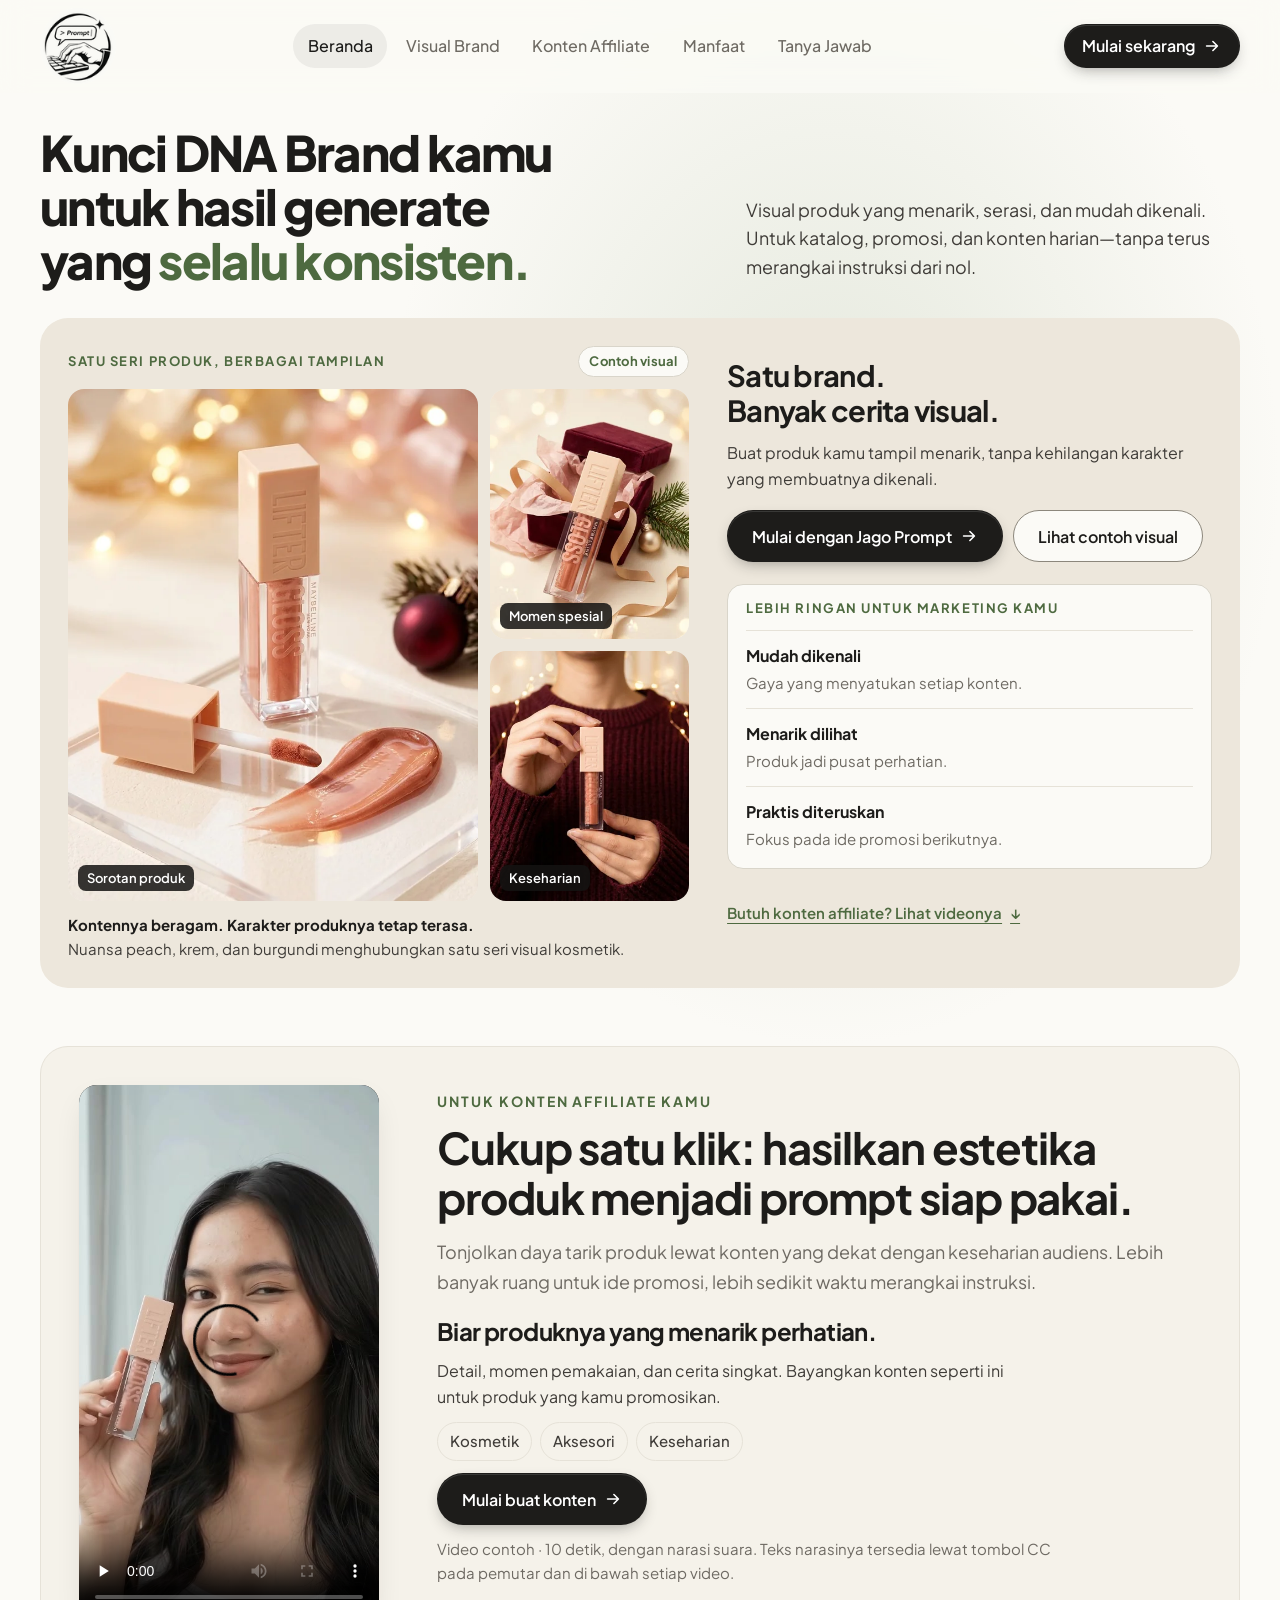
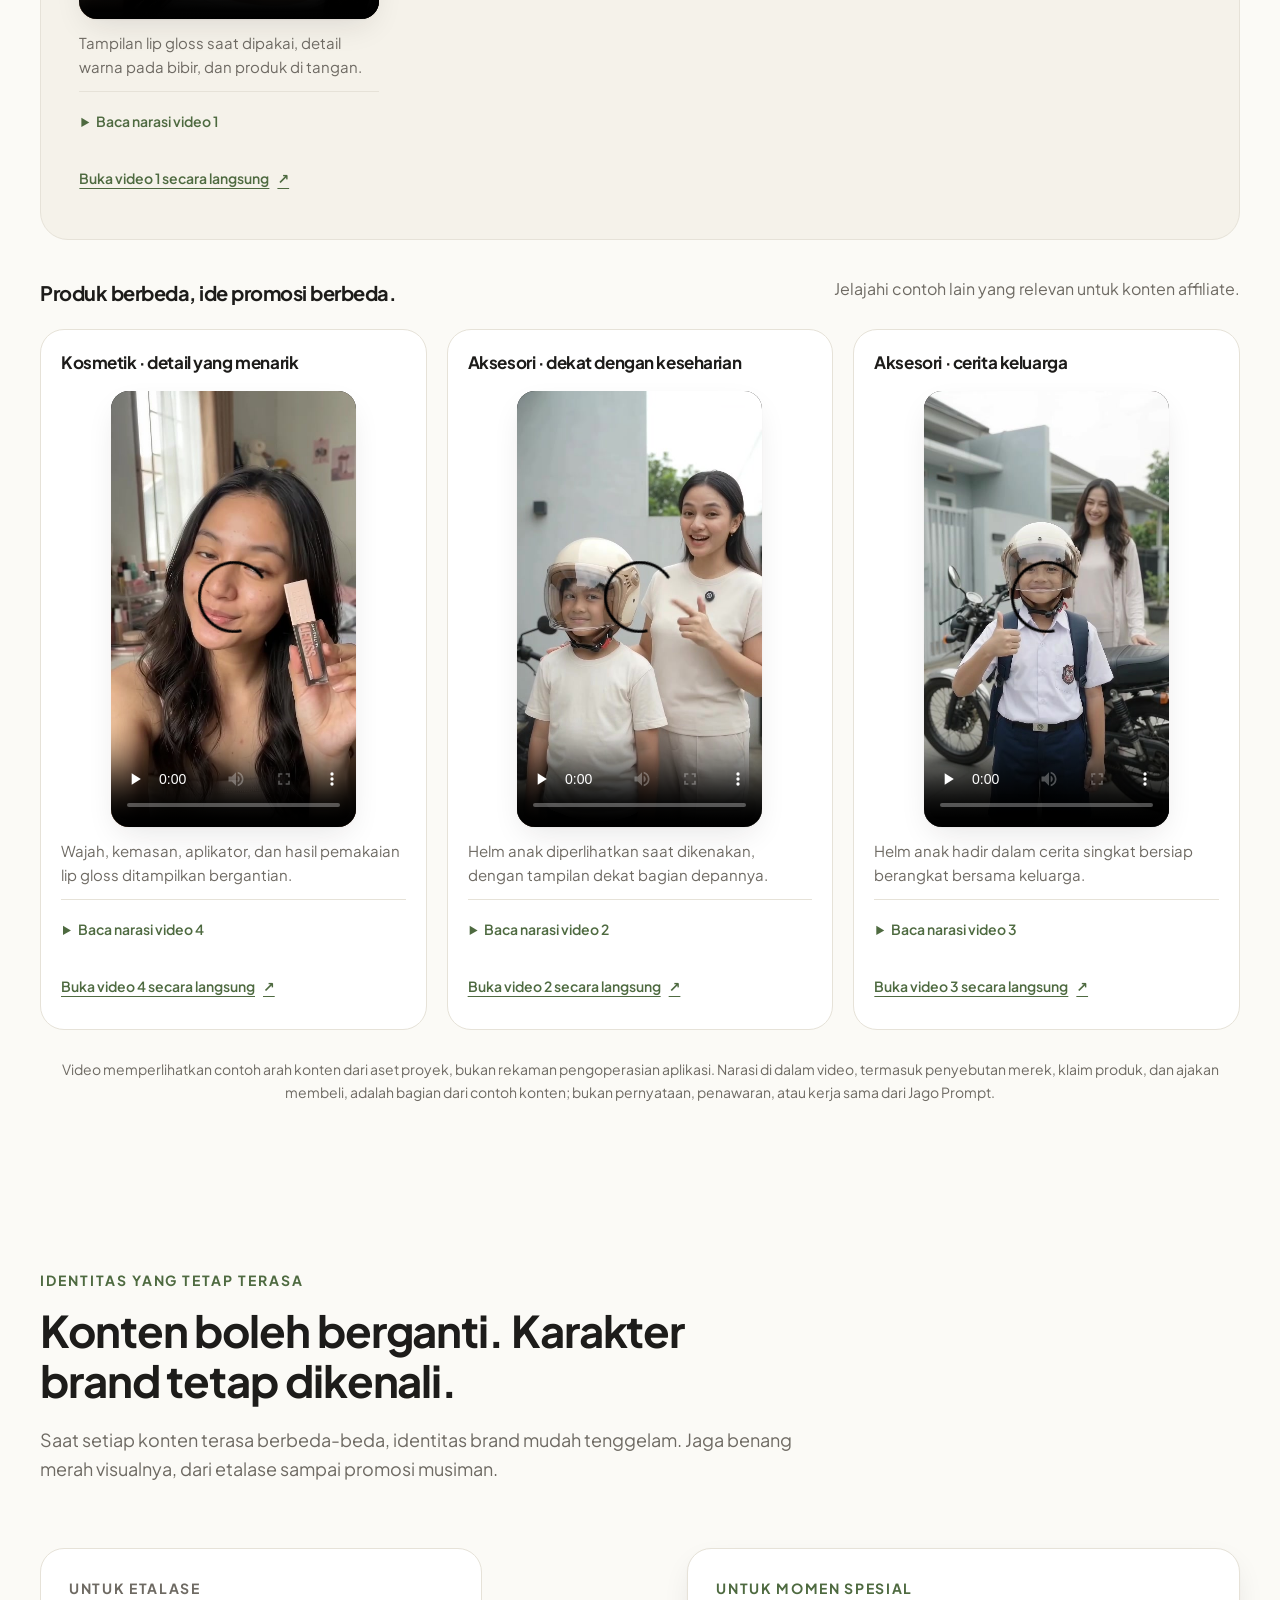
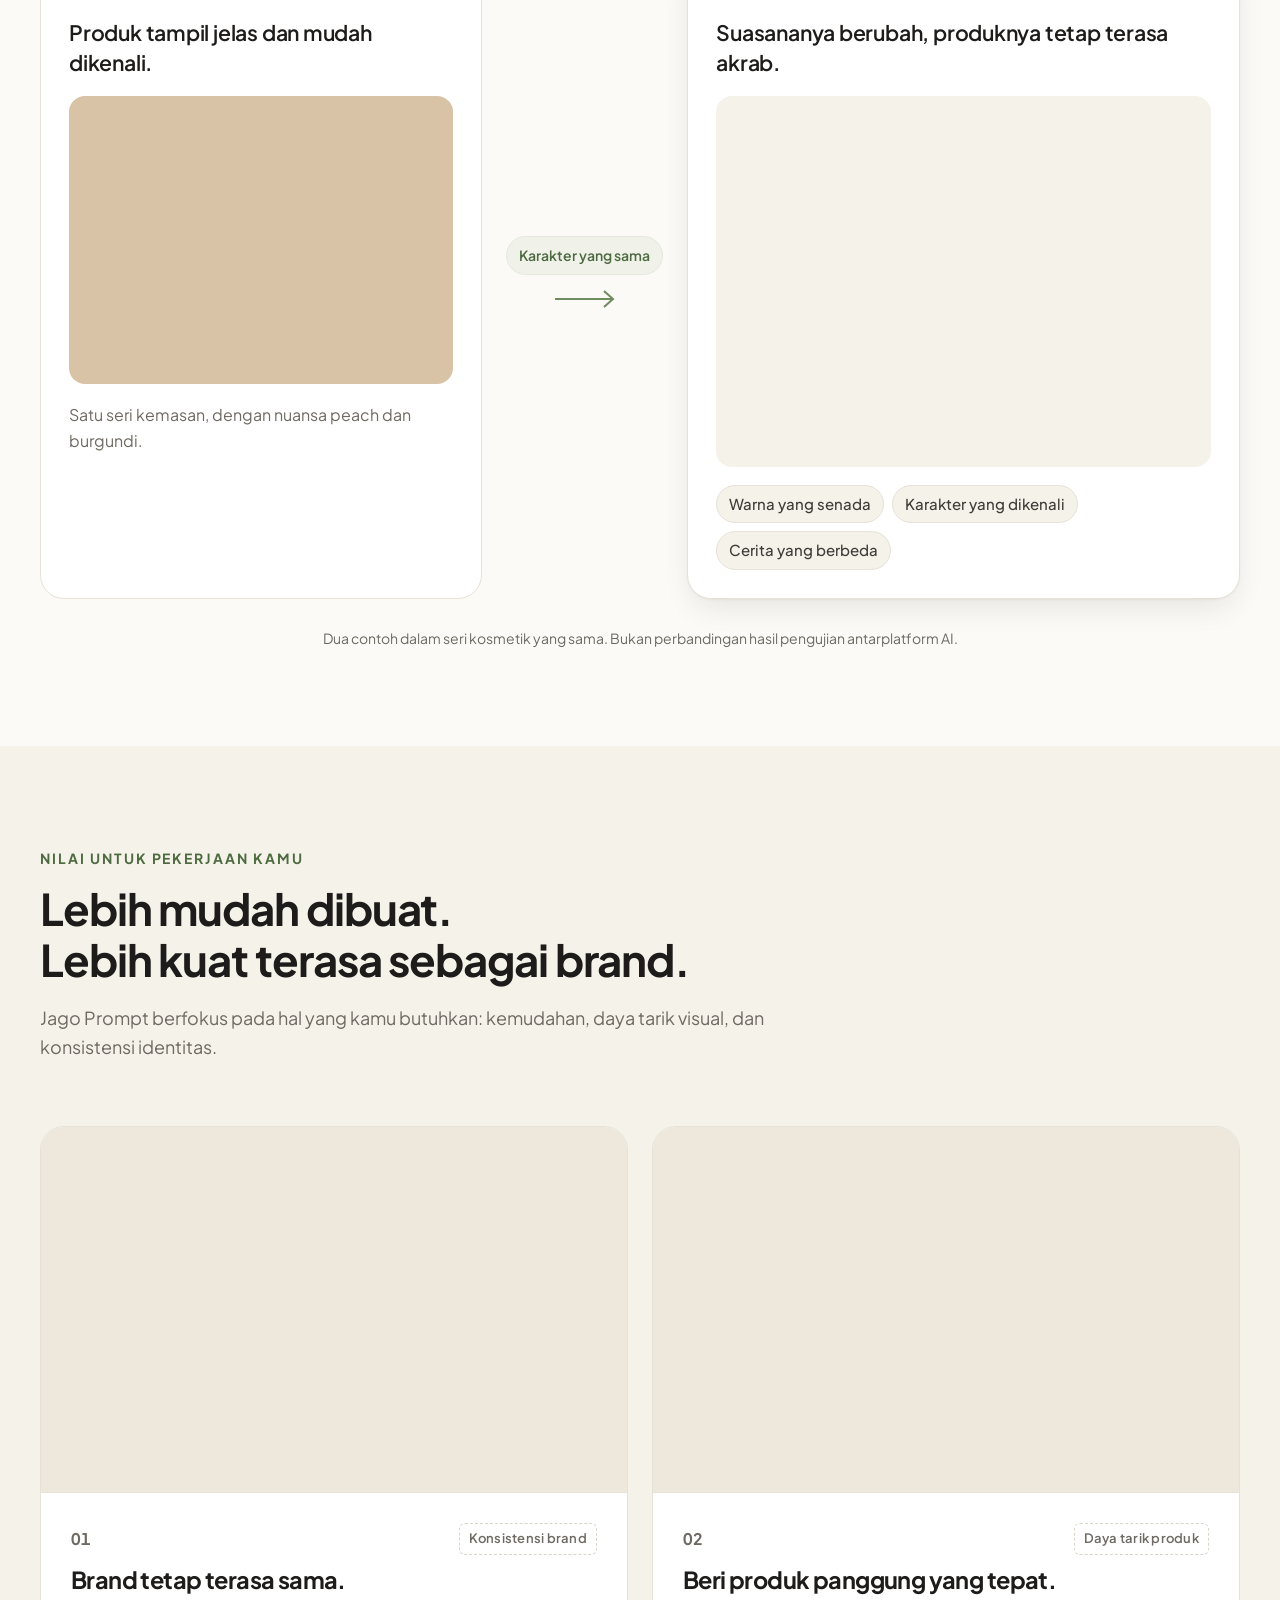
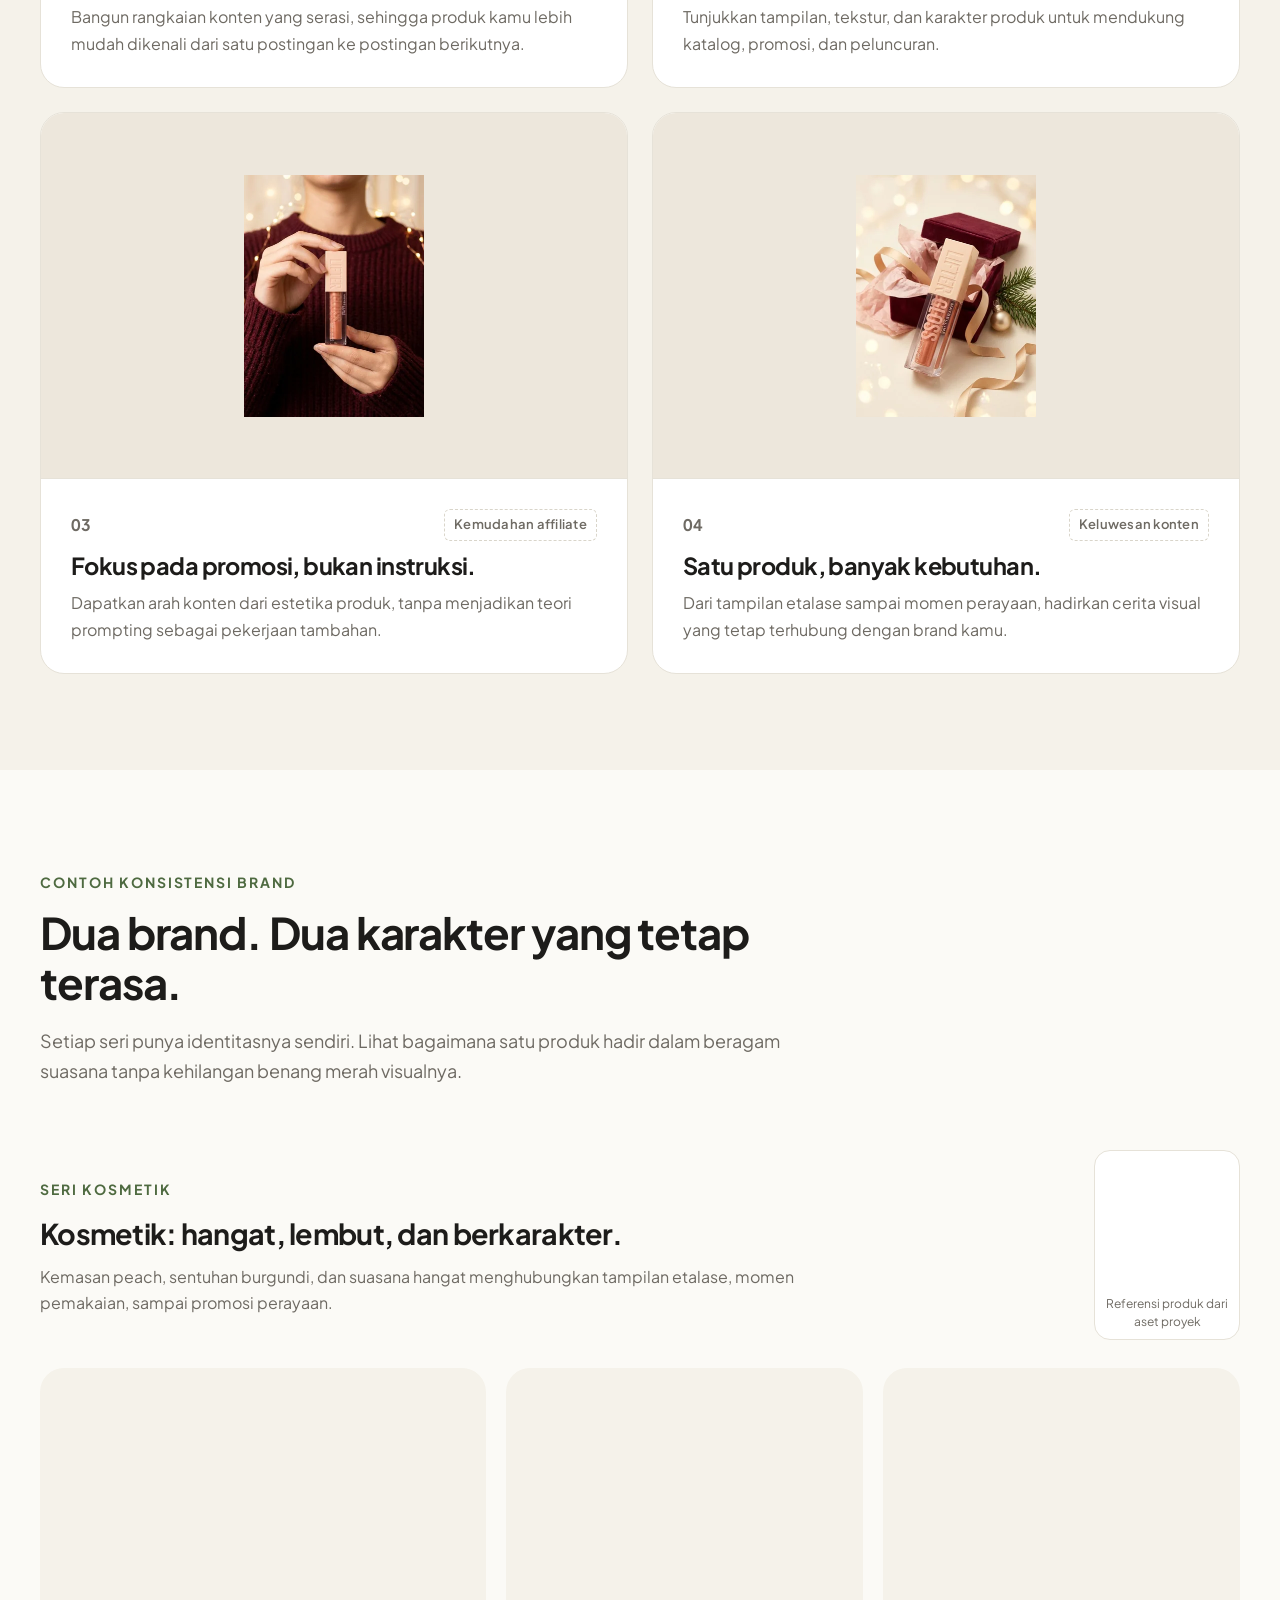
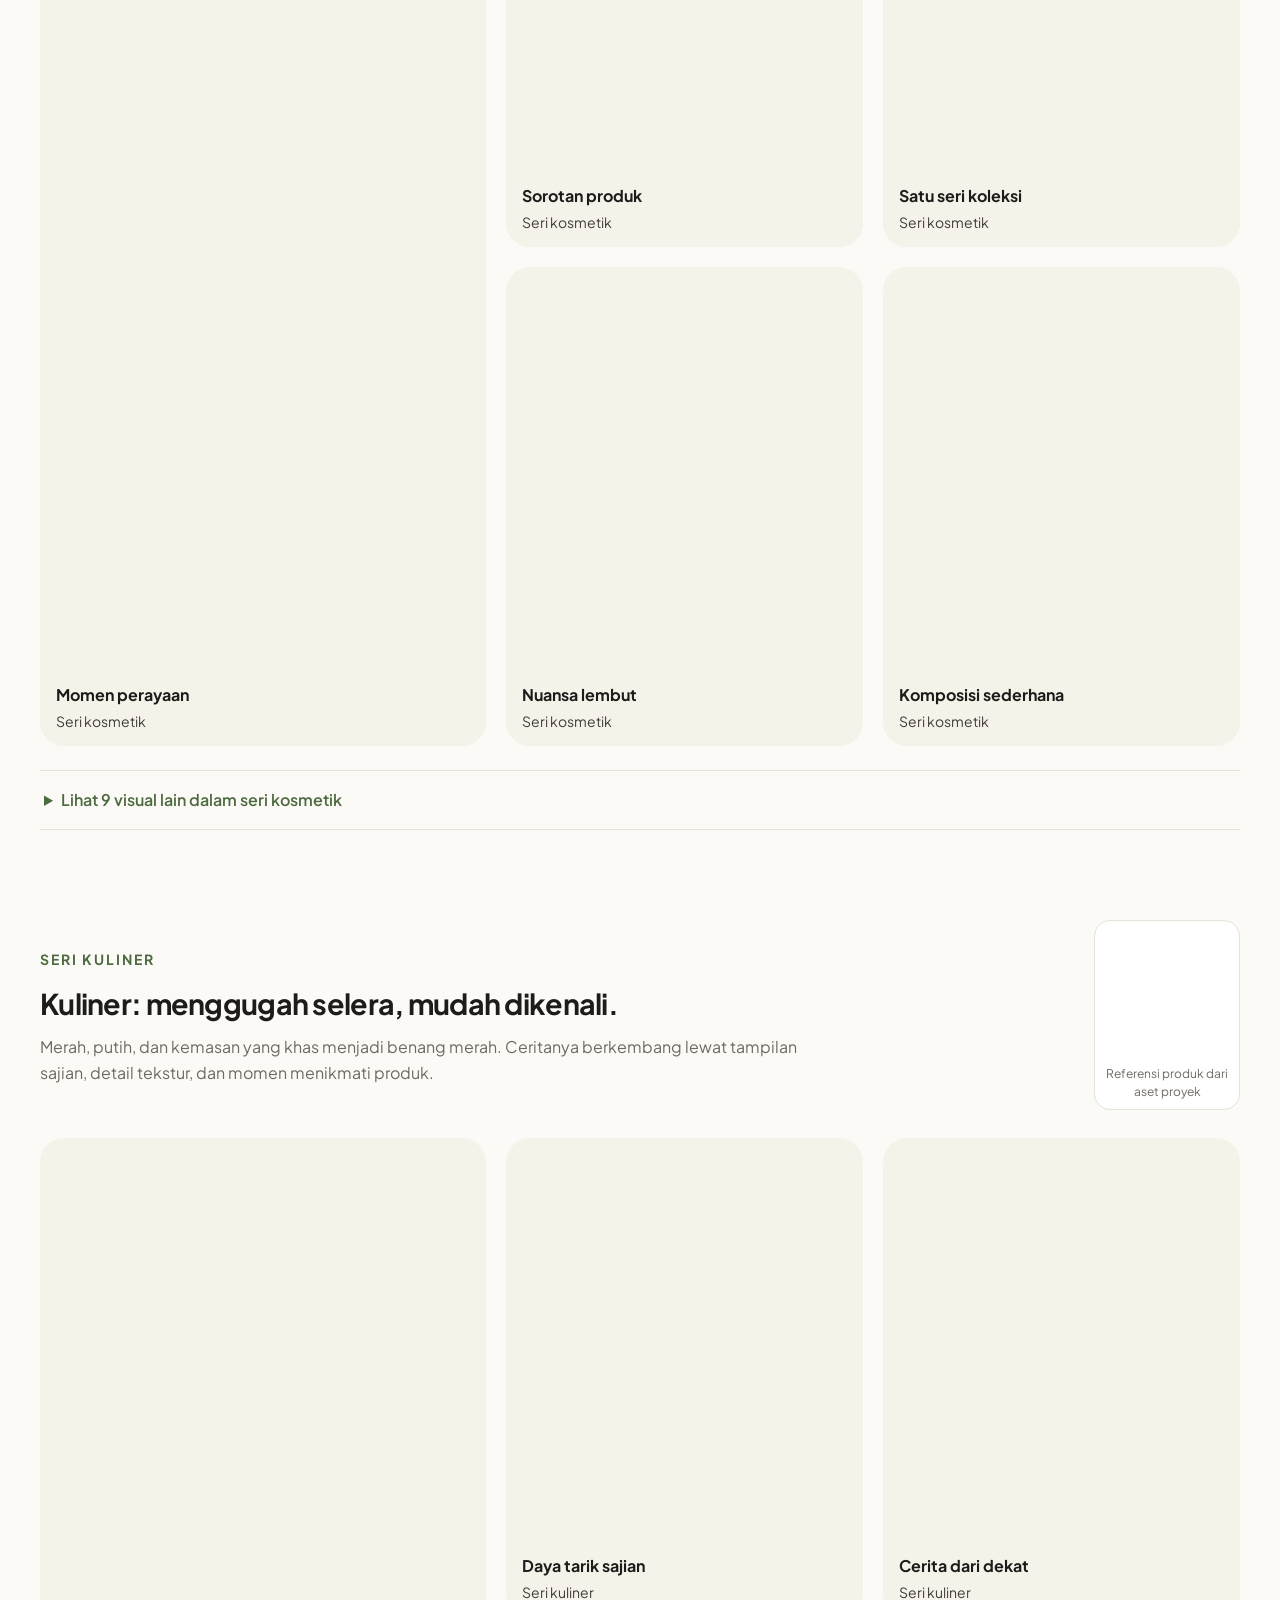
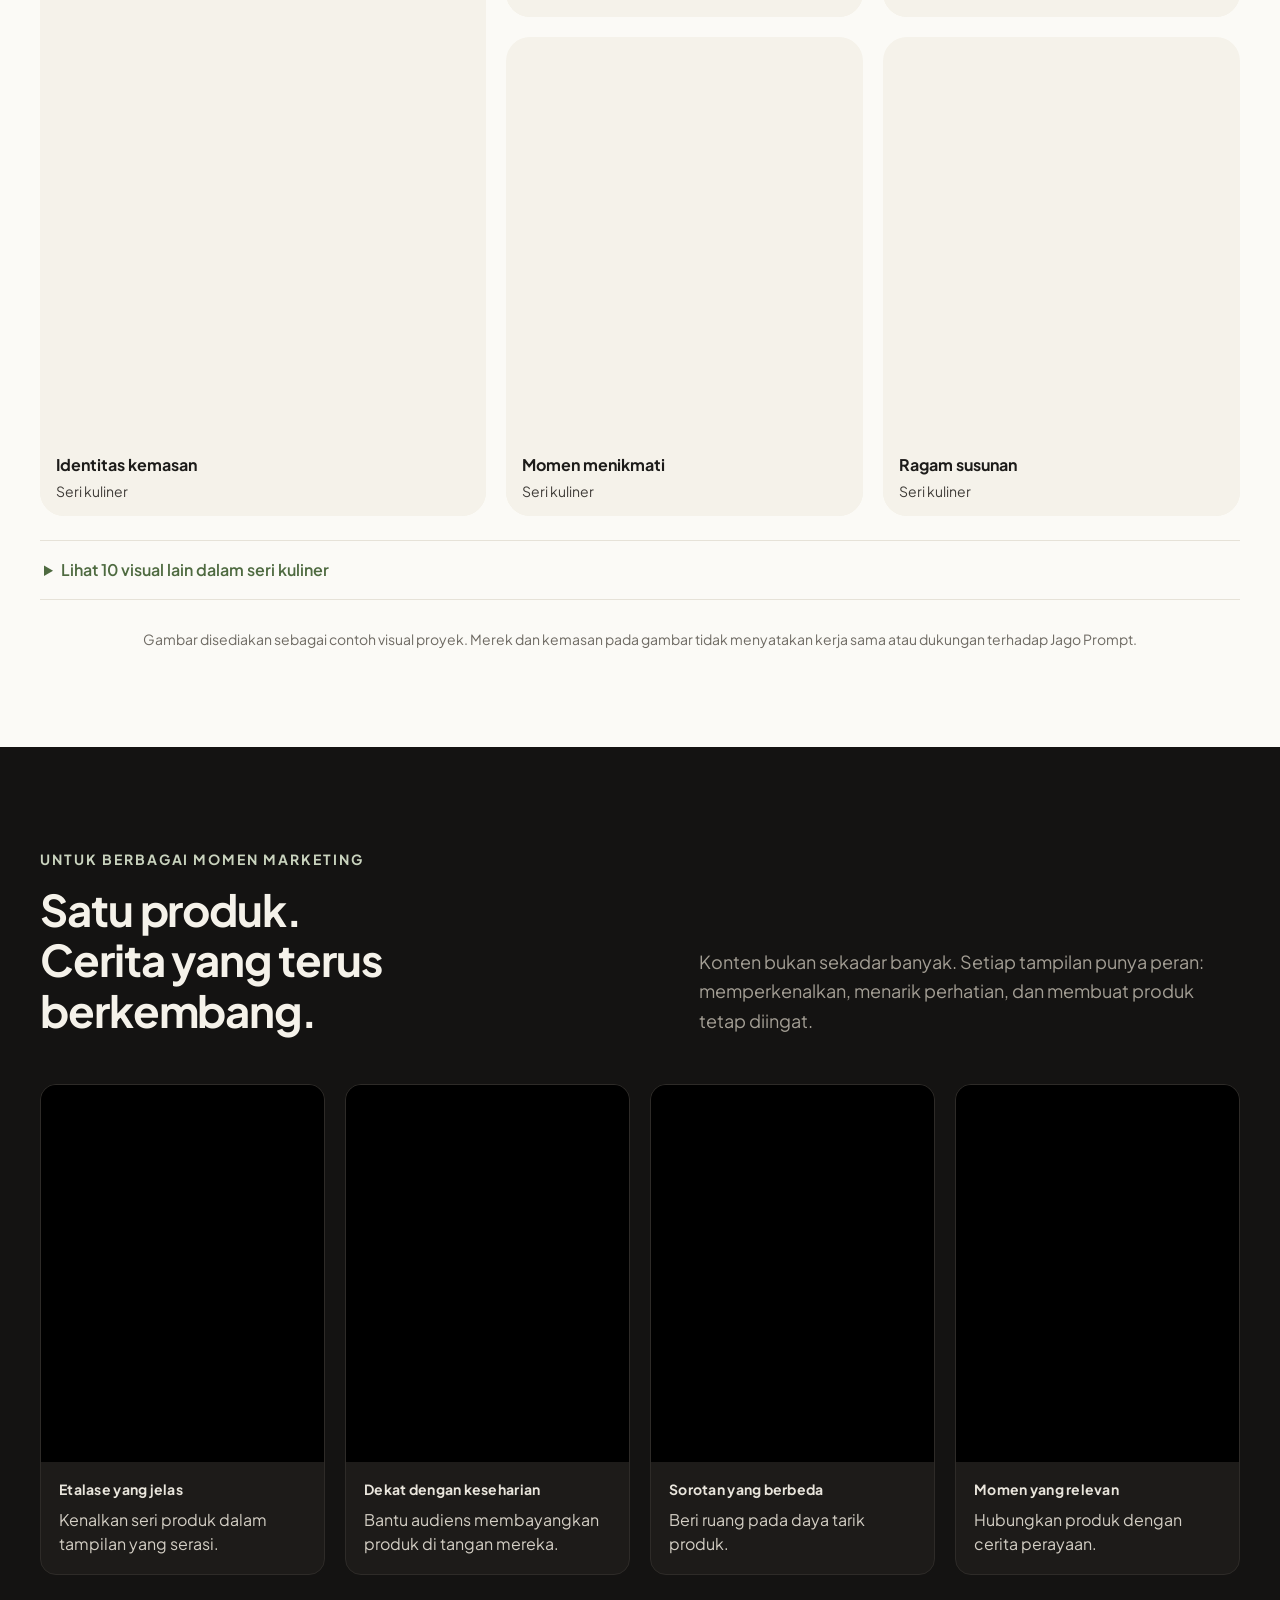
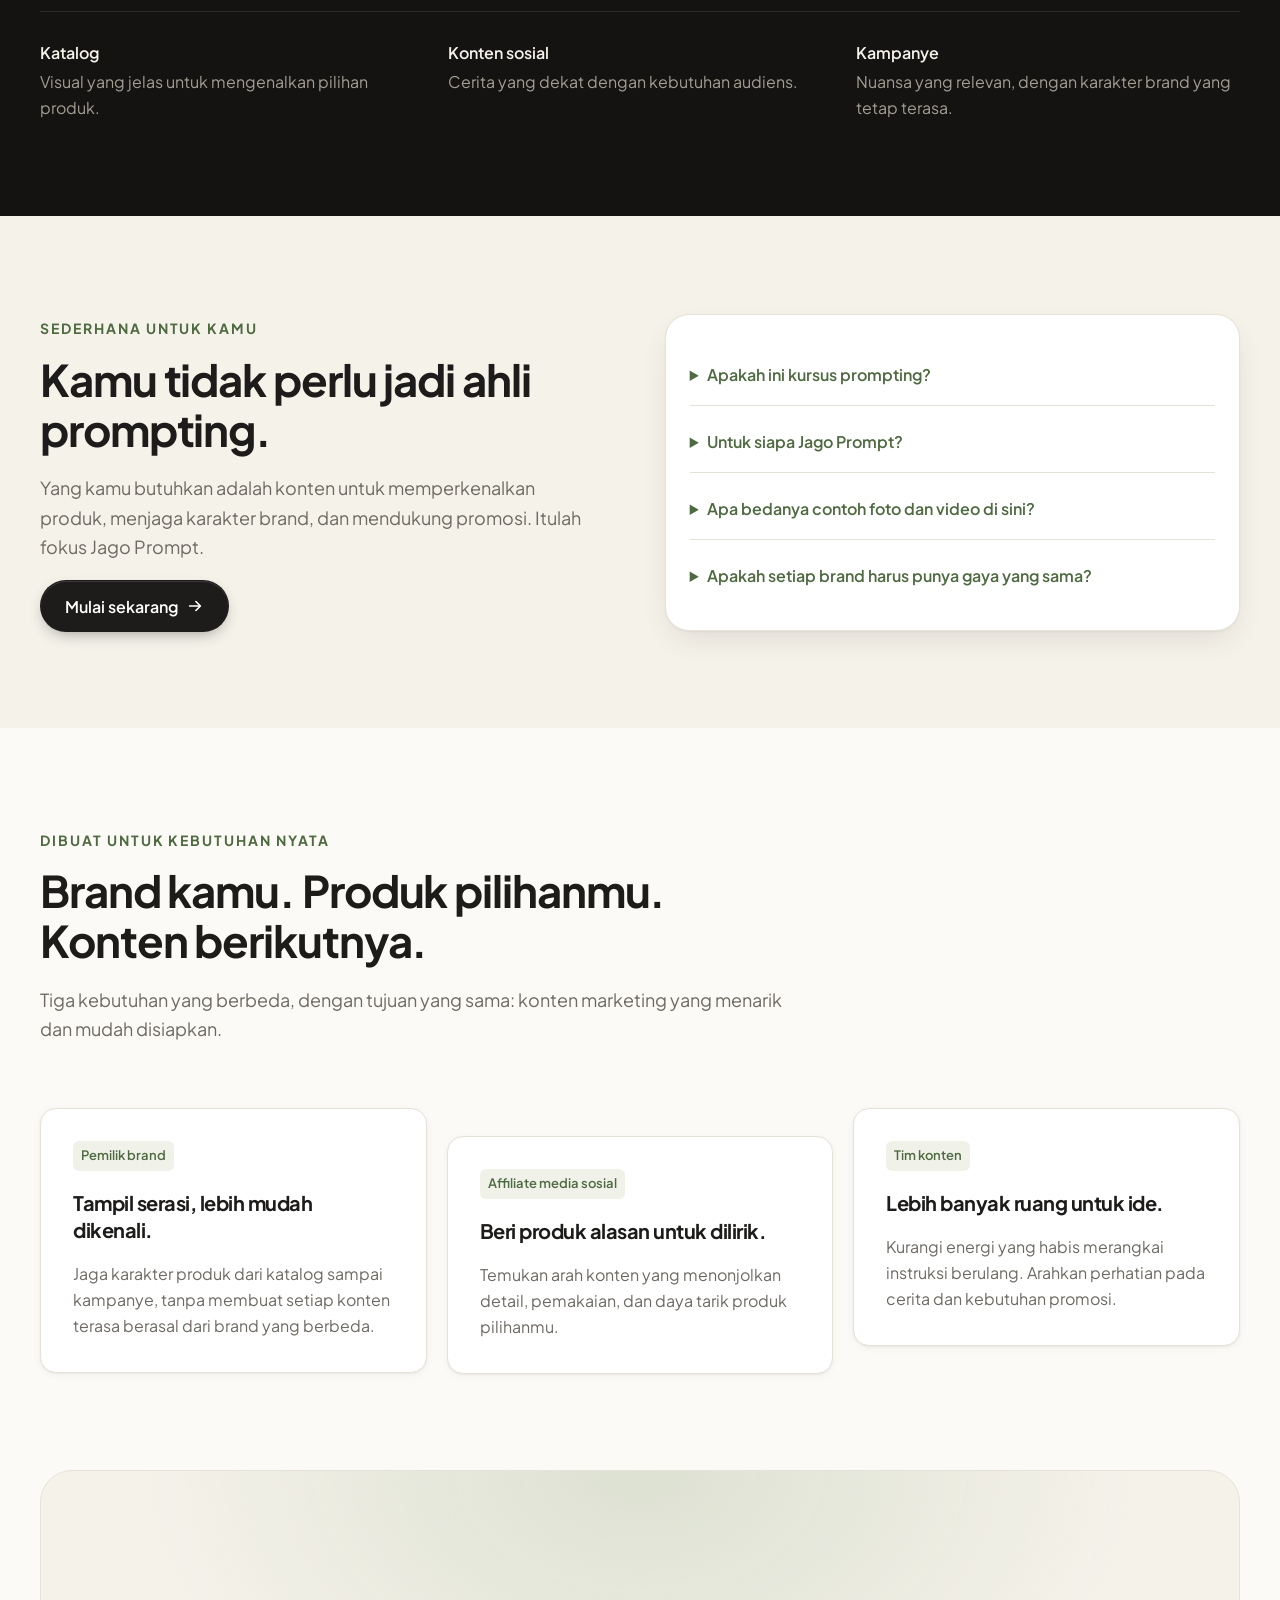
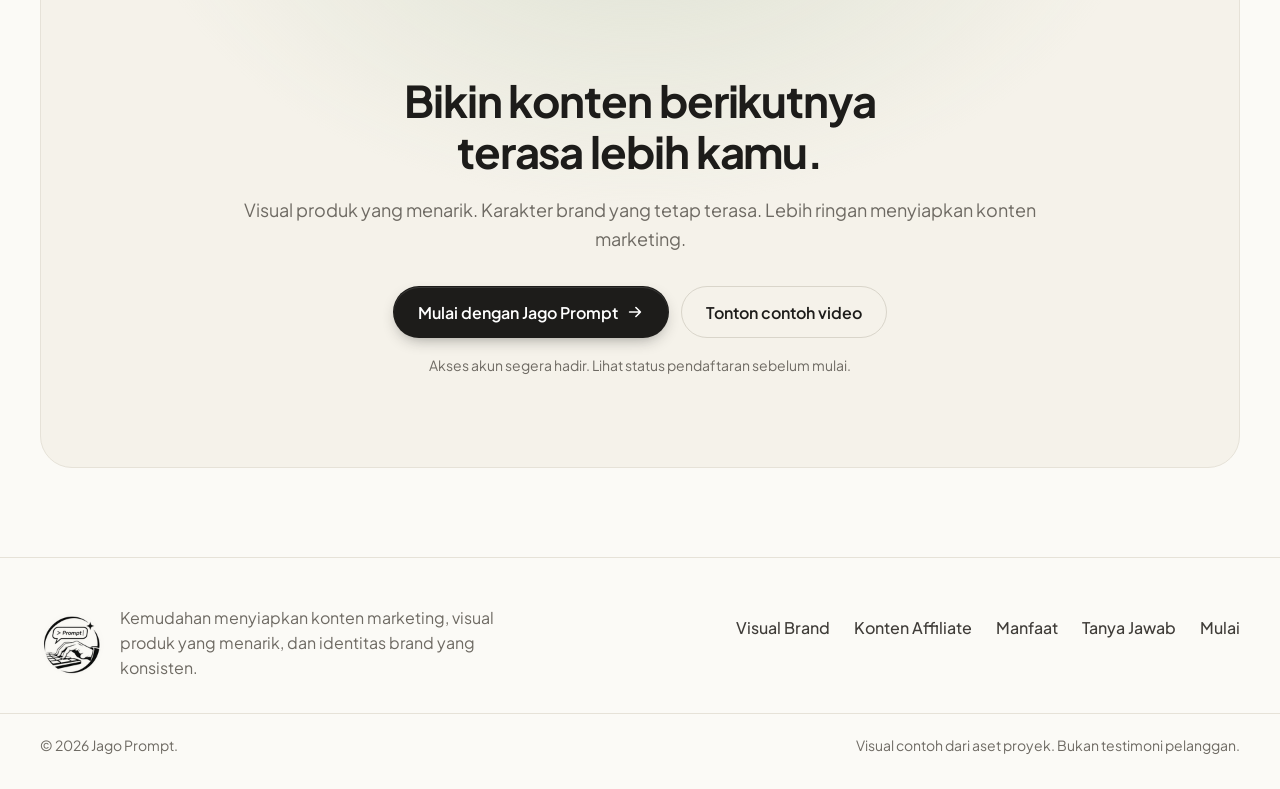
<file: website/index.html>
<!DOCTYPE html>
<html lang="id">
 <head>
  <meta charset="utf-8"/>
  <meta content="width=device-width, initial-scale=1" name="viewport"/>
  <meta content="default-src 'self'; script-src 'self'; style-src 'self'; img-src 'self' data:; media-src 'self'; font-src 'self'; connect-src 'none'; object-src 'none'; base-uri 'self'; form-action 'none'" http-equiv="Content-Security-Policy"/>
  <meta content="preview" name="jp-release-profile"/>
  <meta content="1.4.0" name="jp-version"/>
  <title>
   Jago Prompt — Visual Produk Konsisten &amp; Konten Affiliate
  </title>
  <meta content="Visual produk yang menarik, identitas brand yang konsisten, dan prompt siap pakai untuk kebutuhan konten marketing. Kenali Jago Prompt lewat contoh foto dan video." name="description"/>
  <meta content="#FBFAF6" name="theme-color"/>
  <meta content="noindex, follow" name="robots"/>
  <meta content="website" property="og:type"/>
  <meta content="id_ID" property="og:locale"/>
  <meta content="Jago Prompt" property="og:site_name"/>
  <meta content="Jago Prompt — Satu Brand, Banyak Cerita Visual" property="og:title"/>
  <meta content="Visual yang serasi untuk brand, konten yang relevan untuk affiliate. Lihat contoh foto dan video Jago Prompt." property="og:description"/>
  <meta content="assets/media/kosmetik-02-896.webp" property="og:image"/>
  <meta content="summary" name="twitter:card"/>
  <link href="assets/brand/favicon-32.png" rel="icon" sizes="32x32" type="image/png"/>
  <link href="assets/brand/favicon-180.png" rel="apple-touch-icon" sizes="180x180"/>
  <link as="font" crossorigin="" href="assets/fonts/plus-jakarta-sans-latin-400-normal.woff2" rel="preload" type="font/woff2"/>
  <link as="font" crossorigin="" href="assets/fonts/plus-jakarta-sans-latin-700-normal.woff2" rel="preload" type="font/woff2"/>
  <link as="font" crossorigin="" href="assets/fonts/plus-jakarta-sans-latin-800-normal.woff2" rel="preload" type="font/woff2"/>
  <link as="image" fetchpriority="high" href="assets/media/kosmetik-02-896.webp" imagesizes="(max-width: 640px) 58vw, (max-width: 960px) 56vw, 410px" imagesrcset="assets/media/kosmetik-02-360.webp 360w, assets/media/kosmetik-02-720.webp 720w, assets/media/kosmetik-02-896.webp 896w" rel="preload"/>
  <!-- js/flag.js menandai JS aktif sebelum render pertama dan mencabutnya bila main.js gagal dimuat (tanpa inline script, agar CSP berlaku). -->
  <script src="js/flag.js">
  </script>
  <link href="css/styles.css" rel="stylesheet"/>
  <script type="application/ld+json">
   {
  "@context": "https://schema.org",
  "@type": "WebSite",
  "name": "Jago Prompt",
  "inLanguage": "id-ID",
  "description": "Kemudahan menyiapkan konten marketing dengan visual produk yang menarik dan identitas brand yang konsisten."
}
  </script>
  <link href="css/sales.css" rel="stylesheet"/>
 </head>
 <body class="sales-page">
  <a class="skip-link" href="#konten">
   Lewati ke konten
  </a>
  <header class="site-header" data-header="">
   <div class="container header-inner">
    <a aria-label="Jago Prompt — kembali ke beranda" class="brand" href="#beranda">
     <img alt="Logo Jago Prompt" height="76" sizes="(max-width: 640px) 64px, 76px" src="assets/brand/logo-jago-prompt-96.png" srcset="assets/brand/logo-jago-prompt-96.png 96w, assets/brand/logo-jago-prompt-256.png 256w" width="76"/>
    </a>
    <nav aria-label="Navigasi utama" class="main-nav">
     <ul class="nav-list" data-nav="" id="nav-menu">
      <li>
       <a class="nav-link" href="#beranda">
        Beranda
       </a>
      </li>
      <li>
       <a class="nav-link" href="#arahan-foto">
        Visual Brand
       </a>
      </li>
      <li>
       <a class="nav-link" href="#hasil-video">
        Konten Affiliate
       </a>
      </li>
      <li>
       <a class="nav-link" href="#fitur">
        Manfaat
       </a>
      </li>
      <li>
       <a class="nav-link" href="#pemula">
        Tanya Jawab
       </a>
      </li>
      <li class="nav-cta-mobile">
       <a class="btn btn-dark btn-block" data-register-link="" href="daftar.html">
        Mulai dengan Jago Prompt
        <svg aria-hidden="true" class="btn-icon" viewbox="0 0 20 20">
         <path d="M4 10h11m-4-5 5 5-5 5" fill="none" stroke="currentColor" stroke-linecap="round" stroke-linejoin="round" stroke-width="1.8">
         </path>
        </svg>
       </a>
      </li>
     </ul>
    </nav>
    <div class="header-actions">
     <a class="btn btn-dark btn-sm header-cta" data-register-link="" href="daftar.html">
      Mulai sekarang
      <svg aria-hidden="true" class="btn-icon" viewbox="0 0 20 20">
       <path d="M4 10h11m-4-5 5 5-5 5" fill="none" stroke="currentColor" stroke-linecap="round" stroke-linejoin="round" stroke-width="1.8">
       </path>
      </svg>
     </a>
     <button aria-controls="nav-menu" aria-expanded="false" aria-label="Buka menu" class="menu-toggle" data-menu-toggle="" type="button">
      <span>
      </span>
      <span>
      </span>
     </button>
    </div>
   </div>
  </header>
  <main id="konten" tabindex="-1">
   <section aria-labelledby="hero-title" class="hero" id="beranda">
    <div class="container">
     <div class="hero-intro">
      <h1 class="hero-title" id="hero-title">
       Kunci DNA Brand kamu untuk hasil generate yang
       <span class="hero-title-accent">
        selalu konsisten.
       </span>
      </h1>
      <p class="hero-lead">
       Visual produk yang menarik, serasi, dan mudah dikenali. Untuk katalog, promosi, dan konten harian—tanpa terus merangkai instruksi dari nol.
      </p>
     </div>
     <div class="hero-panel" data-demo="">
      <figure aria-labelledby="hero-results-caption" class="hero-results">
       <div class="hero-results-head">
        <span class="panel-label">
         Satu seri produk, berbagai tampilan
        </span>
        <span class="demo-badge">
         Contoh visual
        </span>
       </div>
       <div class="hero-mosaic">
        <div class="hero-shot hero-shot-main">
         <img alt="Lip gloss bernuansa peach dengan tekstur sapuan, lampu hangat, dan dekorasi perayaan" class="" decoding="async" fetchpriority="high" height="1200" loading="eager" sizes="(max-width: 640px) 58vw, (max-width: 960px) 56vw, 410px" src="assets/media/kosmetik-02-896.webp" srcset="assets/media/kosmetik-02-360.webp 360w, assets/media/kosmetik-02-720.webp 720w, assets/media/kosmetik-02-896.webp 896w" width="896"/>
         <span class="hero-shot-tag">
          Sorotan produk
         </span>
        </div>
        <div class="hero-shot">
         <img alt="Lip gloss di samping kotak hadiah burgundi dan pita krem" class="" decoding="async" height="1200" loading="lazy" sizes="(max-width: 640px) 28vw, 210px" src="assets/media/kosmetik-08-896.webp" srcset="assets/media/kosmetik-08-360.webp 360w, assets/media/kosmetik-08-720.webp 720w, assets/media/kosmetik-08-896.webp 896w" width="896"/>
         <span class="hero-shot-tag">
          Momen spesial
         </span>
        </div>
        <div class="hero-shot">
         <img alt="Seseorang bersweater burgundi memegang kemasan lip gloss bernuansa peach" class="" decoding="async" height="1200" loading="lazy" sizes="(max-width: 640px) 28vw, 210px" src="assets/media/kosmetik-06-896.webp" srcset="assets/media/kosmetik-06-360.webp 360w, assets/media/kosmetik-06-720.webp 720w, assets/media/kosmetik-06-896.webp 896w" width="896"/>
         <span class="hero-shot-tag">
          Keseharian
         </span>
        </div>
       </div>
       <figcaption class="hero-results-caption" id="hero-results-caption">
        <b>
         Kontennya beragam. Karakter produknya tetap terasa.
        </b>
        <br/>
        Nuansa peach, krem, dan burgundi menghubungkan satu seri visual kosmetik.
       </figcaption>
      </figure>
      <div class="hero-side">
       <div>
        <p class="hero-tagline">
         Satu brand.
         <br/>
         Banyak cerita visual.
        </p>
        <p class="sales-support">
         Buat produk kamu tampil menarik, tanpa kehilangan karakter yang membuatnya dikenali.
        </p>
        <div class="hero-actions">
         <a class="btn btn-dark btn-lg" data-register-link="" href="daftar.html">
          Mulai dengan Jago Prompt
          <svg aria-hidden="true" class="btn-icon" viewbox="0 0 20 20">
           <path d="M4 10h11m-4-5 5 5-5 5" fill="none" stroke="currentColor" stroke-linecap="round" stroke-linejoin="round" stroke-width="1.8">
           </path>
          </svg>
         </a>
         <a class="btn btn-ghost btn-lg" href="#arahan-foto">
          Lihat contoh visual
         </a>
        </div>
       </div>
       <div class="style-guide benefit-summary">
        <p class="panel-label">
         Lebih ringan untuk marketing kamu
        </p>
        <ul class="benefit-points">
         <li>
          <b>
           Mudah dikenali
          </b>
          <span>
           Gaya yang menyatukan setiap konten.
          </span>
         </li>
         <li>
          <b>
           Menarik dilihat
          </b>
          <span>
           Produk jadi pusat perhatian.
          </span>
         </li>
         <li>
          <b>
           Praktis diteruskan
          </b>
          <span>
           Fokus pada ide promosi berikutnya.
          </span>
         </li>
        </ul>
       </div>
       <a class="text-link" href="#hasil-video">
        Butuh konten affiliate? Lihat videonya
        <span aria-hidden="true">
         ↓
        </span>
       </a>
      </div>
     </div>
    </div>
   </section>
   <section aria-labelledby="video-title" class="section section-video" id="hasil-video">
    <div class="container">
     <div class="video-card">
      <header class="video-head">
       <p class="kicker">
        Untuk konten affiliate kamu
       </p>
       <h2 class="section-title" id="video-title">
        Cukup satu klik: hasilkan estetika produk menjadi prompt siap pakai.
       </h2>
       <p class="section-lead">
        Tonjolkan daya tarik produk lewat konten yang dekat dengan keseharian audiens. Lebih banyak ruang untuk ide promosi, lebih sedikit waktu merangkai instruksi.
       </p>
      </header>
      <div class="video-player">
       <div class="media-unit" data-media-unit="">
        <video aria-describedby="video-desc-1" aria-label="Kosmetik · momen pemakaian" class="video-el" controls="" data-video="" height="854" id="video-1" playsinline="" poster="assets/media/affiliate-01-poster.jpg" preload="none" width="480">
         <source src="assets/media/affiliate-01.mp4" type="video/mp4"/>
         <track kind="captions" label="Bahasa Indonesia" src="assets/media/affiliate-01.id.vtt" srclang="id"/>
         Browser kamu tidak mendukung video HTML5.
        </video>
        <div class="video-status-box">
         <p aria-live="polite" class="video-status" data-video-status="" role="status">
         </p>
         <button class="btn btn-ghost btn-sm" data-video-retry="" hidden="" type="button">
          Coba putar lagi
         </button>
        </div>
        <p class="video-hint" id="video-desc-1">
         Tampilan lip gloss saat dipakai, detail warna pada bibir, dan produk di tangan.
        </p>
        <details class="inline-details media-transcript">
         <summary>
          Baca narasi video 1
         </summary>
         <p>
          Makeup udah rapi, tapi bibirnya flat banget? Layer di atas lipstikmu. Langsung plumpy, nggak lengket, warnanya intense. Cocok semua tone kulit. Shade incaran keburu habis, amankan sekarang!
         </p>
        </details>
        <a class="text-link media-fallback" href="assets/media/affiliate-01.mp4">
         Buka video 1 secara langsung
         <span aria-hidden="true">
          ↗
         </span>
        </a>
       </div>
      </div>
      <div class="video-body">
       <p class="hero-tagline">
        Biar produknya yang menarik perhatian.
       </p>
       <p class="sales-support">
        Detail, momen pemakaian, dan cerita singkat. Bayangkan konten seperti ini untuk produk yang kamu promosikan.
       </p>
       <ul class="chip-list">
        <li>
         Kosmetik
        </li>
        <li>
         Aksesori
        </li>
        <li>
         Keseharian
        </li>
       </ul>
       <a class="btn btn-dark btn-lg" data-register-link="" href="daftar.html">
        Mulai buat konten
        <svg aria-hidden="true" class="btn-icon" viewbox="0 0 20 20">
         <path d="M4 10h11m-4-5 5 5-5 5" fill="none" stroke="currentColor" stroke-linecap="round" stroke-linejoin="round" stroke-width="1.8">
         </path>
        </svg>
       </a>
       <p class="video-hint">
        Video contoh · 10 detik, dengan narasi suara. Teks narasinya tersedia lewat tombol CC pada pemutar dan di bawah setiap video.
       </p>
      </div>
     </div>
     <div class="video-series-head">
      <h3>
       Produk berbeda, ide promosi berbeda.
      </h3>
      <p>
       Jelajahi contoh lain yang relevan untuk konten affiliate.
      </p>
     </div>
     <div class="affiliate-grid">
      <article class="affiliate-card">
       <h3>
        Kosmetik · detail yang menarik
       </h3>
       <div class="media-unit" data-media-unit="">
        <video aria-describedby="video-desc-4" aria-label="Kosmetik · detail yang menarik" class="video-el" controls="" data-video="" height="854" id="video-4" playsinline="" poster="assets/media/affiliate-04-poster.jpg" preload="none" width="480">
         <source src="assets/media/affiliate-04.mp4" type="video/mp4"/>
         <track kind="captions" label="Bahasa Indonesia" src="assets/media/affiliate-04.id.vtt" srclang="id"/>
         Browser kamu tidak mendukung video HTML5.
        </video>
        <div class="video-status-box">
         <p aria-live="polite" class="video-status" data-video-status="" role="status">
         </p>
         <button class="btn btn-ghost btn-sm" data-video-retry="" hidden="" type="button">
          Coba putar lagi
         </button>
        </div>
        <p class="video-hint" id="video-desc-4">
         Wajah, kemasan, aplikator, dan hasil pemakaian lip gloss ditampilkan bergantian.
        </p>
        <details class="inline-details media-transcript">
         <summary>
          Baca narasi video 4
         </summary>
         <p>
          Bibir kering pas difoto? Tahan! Ini Maybelline Lifter Gloss, ada hyaluronic acid. Sekali oles terasa lembap dan glossy. Ada 6 shade. Checkout sebelum shade incaranmu kehabisan.
         </p>
        </details>
        <a class="text-link media-fallback" href="assets/media/affiliate-04.mp4">
         Buka video 4 secara langsung
         <span aria-hidden="true">
          ↗
         </span>
        </a>
       </div>
      </article>
      <article class="affiliate-card">
       <h3>
        Aksesori · dekat dengan keseharian
       </h3>
       <div class="media-unit" data-media-unit="">
        <video aria-describedby="video-desc-2" aria-label="Aksesori · dekat dengan keseharian" class="video-el" controls="" data-video="" height="854" id="video-2" playsinline="" poster="assets/media/affiliate-02-poster.jpg" preload="none" width="480">
         <source src="assets/media/affiliate-02.mp4" type="video/mp4"/>
         <track kind="captions" label="Bahasa Indonesia" src="assets/media/affiliate-02.id.vtt" srclang="id"/>
         Browser kamu tidak mendukung video HTML5.
        </video>
        <div class="video-status-box">
         <p aria-live="polite" class="video-status" data-video-status="" role="status">
         </p>
         <button class="btn btn-ghost btn-sm" data-video-retry="" hidden="" type="button">
          Coba putar lagi
         </button>
        </div>
        <p class="video-hint" id="video-desc-2">
         Helm anak diperlihatkan saat dikenakan, dengan tampilan dekat bagian depannya.
        </p>
        <details class="inline-details media-transcript">
         <summary>
          Baca narasi video 2
         </summary>
         <p>
          Anak ogah pakai helm? Coba yang ini. Gayanya retro, busanya empuk, kacanya bening full. Usia 4–12 tahun. Warna krem incaran, checkout sebelum kehabisan.
         </p>
        </details>
        <a class="text-link media-fallback" href="assets/media/affiliate-02.mp4">
         Buka video 2 secara langsung
         <span aria-hidden="true">
          ↗
         </span>
        </a>
       </div>
      </article>
      <article class="affiliate-card">
       <h3>
        Aksesori · cerita keluarga
       </h3>
       <div class="media-unit" data-media-unit="">
        <video aria-describedby="video-desc-3" aria-label="Aksesori · cerita keluarga" class="video-el" controls="" data-video="" height="854" id="video-3" playsinline="" poster="assets/media/affiliate-03-poster.jpg" preload="none" width="480">
         <source src="assets/media/affiliate-03.mp4" type="video/mp4"/>
         <track kind="captions" label="Bahasa Indonesia" src="assets/media/affiliate-03.id.vtt" srclang="id"/>
         Browser kamu tidak mendukung video HTML5.
        </video>
        <div class="video-status-box">
         <p aria-live="polite" class="video-status" data-video-status="" role="status">
         </p>
         <button class="btn btn-ghost btn-sm" data-video-retry="" hidden="" type="button">
          Coba putar lagi
         </button>
        </div>
        <p class="video-hint" id="video-desc-3">
         Helm anak hadir dalam cerita singkat bersiap berangkat bersama keluarga.
        </p>
        <details class="inline-details media-transcript">
         <summary>
          Baca narasi video 3
         </summary>
         <p>
          Telat sekolah gara-gara drama helm? Stop! Helm retro krem bikin anak semangat berangkat. Busa plus, usia 4–12 tahun. Warna incaran, checkout sebelum kehabisan.
         </p>
        </details>
        <a class="text-link media-fallback" href="assets/media/affiliate-03.mp4">
         Buka video 3 secara langsung
         <span aria-hidden="true">
          ↗
         </span>
        </a>
       </div>
      </article>
     </div>
     <p class="fineprint">
      Video memperlihatkan contoh arah konten dari aset proyek, bukan rekaman pengoperasian aplikasi. Narasi di dalam video, termasuk penyebutan merek, klaim produk, dan ajakan membeli, adalah bagian dari contoh konten; bukan pernyataan, penawaran, atau kerja sama dari Jago Prompt.
     </p>
    </div>
   </section>
   <section aria-labelledby="ide-title" class="section" id="ide">
    <div class="container">
     <header class="section-head reveal">
      <p class="kicker">
       Identitas yang tetap terasa
      </p>
      <h2 class="section-title" id="ide-title">
       Konten boleh berganti. Karakter brand tetap dikenali.
      </h2>
      <p class="section-lead">
       Saat setiap konten terasa berbeda-beda, identitas brand mudah tenggelam. Jaga benang merah visualnya, dari etalase sampai promosi musiman.
      </p>
     </header>
     <div class="compare">
      <article class="compare-card compare-before">
       <p class="compare-label">
        Untuk etalase
       </p>
       <p class="compare-quote">
        Produk tampil jelas dan mudah dikenali.
       </p>
       <div class="compare-media">
        <img alt="Tiga kemasan lip gloss dengan latar burgundi dan bidang merah muda" class="" decoding="async" height="1200" loading="lazy" sizes="(max-width: 640px) 90vw, (max-width: 960px) 45vw, 380px" src="assets/media/kosmetik-07-896.webp" srcset="assets/media/kosmetik-07-360.webp 360w, assets/media/kosmetik-07-720.webp 720w, assets/media/kosmetik-07-896.webp 896w" width="896"/>
       </div>
       <p class="compare-note">
        Satu seri kemasan, dengan nuansa peach dan burgundi.
       </p>
      </article>
      <div aria-hidden="true" class="compare-arrow">
       <span class="compare-arrow-pill">
        Karakter yang sama
       </span>
       <svg viewbox="0 0 64 24">
        <path d="M2 12h58m-9-8 9 8-9 8" fill="none" stroke="currentColor" stroke-width="2">
        </path>
       </svg>
      </div>
      <article class="compare-card compare-after">
       <p class="compare-label compare-label-accent">
        Untuk momen spesial
       </p>
       <p class="compare-quote">
        Suasananya berubah, produknya tetap terasa akrab.
       </p>
       <div class="compare-media">
        <img alt="Lip gloss dan aplikator di atas kain burgundi, dikelilingi ranting hijau dan hiasan emas" class="" decoding="async" height="1200" loading="lazy" sizes="(max-width: 640px) 90vw, (max-width: 960px) 45vw, 380px" src="assets/media/kosmetik-11-896.webp" srcset="assets/media/kosmetik-11-360.webp 360w, assets/media/kosmetik-11-720.webp 720w, assets/media/kosmetik-11-896.webp 896w" width="896"/>
       </div>
       <ul class="chip-list">
        <li>
         Warna yang senada
        </li>
        <li>
         Karakter yang dikenali
        </li>
        <li>
         Cerita yang berbeda
        </li>
       </ul>
      </article>
     </div>
     <p class="fineprint">
      Dua contoh dalam seri kosmetik yang sama. Bukan perbandingan hasil pengujian antarplatform AI.
     </p>
    </div>
   </section>
   <section aria-labelledby="fitur-title" class="section section-tint" id="fitur">
    <div class="container">
     <header class="section-head reveal">
      <p class="kicker">
       Nilai untuk pekerjaan kamu
      </p>
      <h2 class="section-title" id="fitur-title">
       Lebih mudah dibuat.
       <br/>
       Lebih kuat terasa sebagai brand.
      </h2>
      <p class="section-lead">
       Jago Prompt berfokus pada hal yang kamu butuhkan: kemudahan, daya tarik visual, dan konsistensi identitas.
      </p>
     </header>
     <div class="feature-grid">
      <article class="feature-card reveal">
       <div class="feature-media benefit-media">
        <img alt="Lip gloss dan aplikator di atas latar burgundi gelap" class="" decoding="async" height="1200" loading="lazy" sizes="(max-width: 640px) 29vw, 190px" src="assets/media/kosmetik-04-896.webp" srcset="assets/media/kosmetik-04-360.webp 360w, assets/media/kosmetik-04-720.webp 720w, assets/media/kosmetik-04-896.webp 896w" width="896"/>
        <img alt="Tiga kemasan lip gloss dengan latar burgundi dan bidang merah muda" class="" decoding="async" height="1200" loading="lazy" sizes="(max-width: 640px) 29vw, 190px" src="assets/media/kosmetik-07-896.webp" srcset="assets/media/kosmetik-07-360.webp 360w, assets/media/kosmetik-07-720.webp 720w, assets/media/kosmetik-07-896.webp 896w" width="896"/>
        <img alt="Lip gloss dan aplikator di atas kain burgundi, dikelilingi ranting hijau dan hiasan emas" class="" decoding="async" height="1200" loading="lazy" sizes="(max-width: 640px) 29vw, 190px" src="assets/media/kosmetik-11-896.webp" srcset="assets/media/kosmetik-11-360.webp 360w, assets/media/kosmetik-11-720.webp 720w, assets/media/kosmetik-11-896.webp 896w" width="896"/>
       </div>
       <div class="feature-body">
        <div class="feature-meta">
         <span class="feature-index">
          01
         </span>
         <span class="status">
          Konsistensi brand
         </span>
        </div>
        <h3 class="feature-title">
         Brand tetap terasa sama.
        </h3>
        <p>
         Bangun rangkaian konten yang serasi, sehingga produk kamu lebih mudah dikenali dari satu postingan ke postingan berikutnya.
        </p>
       </div>
      </article>
      <article class="feature-card reveal">
       <div class="feature-media benefit-media">
        <img alt="Kotak dimsum merah-putih dengan latar dua warna merah dan putih" class="" decoding="async" height="1200" loading="lazy" sizes="(max-width: 640px) 29vw, 190px" src="assets/media/kuliner-06-896.webp" srcset="assets/media/kuliner-06-360.webp 360w, assets/media/kuliner-06-720.webp 720w, assets/media/kuliner-06-896.webp 896w" width="896"/>
        <img alt="Sumpit mencelupkan dimsum ke dalam mangkuk saus" class="" decoding="async" height="1200" loading="lazy" sizes="(max-width: 640px) 29vw, 190px" src="assets/media/kuliner-12-896.webp" srcset="assets/media/kuliner-12-360.webp 360w, assets/media/kuliner-12-720.webp 720w, assets/media/kuliner-12-896.webp 896w" width="896"/>
        <img alt="Tampilan dekat tekstur dimsum di atas kukusan bambu" class="" decoding="async" height="1200" loading="lazy" sizes="(max-width: 640px) 29vw, 190px" src="assets/media/kuliner-15-896.webp" srcset="assets/media/kuliner-15-360.webp 360w, assets/media/kuliner-15-720.webp 720w, assets/media/kuliner-15-896.webp 896w" width="896"/>
       </div>
       <div class="feature-body">
        <div class="feature-meta">
         <span class="feature-index">
          02
         </span>
         <span class="status">
          Daya tarik produk
         </span>
        </div>
        <h3 class="feature-title">
         Beri produk panggung yang tepat.
        </h3>
        <p>
         Tunjukkan tampilan, tekstur, dan karakter produk untuk mendukung katalog, promosi, dan peluncuran.
        </p>
       </div>
      </article>
      <article class="feature-card reveal">
       <div class="feature-media benefit-media">
        <img alt="Tangan membuka aplikator lip gloss di atas meja krem dengan lampu hangat" class="" decoding="async" height="1200" loading="lazy" sizes="(max-width: 640px) 29vw, 190px" src="assets/media/kosmetik-05-896.webp" srcset="assets/media/kosmetik-05-360.webp 360w, assets/media/kosmetik-05-720.webp 720w, assets/media/kosmetik-05-896.webp 896w" width="896"/>
        <img alt="Seseorang bersweater burgundi memegang kemasan lip gloss bernuansa peach" class="" decoding="async" height="1200" loading="lazy" sizes="(max-width: 640px) 29vw, 190px" src="assets/media/kosmetik-06-896.webp" srcset="assets/media/kosmetik-06-360.webp 360w, assets/media/kosmetik-06-720.webp 720w, assets/media/kosmetik-06-896.webp 896w" width="896"/>
        <img alt="Tangan memegang aplikator lip gloss di atas kemasannya pada meja krem" class="" decoding="async" height="1200" loading="lazy" sizes="(max-width: 640px) 29vw, 190px" src="assets/media/kosmetik-14-896.webp" srcset="assets/media/kosmetik-14-360.webp 360w, assets/media/kosmetik-14-720.webp 720w, assets/media/kosmetik-14-896.webp 896w" width="896"/>
       </div>
       <div class="feature-body">
        <div class="feature-meta">
         <span class="feature-index">
          03
         </span>
         <span class="status">
          Kemudahan affiliate
         </span>
        </div>
        <h3 class="feature-title">
         Fokus pada promosi, bukan instruksi.
        </h3>
        <p>
         Dapatkan arah konten dari estetika produk, tanpa menjadikan teori prompting sebagai pekerjaan tambahan.
        </p>
       </div>
      </article>
      <article class="feature-card reveal">
       <div class="feature-media benefit-media">
        <img alt="Lip gloss terbuka di atas bidang krem dengan sapuan warna dan ornamen merah" class="" decoding="async" height="1200" loading="lazy" sizes="(max-width: 640px) 29vw, 190px" src="assets/media/kosmetik-03-896.webp" srcset="assets/media/kosmetik-03-360.webp 360w, assets/media/kosmetik-03-720.webp 720w, assets/media/kosmetik-03-896.webp 896w" width="896"/>
        <img alt="Lip gloss di samping kotak hadiah burgundi dan pita krem" class="" decoding="async" height="1200" loading="lazy" sizes="(max-width: 640px) 29vw, 190px" src="assets/media/kosmetik-08-896.webp" srcset="assets/media/kosmetik-08-360.webp 360w, assets/media/kosmetik-08-720.webp 720w, assets/media/kosmetik-08-896.webp 896w" width="896"/>
        <img alt="Kemasan lip gloss, daun, dan hiasan emas dalam komposisi minimal bernuansa krem" class="" decoding="async" height="1200" loading="lazy" sizes="(max-width: 640px) 29vw, 190px" src="assets/media/kosmetik-15-896.webp" srcset="assets/media/kosmetik-15-360.webp 360w, assets/media/kosmetik-15-720.webp 720w, assets/media/kosmetik-15-896.webp 896w" width="896"/>
       </div>
       <div class="feature-body">
        <div class="feature-meta">
         <span class="feature-index">
          04
         </span>
         <span class="status">
          Keluwesan konten
         </span>
        </div>
        <h3 class="feature-title">
         Satu produk, banyak kebutuhan.
        </h3>
        <p>
         Dari tampilan etalase sampai momen perayaan, hadirkan cerita visual yang tetap terhubung dengan brand kamu.
        </p>
       </div>
      </article>
     </div>
    </div>
   </section>
   <section aria-labelledby="foto-title" class="section" id="arahan-foto">
    <div class="container">
     <header class="section-head reveal">
      <p class="kicker">
       Contoh konsistensi brand
      </p>
      <h2 class="section-title" id="foto-title">
       Dua brand. Dua karakter yang tetap terasa.
      </h2>
      <p class="section-lead">
       Setiap seri punya identitasnya sendiri. Lihat bagaimana satu produk hadir dalam beragam suasana tanpa kehilangan benang merah visualnya.
      </p>
     </header>
     <article aria-labelledby="case-kosmetik" class="brand-case">
      <div class="case-intro">
       <div>
        <p class="kicker">
         Seri kosmetik
        </p>
        <h3 id="case-kosmetik">
         Kosmetik: hangat, lembut, dan berkarakter.
        </h3>
        <p>
         Kemasan peach, sentuhan burgundi, dan suasana hangat menghubungkan tampilan etalase, momen pemakaian, sampai promosi perayaan.
        </p>
       </div>
       <figure class="case-reference">
        <img alt="Foto referensi kemasan lip gloss yang disediakan pemilik proyek" class="" decoding="async" height="791" loading="lazy" sizes="150px" src="assets/media/kosmetik-01-896.webp" srcset="assets/media/kosmetik-01-360.webp 360w, assets/media/kosmetik-01-720.webp 720w, assets/media/kosmetik-01-896.webp 896w" width="896"/>
        <figcaption>
         Referensi produk dari aset proyek
        </figcaption>
       </figure>
      </div>
      <div class="gallery">
       <figure class="gallery-item gallery-tall">
        <img alt="Lip gloss dan aplikator di atas kain burgundi, dikelilingi ranting hijau dan hiasan emas" class="" decoding="async" height="1200" loading="lazy" sizes="(max-width: 640px) 90vw, (max-width: 960px) 45vw, 380px" src="assets/media/kosmetik-11-896.webp" srcset="assets/media/kosmetik-11-360.webp 360w, assets/media/kosmetik-11-720.webp 720w, assets/media/kosmetik-11-896.webp 896w" width="896"/>
        <figcaption>
         <span class="g-cat">
          Momen perayaan
         </span>
         <span class="g-dir">
          Seri kosmetik
         </span>
        </figcaption>
       </figure>
       <figure class="gallery-item">
        <img alt="Lip gloss dan aplikator di atas latar burgundi gelap" class="" decoding="async" height="1200" loading="lazy" sizes="(max-width: 640px) 90vw, (max-width: 960px) 45vw, 380px" src="assets/media/kosmetik-04-896.webp" srcset="assets/media/kosmetik-04-360.webp 360w, assets/media/kosmetik-04-720.webp 720w, assets/media/kosmetik-04-896.webp 896w" width="896"/>
        <figcaption>
         <span class="g-cat">
          Sorotan produk
         </span>
         <span class="g-dir">
          Seri kosmetik
         </span>
        </figcaption>
       </figure>
       <figure class="gallery-item">
        <img alt="Tiga kemasan lip gloss dengan latar burgundi dan bidang merah muda" class="" decoding="async" height="1200" loading="lazy" sizes="(max-width: 640px) 90vw, (max-width: 960px) 45vw, 380px" src="assets/media/kosmetik-07-896.webp" srcset="assets/media/kosmetik-07-360.webp 360w, assets/media/kosmetik-07-720.webp 720w, assets/media/kosmetik-07-896.webp 896w" width="896"/>
        <figcaption>
         <span class="g-cat">
          Satu seri koleksi
         </span>
         <span class="g-dir">
          Seri kosmetik
         </span>
        </figcaption>
       </figure>
       <figure class="gallery-item">
        <img alt="Lip gloss dan aplikator di atas latar merah muda dengan kilau lembut" class="" decoding="async" height="1200" loading="lazy" sizes="(max-width: 640px) 90vw, (max-width: 960px) 45vw, 380px" src="assets/media/kosmetik-12-896.webp" srcset="assets/media/kosmetik-12-360.webp 360w, assets/media/kosmetik-12-720.webp 720w, assets/media/kosmetik-12-896.webp 896w" width="896"/>
        <figcaption>
         <span class="g-cat">
          Nuansa lembut
         </span>
         <span class="g-dir">
          Seri kosmetik
         </span>
        </figcaption>
       </figure>
       <figure class="gallery-item">
        <img alt="Kemasan lip gloss, daun, dan hiasan emas dalam komposisi minimal bernuansa krem" class="" decoding="async" height="1200" loading="lazy" sizes="(max-width: 640px) 90vw, (max-width: 960px) 45vw, 380px" src="assets/media/kosmetik-15-896.webp" srcset="assets/media/kosmetik-15-360.webp 360w, assets/media/kosmetik-15-720.webp 720w, assets/media/kosmetik-15-896.webp 896w" width="896"/>
        <figcaption>
         <span class="g-cat">
          Komposisi sederhana
         </span>
         <span class="g-dir">
          Seri kosmetik
         </span>
        </figcaption>
       </figure>
      </div>
      <details class="series-details">
       <summary>
        Lihat 9 visual lain dalam seri kosmetik
       </summary>
       <div class="expanded-gallery">
        <figure class="expanded-item">
         <img alt="Lip gloss bernuansa peach dengan tekstur sapuan, lampu hangat, dan dekorasi perayaan" class="" decoding="async" height="1200" loading="lazy" sizes="(max-width: 640px) 42vw, (max-width: 960px) 30vw, 270px" src="assets/media/kosmetik-02-896.webp" srcset="assets/media/kosmetik-02-360.webp 360w, assets/media/kosmetik-02-720.webp 720w, assets/media/kosmetik-02-896.webp 896w" width="896"/>
         <figcaption>
          Lip gloss bernuansa peach dengan tekstur sapuan, lampu hangat, dan dekorasi perayaan
         </figcaption>
        </figure>
        <figure class="expanded-item">
         <img alt="Lip gloss terbuka di atas bidang krem dengan sapuan warna dan ornamen merah" class="" decoding="async" height="1200" loading="lazy" sizes="(max-width: 640px) 42vw, (max-width: 960px) 30vw, 270px" src="assets/media/kosmetik-03-896.webp" srcset="assets/media/kosmetik-03-360.webp 360w, assets/media/kosmetik-03-720.webp 720w, assets/media/kosmetik-03-896.webp 896w" width="896"/>
         <figcaption>
          Lip gloss terbuka di atas bidang krem dengan sapuan warna dan ornamen merah
         </figcaption>
        </figure>
        <figure class="expanded-item">
         <img alt="Tangan membuka aplikator lip gloss di atas meja krem dengan lampu hangat" class="" decoding="async" height="1200" loading="lazy" sizes="(max-width: 640px) 42vw, (max-width: 960px) 30vw, 270px" src="assets/media/kosmetik-05-896.webp" srcset="assets/media/kosmetik-05-360.webp 360w, assets/media/kosmetik-05-720.webp 720w, assets/media/kosmetik-05-896.webp 896w" width="896"/>
         <figcaption>
          Tangan membuka aplikator lip gloss di atas meja krem dengan lampu hangat
         </figcaption>
        </figure>
        <figure class="expanded-item">
         <img alt="Seseorang bersweater burgundi memegang kemasan lip gloss bernuansa peach" class="" decoding="async" height="1200" loading="lazy" sizes="(max-width: 640px) 42vw, (max-width: 960px) 30vw, 270px" src="assets/media/kosmetik-06-896.webp" srcset="assets/media/kosmetik-06-360.webp 360w, assets/media/kosmetik-06-720.webp 720w, assets/media/kosmetik-06-896.webp 896w" width="896"/>
         <figcaption>
          Seseorang bersweater burgundi memegang kemasan lip gloss bernuansa peach
         </figcaption>
        </figure>
        <figure class="expanded-item">
         <img alt="Lip gloss di samping kotak hadiah burgundi dan pita krem" class="" decoding="async" height="1200" loading="lazy" sizes="(max-width: 640px) 42vw, (max-width: 960px) 30vw, 270px" src="assets/media/kosmetik-08-896.webp" srcset="assets/media/kosmetik-08-360.webp 360w, assets/media/kosmetik-08-720.webp 720w, assets/media/kosmetik-08-896.webp 896w" width="896"/>
         <figcaption>
          Lip gloss di samping kotak hadiah burgundi dan pita krem
         </figcaption>
        </figure>
        <figure class="expanded-item">
         <img alt="Lip gloss di atas kain krem dengan pita burgundi dan dekorasi perayaan" class="" decoding="async" height="1200" loading="lazy" sizes="(max-width: 640px) 42vw, (max-width: 960px) 30vw, 270px" src="assets/media/kosmetik-09-896.webp" srcset="assets/media/kosmetik-09-360.webp 360w, assets/media/kosmetik-09-720.webp 720w, assets/media/kosmetik-09-896.webp 896w" width="896"/>
         <figcaption>
          Lip gloss di atas kain krem dengan pita burgundi dan dekorasi perayaan
         </figcaption>
        </figure>
        <figure class="expanded-item">
         <img alt="Kemasan lip gloss melayang di atas latar burgundi dengan ornamen keemasan" class="" decoding="async" height="1200" loading="lazy" sizes="(max-width: 640px) 42vw, (max-width: 960px) 30vw, 270px" src="assets/media/kosmetik-10-896.webp" srcset="assets/media/kosmetik-10-360.webp 360w, assets/media/kosmetik-10-720.webp 720w, assets/media/kosmetik-10-896.webp 896w" width="896"/>
         <figcaption>
          Kemasan lip gloss melayang di atas latar burgundi dengan ornamen keemasan
         </figcaption>
        </figure>
        <figure class="expanded-item">
         <img alt="Lip gloss dan aplikator ditata di atas kain krem dengan pita merah dan dekorasi emas" class="" decoding="async" height="1200" loading="lazy" sizes="(max-width: 640px) 42vw, (max-width: 960px) 30vw, 270px" src="assets/media/kosmetik-13-896.webp" srcset="assets/media/kosmetik-13-360.webp 360w, assets/media/kosmetik-13-720.webp 720w, assets/media/kosmetik-13-896.webp 896w" width="896"/>
         <figcaption>
          Lip gloss dan aplikator ditata di atas kain krem dengan pita merah dan dekorasi emas
         </figcaption>
        </figure>
        <figure class="expanded-item">
         <img alt="Tangan memegang aplikator lip gloss di atas kemasannya pada meja krem" class="" decoding="async" height="1200" loading="lazy" sizes="(max-width: 640px) 42vw, (max-width: 960px) 30vw, 270px" src="assets/media/kosmetik-14-896.webp" srcset="assets/media/kosmetik-14-360.webp 360w, assets/media/kosmetik-14-720.webp 720w, assets/media/kosmetik-14-896.webp 896w" width="896"/>
         <figcaption>
          Tangan memegang aplikator lip gloss di atas kemasannya pada meja krem
         </figcaption>
        </figure>
       </div>
      </details>
     </article>
     <article aria-labelledby="case-kuliner" class="brand-case">
      <div class="case-intro">
       <div>
        <p class="kicker">
         Seri kuliner
        </p>
        <h3 id="case-kuliner">
         Kuliner: menggugah selera, mudah dikenali.
        </h3>
        <p>
         Merah, putih, dan kemasan yang khas menjadi benang merah. Ceritanya berkembang lewat tampilan sajian, detail tekstur, dan momen menikmati produk.
        </p>
       </div>
       <figure class="case-reference">
        <img alt="Foto referensi identitas dan kemasan dimsum merah-putih yang disediakan pemilik proyek" class="" decoding="async" height="1103" loading="lazy" sizes="150px" src="assets/media/kuliner-01-736.webp" srcset="assets/media/kuliner-01-360.webp 360w, assets/media/kuliner-01-720.webp 720w, assets/media/kuliner-01-736.webp 736w" width="736"/>
        <figcaption>
         Referensi produk dari aset proyek
        </figcaption>
       </figure>
      </div>
      <div class="gallery">
       <figure class="gallery-item gallery-tall">
        <img alt="Kotak dimsum merah-putih dengan latar dua warna merah dan putih" class="" decoding="async" height="1200" loading="lazy" sizes="(max-width: 640px) 90vw, (max-width: 960px) 45vw, 380px" src="assets/media/kuliner-06-896.webp" srcset="assets/media/kuliner-06-360.webp 360w, assets/media/kuliner-06-720.webp 720w, assets/media/kuliner-06-896.webp 896w" width="896"/>
        <figcaption>
         <span class="g-cat">
          Identitas kemasan
         </span>
         <span class="g-dir">
          Seri kuliner
         </span>
        </figcaption>
       </figure>
       <figure class="gallery-item">
        <img alt="Dimsum di atas wadah merah dengan latar hitam" class="" decoding="async" height="1200" loading="lazy" sizes="(max-width: 640px) 90vw, (max-width: 960px) 45vw, 380px" src="assets/media/kuliner-04-896.webp" srcset="assets/media/kuliner-04-360.webp 360w, assets/media/kuliner-04-720.webp 720w, assets/media/kuliner-04-896.webp 896w" width="896"/>
        <figcaption>
         <span class="g-cat">
          Daya tarik sajian
         </span>
         <span class="g-dir">
          Seri kuliner
         </span>
        </figcaption>
       </figure>
       <figure class="gallery-item">
        <img alt="Kemasan dimsum terbuka, sumpit, dan saus di atas bidang merah" class="" decoding="async" height="1200" loading="lazy" sizes="(max-width: 640px) 90vw, (max-width: 960px) 45vw, 380px" src="assets/media/kuliner-08-896.webp" srcset="assets/media/kuliner-08-360.webp 360w, assets/media/kuliner-08-720.webp 720w, assets/media/kuliner-08-896.webp 896w" width="896"/>
        <figcaption>
         <span class="g-cat">
          Cerita dari dekat
         </span>
         <span class="g-dir">
          Seri kuliner
         </span>
        </figcaption>
       </figure>
       <figure class="gallery-item">
        <img alt="Tangan mengangkat dimsum memakai sumpit dari wadah merah" class="" decoding="async" height="1200" loading="lazy" sizes="(max-width: 640px) 90vw, (max-width: 960px) 45vw, 380px" src="assets/media/kuliner-11-896.webp" srcset="assets/media/kuliner-11-360.webp 360w, assets/media/kuliner-11-720.webp 720w, assets/media/kuliner-11-896.webp 896w" width="896"/>
        <figcaption>
         <span class="g-cat">
          Momen menikmati
         </span>
         <span class="g-dir">
          Seri kuliner
         </span>
        </figcaption>
       </figure>
       <figure class="gallery-item">
        <img alt="Sembilan dimsum tersusun rapi di atas latar putih" class="" decoding="async" height="1200" loading="lazy" sizes="(max-width: 640px) 90vw, (max-width: 960px) 45vw, 380px" src="assets/media/kuliner-16-896.webp" srcset="assets/media/kuliner-16-360.webp 360w, assets/media/kuliner-16-720.webp 720w, assets/media/kuliner-16-896.webp 896w" width="896"/>
        <figcaption>
         <span class="g-cat">
          Ragam susunan
         </span>
         <span class="g-dir">
          Seri kuliner
         </span>
        </figcaption>
       </figure>
      </div>
      <details class="series-details">
       <summary>
        Lihat 10 visual lain dalam seri kuliner
       </summary>
       <div class="expanded-gallery">
        <figure class="expanded-item">
         <img alt="Kotak dimsum merah-putih di atas podium krem dengan latar gelap" class="" decoding="async" height="1200" loading="lazy" sizes="(max-width: 640px) 42vw, (max-width: 960px) 30vw, 270px" src="assets/media/kuliner-02-896.webp" srcset="assets/media/kuliner-02-360.webp 360w, assets/media/kuliner-02-720.webp 720w, assets/media/kuliner-02-896.webp 896w" width="896"/>
         <figcaption>
          Kotak dimsum merah-putih di atas podium krem dengan latar gelap
         </figcaption>
        </figure>
        <figure class="expanded-item">
         <img alt="Dimsum dalam kukusan bambu di meja kayu" class="" decoding="async" height="1200" loading="lazy" sizes="(max-width: 640px) 42vw, (max-width: 960px) 30vw, 270px" src="assets/media/kuliner-03-896.webp" srcset="assets/media/kuliner-03-360.webp 360w, assets/media/kuliner-03-720.webp 720w, assets/media/kuliner-03-896.webp 896w" width="896"/>
         <figcaption>
          Dimsum dalam kukusan bambu di meja kayu
         </figcaption>
        </figure>
        <figure class="expanded-item">
         <img alt="Kemasan dimsum merah-putih terbuka di latar putih, dengan sumpit dan saus" class="" decoding="async" height="1200" loading="lazy" sizes="(max-width: 640px) 42vw, (max-width: 960px) 30vw, 270px" src="assets/media/kuliner-05-896.webp" srcset="assets/media/kuliner-05-360.webp 360w, assets/media/kuliner-05-720.webp 720w, assets/media/kuliner-05-896.webp 896w" width="896"/>
         <figcaption>
          Kemasan dimsum merah-putih terbuka di latar putih, dengan sumpit dan saus
         </figcaption>
        </figure>
        <figure class="expanded-item">
         <img alt="Kotak dimsum terbuka di atas meja kayu dengan kukusan bambu" class="" decoding="async" height="1200" loading="lazy" sizes="(max-width: 640px) 42vw, (max-width: 960px) 30vw, 270px" src="assets/media/kuliner-07-896.webp" srcset="assets/media/kuliner-07-360.webp 360w, assets/media/kuliner-07-720.webp 720w, assets/media/kuliner-07-896.webp 896w" width="896"/>
         <figcaption>
          Kotak dimsum terbuka di atas meja kayu dengan kukusan bambu
         </figcaption>
        </figure>
        <figure class="expanded-item">
         <img alt="Lima dimsum di piring putih dengan latar merah" class="" decoding="async" height="1200" loading="lazy" sizes="(max-width: 640px) 42vw, (max-width: 960px) 30vw, 270px" src="assets/media/kuliner-09-896.webp" srcset="assets/media/kuliner-09-360.webp 360w, assets/media/kuliner-09-720.webp 720w, assets/media/kuliner-09-896.webp 896w" width="896"/>
         <figcaption>
          Lima dimsum di piring putih dengan latar merah
         </figcaption>
        </figure>
        <figure class="expanded-item">
         <img alt="Dimsum di dalam wadah merah pada latar kuning krem" class="" decoding="async" height="1200" loading="lazy" sizes="(max-width: 640px) 42vw, (max-width: 960px) 30vw, 270px" src="assets/media/kuliner-10-896.webp" srcset="assets/media/kuliner-10-360.webp 360w, assets/media/kuliner-10-720.webp 720w, assets/media/kuliner-10-896.webp 896w" width="896"/>
         <figcaption>
          Dimsum di dalam wadah merah pada latar kuning krem
         </figcaption>
        </figure>
        <figure class="expanded-item">
         <img alt="Sumpit mencelupkan dimsum ke dalam mangkuk saus" class="" decoding="async" height="1200" loading="lazy" sizes="(max-width: 640px) 42vw, (max-width: 960px) 30vw, 270px" src="assets/media/kuliner-12-896.webp" srcset="assets/media/kuliner-12-360.webp 360w, assets/media/kuliner-12-720.webp 720w, assets/media/kuliner-12-896.webp 896w" width="896"/>
         <figcaption>
          Sumpit mencelupkan dimsum ke dalam mangkuk saus
         </figcaption>
        </figure>
        <figure class="expanded-item">
         <img alt="Kemasan dimsum merah-putih di atas latar krem hangat" class="" decoding="async" height="1200" loading="lazy" sizes="(max-width: 640px) 42vw, (max-width: 960px) 30vw, 270px" src="assets/media/kuliner-13-896.webp" srcset="assets/media/kuliner-13-360.webp 360w, assets/media/kuliner-13-720.webp 720w, assets/media/kuliner-13-896.webp 896w" width="896"/>
         <figcaption>
          Kemasan dimsum merah-putih di atas latar krem hangat
         </figcaption>
        </figure>
        <figure class="expanded-item">
         <img alt="Dimsum, kukusan, saus, dan sumpit dalam komposisi merah-putih" class="" decoding="async" height="1200" loading="lazy" sizes="(max-width: 640px) 42vw, (max-width: 960px) 30vw, 270px" src="assets/media/kuliner-14-896.webp" srcset="assets/media/kuliner-14-360.webp 360w, assets/media/kuliner-14-720.webp 720w, assets/media/kuliner-14-896.webp 896w" width="896"/>
         <figcaption>
          Dimsum, kukusan, saus, dan sumpit dalam komposisi merah-putih
         </figcaption>
        </figure>
        <figure class="expanded-item">
         <img alt="Tampilan dekat tekstur dimsum di atas kukusan bambu" class="" decoding="async" height="1200" loading="lazy" sizes="(max-width: 640px) 42vw, (max-width: 960px) 30vw, 270px" src="assets/media/kuliner-15-896.webp" srcset="assets/media/kuliner-15-360.webp 360w, assets/media/kuliner-15-720.webp 720w, assets/media/kuliner-15-896.webp 896w" width="896"/>
         <figcaption>
          Tampilan dekat tekstur dimsum di atas kukusan bambu
         </figcaption>
        </figure>
       </div>
      </details>
     </article>
     <p class="fineprint">
      Gambar disediakan sebagai contoh visual proyek. Merek dan kemasan pada gambar tidak menyatakan kerja sama atau dukungan terhadap Jago Prompt.
     </p>
    </div>
   </section>
   <section aria-labelledby="campaign-title" class="section section-dark" id="arahan-video">
    <div class="container">
     <header class="split-head">
      <div>
       <p class="kicker kicker-light">
        Untuk berbagai momen marketing
       </p>
       <h2 class="section-title" id="campaign-title">
        Satu produk.
        <br/>
        Cerita yang terus berkembang.
       </h2>
      </div>
      <p class="section-lead">
       Konten bukan sekadar banyak. Setiap tampilan punya peran: memperkenalkan, menarik perhatian, dan membuat produk tetap diingat.
      </p>
     </header>
     <div class="storyboard campaign-grid">
      <article class="sb-frame">
       <div class="sb-media">
        <img alt="Tiga kemasan lip gloss dengan latar burgundi dan bidang merah muda" class="" decoding="async" height="1200" loading="lazy" sizes="(max-width: 640px) 90vw, (max-width: 960px) 45vw, 380px" src="assets/media/kosmetik-07-896.webp" srcset="assets/media/kosmetik-07-360.webp 360w, assets/media/kosmetik-07-720.webp 720w, assets/media/kosmetik-07-896.webp 896w" width="896"/>
       </div>
       <div class="sb-info">
        <h3 class="sb-num">
         Etalase yang jelas
        </h3>
        <p class="sb-desc">
         Kenalkan seri produk dalam tampilan yang serasi.
        </p>
       </div>
      </article>
      <article class="sb-frame">
       <div class="sb-media">
        <img alt="Seseorang bersweater burgundi memegang kemasan lip gloss bernuansa peach" class="" decoding="async" height="1200" loading="lazy" sizes="(max-width: 640px) 90vw, (max-width: 960px) 45vw, 380px" src="assets/media/kosmetik-06-896.webp" srcset="assets/media/kosmetik-06-360.webp 360w, assets/media/kosmetik-06-720.webp 720w, assets/media/kosmetik-06-896.webp 896w" width="896"/>
       </div>
       <div class="sb-info">
        <h3 class="sb-num">
         Dekat dengan keseharian
        </h3>
        <p class="sb-desc">
         Bantu audiens membayangkan produk di tangan mereka.
        </p>
       </div>
      </article>
      <article class="sb-frame">
       <div class="sb-media">
        <img alt="Kemasan lip gloss melayang di atas latar burgundi dengan ornamen keemasan" class="" decoding="async" height="1200" loading="lazy" sizes="(max-width: 640px) 90vw, (max-width: 960px) 45vw, 380px" src="assets/media/kosmetik-10-896.webp" srcset="assets/media/kosmetik-10-360.webp 360w, assets/media/kosmetik-10-720.webp 720w, assets/media/kosmetik-10-896.webp 896w" width="896"/>
       </div>
       <div class="sb-info">
        <h3 class="sb-num">
         Sorotan yang berbeda
        </h3>
        <p class="sb-desc">
         Beri ruang pada daya tarik produk.
        </p>
       </div>
      </article>
      <article class="sb-frame">
       <div class="sb-media">
        <img alt="Lip gloss di samping kotak hadiah burgundi dan pita krem" class="" decoding="async" height="1200" loading="lazy" sizes="(max-width: 640px) 90vw, (max-width: 960px) 45vw, 380px" src="assets/media/kosmetik-08-896.webp" srcset="assets/media/kosmetik-08-360.webp 360w, assets/media/kosmetik-08-720.webp 720w, assets/media/kosmetik-08-896.webp 896w" width="896"/>
       </div>
       <div class="sb-info">
        <h3 class="sb-num">
         Momen yang relevan
        </h3>
        <p class="sb-desc">
         Hubungkan produk dengan cerita perayaan.
        </p>
       </div>
      </article>
     </div>
     <ul class="video-notes">
      <li>
       <b>
        Katalog
       </b>
       Visual yang jelas untuk mengenalkan pilihan produk.
      </li>
      <li>
       <b>
        Konten sosial
       </b>
       Cerita yang dekat dengan kebutuhan audiens.
      </li>
      <li>
       <b>
        Kampanye
       </b>
       Nuansa yang relevan, dengan karakter brand yang tetap terasa.
      </li>
     </ul>
    </div>
   </section>
   <section aria-labelledby="faq-title" class="section section-tint" id="pemula">
    <div class="container beginner">
     <div class="beginner-copy">
      <span aria-hidden="true" class="anchor-alias" id="cara-kerja">
      </span>
      <p class="kicker">
       Sederhana untuk kamu
      </p>
      <h2 class="section-title" id="faq-title">
       Kamu tidak perlu jadi ahli prompting.
      </h2>
      <p class="section-lead">
       Yang kamu butuhkan adalah konten untuk memperkenalkan produk, menjaga karakter brand, dan mendukung promosi. Itulah fokus Jago Prompt.
      </p>
      <div class="hero-actions">
       <a class="btn btn-dark btn-lg" data-register-link="" href="daftar.html">
        Mulai sekarang
        <svg aria-hidden="true" class="btn-icon" viewbox="0 0 20 20">
         <path d="M4 10h11m-4-5 5 5-5 5" fill="none" stroke="currentColor" stroke-linecap="round" stroke-linejoin="round" stroke-width="1.8">
         </path>
        </svg>
       </a>
      </div>
     </div>
     <div class="beginner-visual faq-list">
      <details class="inline-details">
       <summary>
        Apakah ini kursus prompting?
       </summary>
       <p>
        Bukan. Jago Prompt berfokus pada kemudahan menyiapkan konten marketing dan konsistensi visual brand, bukan menjual pelajaran atau tutorial prompting.
       </p>
      </details>
      <details class="inline-details">
       <summary>
        Untuk siapa Jago Prompt?
       </summary>
       <p>
        Untuk pemilik brand, pelaku usaha, affiliate media sosial, dan tim konten yang ingin menyiapkan materi promosi dengan karakter visual yang jelas.
       </p>
      </details>
      <details class="inline-details">
       <summary>
        Apa bedanya contoh foto dan video di sini?
       </summary>
       <p>
        Seri foto memperlihatkan benang merah identitas brand. Video memperlihatkan contoh arah konten promosi, terutama momen produk yang relevan untuk affiliate.
       </p>
      </details>
      <details class="inline-details">
       <summary>
        Apakah setiap brand harus punya gaya yang sama?
       </summary>
       <p>
        Tidak. Seri kosmetik dan kuliner di halaman ini memakai karakter yang berbeda. Yang dijaga adalah keselarasan dalam masing-masing brand.
       </p>
      </details>
     </div>
    </div>
   </section>
   <section aria-labelledby="persona-title" class="section testimonials-section" id="cerita">
    <div class="container">
     <header class="section-head reveal">
      <p class="kicker">
       Dibuat untuk kebutuhan nyata
      </p>
      <h2 class="section-title" id="persona-title">
       Brand kamu. Produk pilihanmu. Konten berikutnya.
      </h2>
      <p class="section-lead">
       Tiga kebutuhan yang berbeda, dengan tujuan yang sama: konten marketing yang menarik dan mudah disiapkan.
      </p>
     </header>
     <div class="testimonial-grid persona-grid">
      <article class="testimonial-card">
       <span class="simulation-label">
        Pemilik brand
       </span>
       <h3>
        Tampil serasi, lebih mudah dikenali.
       </h3>
       <p>
        Jaga karakter produk dari katalog sampai kampanye, tanpa membuat setiap konten terasa berasal dari brand yang berbeda.
       </p>
      </article>
      <article class="testimonial-card">
       <span class="simulation-label">
        Affiliate media sosial
       </span>
       <h3>
        Beri produk alasan untuk dilirik.
       </h3>
       <p>
        Temukan arah konten yang menonjolkan detail, pemakaian, dan daya tarik produk pilihanmu.
       </p>
      </article>
      <article class="testimonial-card">
       <span class="simulation-label">
        Tim konten
       </span>
       <h3>
        Lebih banyak ruang untuk ide.
       </h3>
       <p>
        Kurangi energi yang habis merangkai instruksi berulang. Arahkan perhatian pada cerita dan kebutuhan promosi.
       </p>
      </article>
     </div>
    </div>
   </section>
   <section aria-labelledby="cta-title" class="section final-cta" id="mulai">
    <div class="container">
     <div class="cta-card reveal">
      <img alt="Logo Jago Prompt" class="cta-logo" height="88" loading="lazy" src="assets/brand/logo-jago-prompt-256.png" width="88"/>
      <h2 class="section-title" id="cta-title">
       Bikin konten berikutnya
       <br/>
       terasa lebih kamu.
      </h2>
      <p class="section-lead">
       Visual produk yang menarik. Karakter brand yang tetap terasa. Lebih ringan menyiapkan konten marketing.
      </p>
      <div class="cta-actions">
       <a class="btn btn-dark btn-lg" data-register-link="" href="daftar.html">
        Mulai dengan Jago Prompt
        <svg aria-hidden="true" class="btn-icon" viewbox="0 0 20 20">
         <path d="M4 10h11m-4-5 5 5-5 5" fill="none" stroke="currentColor" stroke-linecap="round" stroke-linejoin="round" stroke-width="1.8">
         </path>
        </svg>
       </a>
       <a class="btn btn-ghost btn-lg" href="#hasil-video">
        Tonton contoh video
       </a>
      </div>
      <p class="cta-note" data-access-note="">
       Akses akun segera hadir. Lihat status pendaftaran sebelum mulai.
      </p>
     </div>
    </div>
   </section>
  </main>
  <footer class="site-footer">
   <div class="container footer-inner">
    <div class="footer-brand">
     <a aria-label="Kembali ke beranda" class="footer-logo" href="#beranda">
      <img alt="Logo Jago Prompt" height="64" loading="lazy" src="assets/brand/logo-jago-prompt-96.png" width="64"/>
     </a>
     <p>
      Kemudahan menyiapkan konten marketing, visual produk yang menarik, dan identitas brand yang konsisten.
     </p>
    </div>
    <nav aria-label="Navigasi footer">
     <ul class="footer-nav">
      <li>
       <a href="#arahan-foto">
        Visual Brand
       </a>
      </li>
      <li>
       <a href="#hasil-video">
        Konten Affiliate
       </a>
      </li>
      <li>
       <a href="#fitur">
        Manfaat
       </a>
      </li>
      <li>
       <a href="#pemula">
        Tanya Jawab
       </a>
      </li>
      <li>
       <a data-register-link="" href="daftar.html">
        Mulai
       </a>
      </li>
     </ul>
    </nav>
   </div>
   <div class="container footer-bottom">
    <p>
     ©
     <span data-year="">
      2026
     </span>
     Jago Prompt.
    </p>
    <p>
     Visual contoh dari aset proyek. Bukan testimoni pelanggan.
    </p>
   </div>
  </footer>
  <a aria-label="Kembali ke atas" class="to-top" data-to-top="" href="#beranda">
   <svg aria-hidden="true" viewbox="0 0 20 20">
    <path d="M10 16V4m-5 5 5-5 5 5" fill="none" stroke="currentColor" stroke-linecap="round" stroke-linejoin="round" stroke-width="1.8">
    </path>
   </svg>
  </a>
  <script defer="" src="js/main.js">
  </script>
 </body>
</html>
</file>
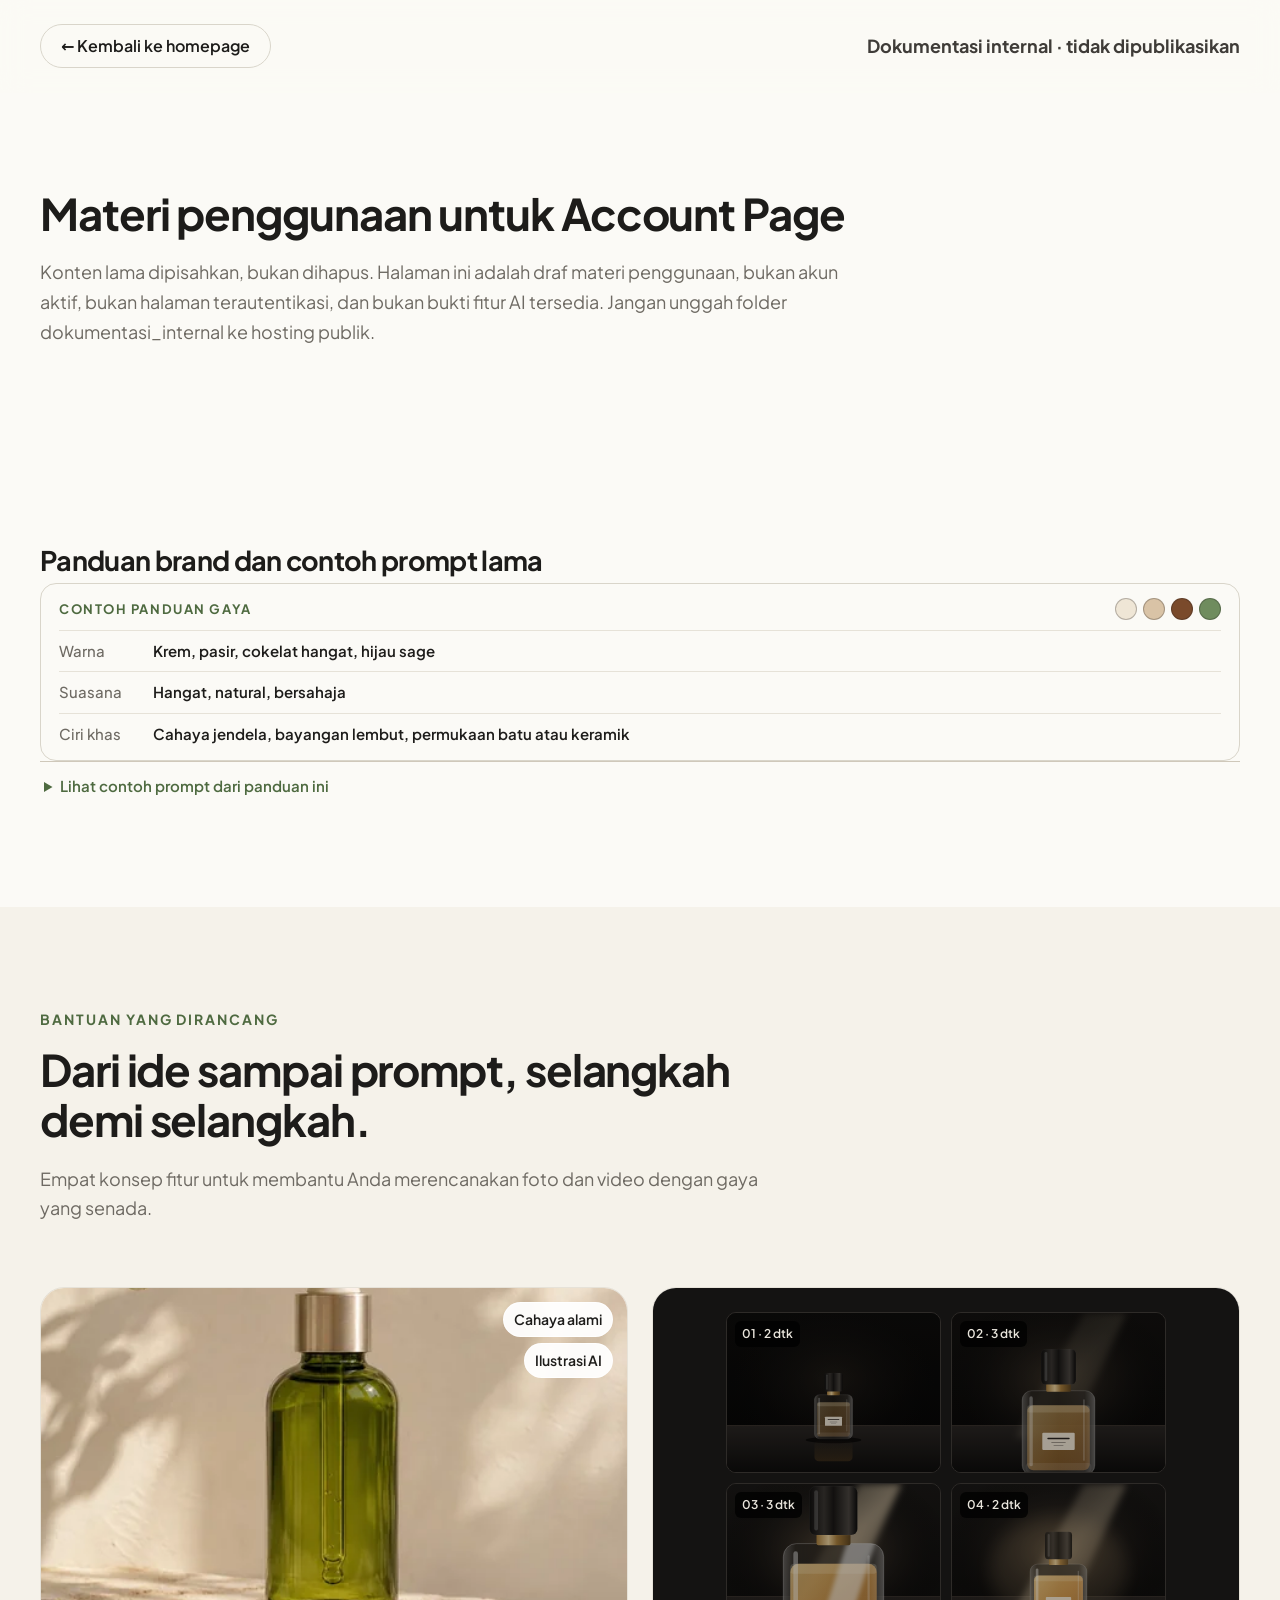
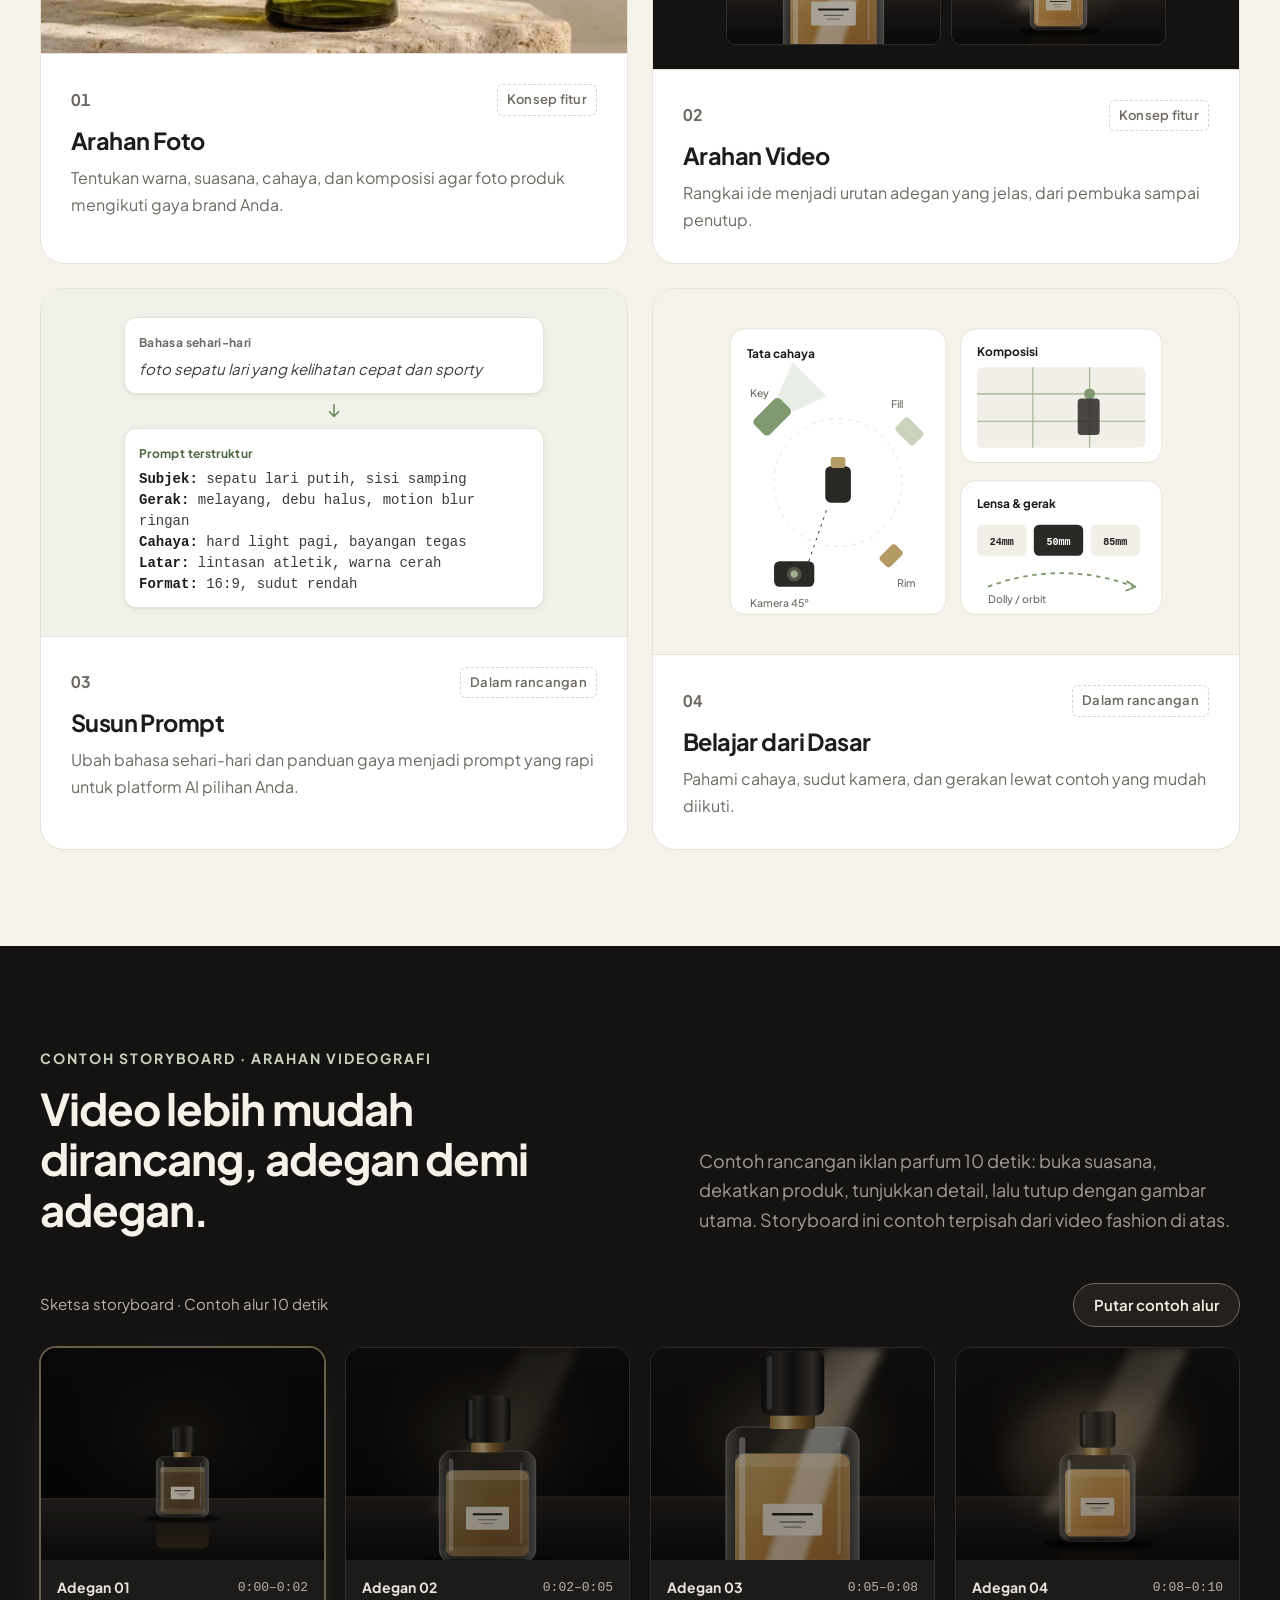
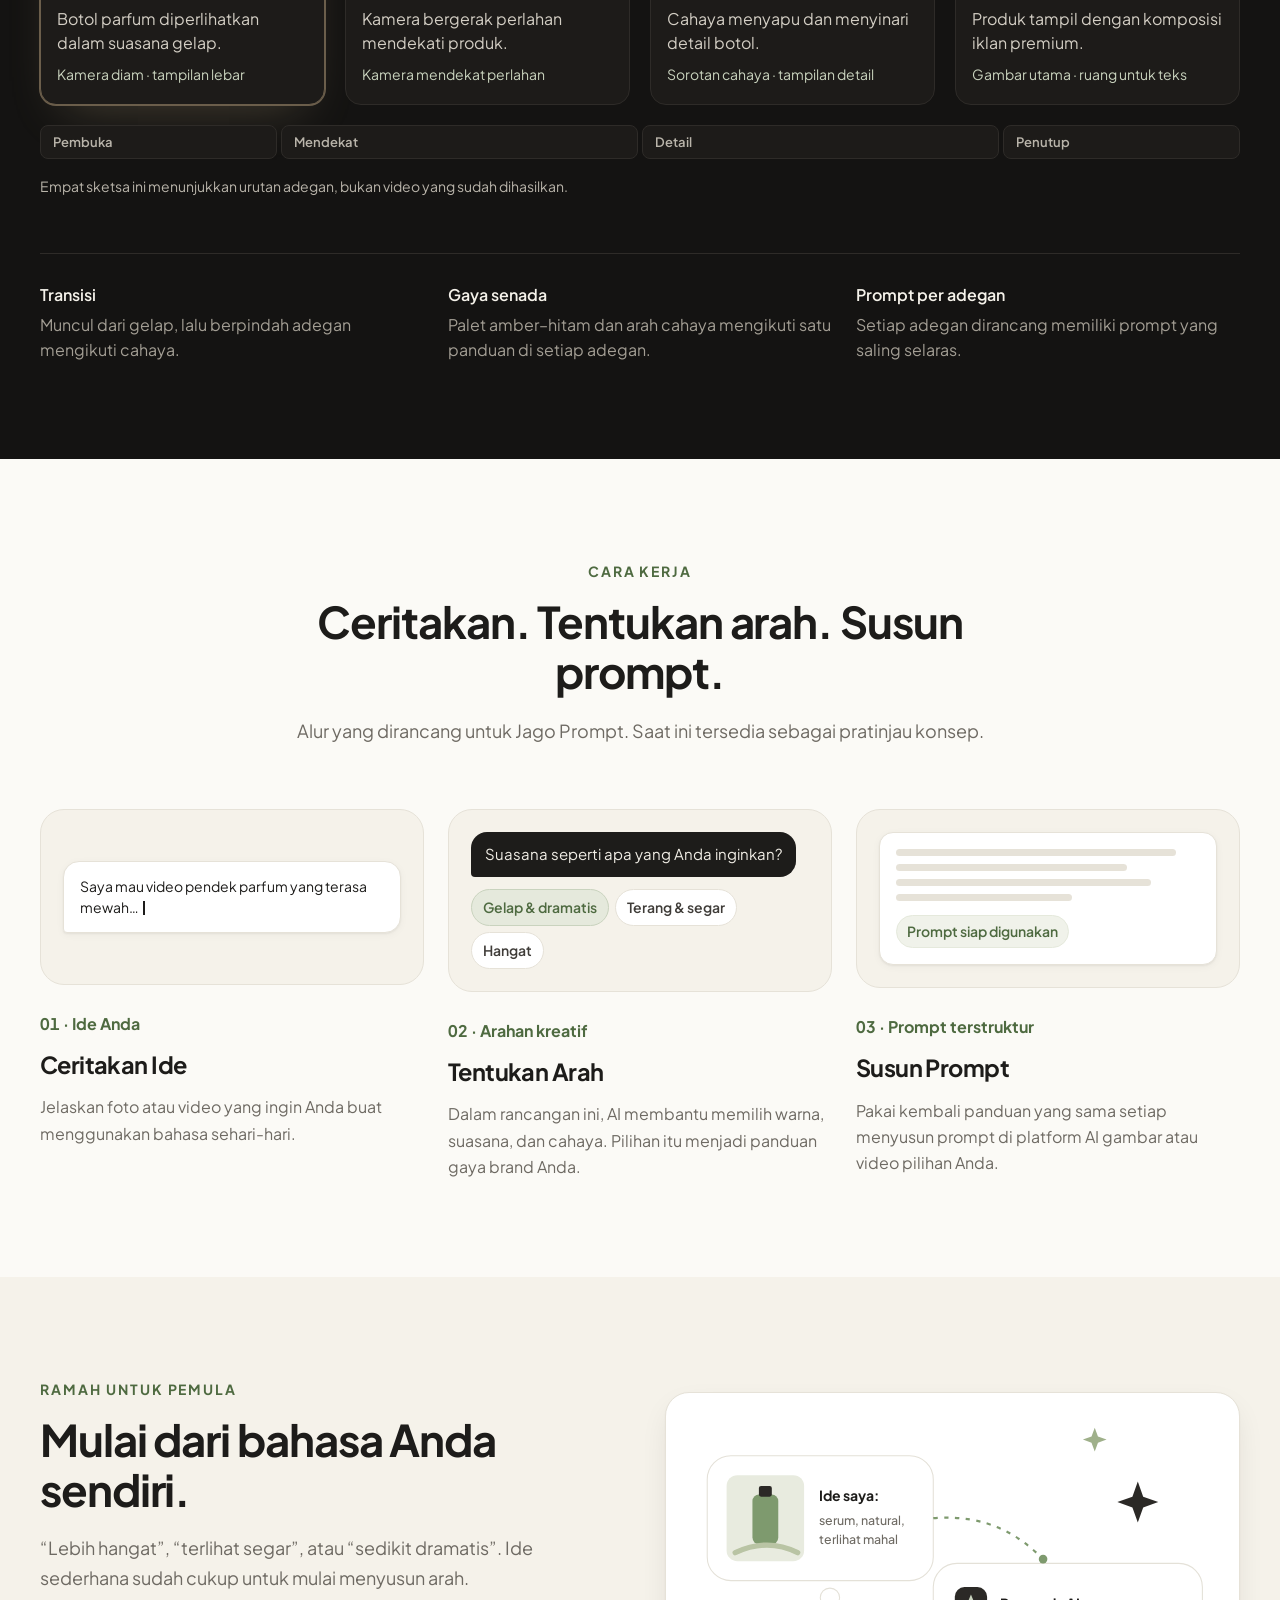
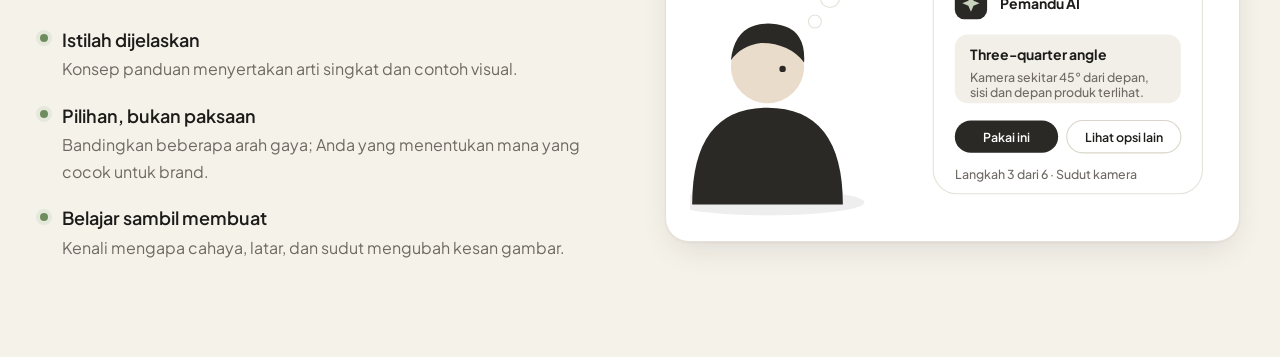
<file: dokumentasi_internal/panduan_account.html>
<!DOCTYPE html>
<html lang="id">
 <head>
  <meta charset="utf-8"/>
  <meta content="width=device-width, initial-scale=1" name="viewport"/>
  <title>
   Materi Account Page — dokumentasi internal Jago Prompt
  </title>
  <meta content="Visual produk yang menarik, identitas brand yang konsisten, dan prompt siap pakai untuk kebutuhan konten marketing. Kenali Jago Prompt lewat contoh foto dan video." name="description"/>
  <meta content="#FBFAF6" name="theme-color"/>
  <meta content="noindex, follow" name="robots"/>
  <meta content="website" property="og:type"/>
  <meta content="id_ID" property="og:locale"/>
  <meta content="Jago Prompt" property="og:site_name"/>
  <meta content="Jago Prompt — Satu Brand, Banyak Cerita Visual" property="og:title"/>
  <meta content="Visual yang serasi untuk brand, konten yang relevan untuk affiliate. Lihat contoh foto dan video Jago Prompt." property="og:description"/>
  <meta content="../website/assets/media/kosmetik-02-896.webp" property="og:image"/>
  <meta content="summary" name="twitter:card"/>
  <link href="../website/assets/brand/favicon-32.png" rel="icon" sizes="32x32" type="image/png"/>
  <link href="../website/assets/brand/favicon-180.png" rel="apple-touch-icon" sizes="180x180"/>
  <link as="font" crossorigin="" href="../website/assets/fonts/plus-jakarta-sans-latin-400-normal.woff2" rel="preload" type="font/woff2"/>
  <link as="font" crossorigin="" href="../website/assets/fonts/plus-jakarta-sans-latin-700-normal.woff2" rel="preload" type="font/woff2"/>
  <link as="font" crossorigin="" href="../website/assets/fonts/plus-jakarta-sans-latin-800-normal.woff2" rel="preload" type="font/woff2"/>
  <link as="image" fetchpriority="high" href="../website/assets/media/kosmetik-02-896.webp" imagesizes="(max-width: 640px) 58vw, (max-width: 960px) 56vw, 410px" imagesrcset="../website/assets/media/kosmetik-02-360.webp 360w, ../website/assets/media/kosmetik-02-720.webp 720w, ../website/assets/media/kosmetik-02-896.webp 896w" rel="preload"/>
  <!-- Tandai JS aktif sebelum render pertama agar menu mobile tidak bergeser; dicabut lagi bila main.js gagal dimuat. -->
  <script>
   document.documentElement.classList.add("js");
  </script>
  <link href="../website/css/styles.css" rel="stylesheet"/>
  <script type="application/ld+json">
   {
  "@context": "https://schema.org",
  "@type": "WebSite",
  "name": "Jago Prompt",
  "inLanguage": "id-ID",
  "description": "Kemudahan menyiapkan konten marketing dengan visual produk yang menarik dan identitas brand yang konsisten."
}
  </script>
  <link href="../website/css/sales.css" rel="stylesheet"/>
 </head>
 <body>
  <header class="site-header">
   <div class="container header-inner">
    <a class="btn btn-ghost" href="../website/index.html">
     ← Kembali ke homepage
    </a>
    <strong>
     Dokumentasi internal · tidak dipublikasikan
    </strong>
   </div>
  </header>
  <main id="konten">
   <section class="section">
    <div class="container">
     <h1 class="section-title">
      Materi penggunaan untuk Account Page
     </h1>
     <p class="section-lead">
      Konten lama dipisahkan, bukan dihapus. Halaman ini adalah draf materi penggunaan, bukan akun aktif, bukan halaman terautentikasi, dan bukan bukti fitur AI tersedia. Jangan unggah folder dokumentasi_internal ke hosting publik.
     </p>
    </div>
   </section>
   <section class="section">
    <div class="container">
     <h2>
      Panduan brand dan contoh prompt lama
     </h2>
     <section aria-labelledby="guide-title" class="style-guide">
      <div class="guide-head">
       <h2 class="panel-label" id="guide-title">
        Contoh panduan gaya
       </h2>
       <span aria-hidden="true" class="swatches">
        <i style="--c:#EFE6D6">
        </i>
        <i style="--c:#D9C3A6">
        </i>
        <i style="--c:#7A4A2B">
        </i>
        <i style="--c:#6F8C5E">
        </i>
       </span>
      </div>
      <dl class="guide-list">
       <div class="guide-row">
        <dt>
         Warna
        </dt>
        <dd>
         Krem, pasir, cokelat hangat, hijau sage
        </dd>
       </div>
       <div class="guide-row">
        <dt>
         Suasana
        </dt>
        <dd>
         Hangat, natural, bersahaja
        </dd>
       </div>
       <div class="guide-row">
        <dt>
         Ciri khas
        </dt>
        <dd>
         Cahaya jendela, bayangan lembut, permukaan batu atau keramik
        </dd>
       </div>
      </dl>
     </section>
     <details class="demo-details">
      <summary>
       Lihat contoh prompt dari panduan ini
      </summary>
      <div class="demo-details-body">
       <div class="prompt-chip" data-prompt-chip="">
        <span class="prompt-chip-label">
         Bagian panduan brand · dipakai ulang
        </span>
        <code lang="en">
         Warm cream and sand palette with a muted sage accent, soft natural window light, gentle shadows, natural stone or ceramic surface, calm minimal editorial product photography, preserve the product label, logo, packaging and proportions; do not invent new claims or lettering.
        </code>
       </div>
       <div class="prompt-chip prompt-chip-light">
        <span class="prompt-chip-label">
         Bagian produk · diganti tiap gambar
        </span>
        <code lang="en">
         Olive green glass serum bottle with a dropper, centered, portrait 4:5.
        </code>
       </div>
       <p class="demo-disclosure">
        Contoh prompt dalam bahasa Inggris ini dapat Anda salin ke platform AI pilihan Anda. Hasil dapat berbeda di tiap platform; Jago Prompt belum menguji perbandingan antarplatform. Panduan gaya membantu menyelaraskan warna dan suasana, bukan menjamin bentuk produk tampil identik. Gambar presentasi di atas dibuat terpisah dari aplikasi Jago Prompt.
       </p>
      </div>
     </details>
    </div>
   </section>
   <section aria-labelledby="fitur-title" class="section section-tint" id="fitur">
    <div class="container">
     <header class="section-head reveal">
      <p class="kicker">
       Bantuan yang dirancang
      </p>
      <h2 class="section-title" id="fitur-title">
       Dari ide sampai prompt, selangkah demi selangkah.
      </h2>
      <p class="section-lead">
       Empat konsep fitur untuk membantu Anda merencanakan foto dan video dengan gaya yang senada.
      </p>
     </header>
     <div class="feature-grid">
      <!-- 01 -->
      <article class="feature-card reveal">
       <div class="feature-media feature-media-photo">
        <img alt="Ilustrasi AI: botol serum hijau di atas batu alam dengan bayangan daun" decoding="async" height="1200" loading="lazy" sizes="(max-width: 640px) 90vw, (max-width: 960px) 44vw, 30vw" src="assets/serum-editorial.webp" srcset="assets/serum-editorial-480.webp 480w, assets/serum-editorial.webp 960w" width="960"/>
        <div aria-hidden="true" class="spec-overlay">
         <span>
          Cahaya alami
         </span>
         <span>
          Ilustrasi AI
         </span>
        </div>
       </div>
       <div class="feature-body">
        <div class="feature-meta">
         <span class="feature-index">
          01
         </span>
         <span class="status">
          Konsep fitur
         </span>
        </div>
        <h3 class="feature-title">
         Arahan Foto
        </h3>
        <p>
         Tentukan warna, suasana, cahaya, dan komposisi agar foto produk mengikuti gaya brand Anda.
        </p>
       </div>
      </article>
      <!-- 02 -->
      <article class="feature-card reveal">
       <div class="feature-media feature-media-dark">
        <ol aria-label="Storyboard empat adegan" class="mini-storyboard">
         <li>
          <img alt="Adegan 1: botol dalam gelap" height="600" loading="lazy" src="assets/story-1.svg" width="800"/>
          <span>
           01 · 2 dtk
          </span>
         </li>
         <li>
          <img alt="Adegan 2: kamera mendekat" height="600" loading="lazy" src="assets/story-2.svg" width="800"/>
          <span>
           02 · 3 dtk
          </span>
         </li>
         <li>
          <img alt="Adegan 3: cahaya menyapu botol" height="600" loading="lazy" src="assets/story-3.svg" width="800"/>
          <span>
           03 · 3 dtk
          </span>
         </li>
         <li>
          <img alt="Adegan 4: komposisi iklan" height="600" loading="lazy" src="assets/story-4.svg" width="800"/>
          <span>
           04 · 2 dtk
          </span>
         </li>
        </ol>
       </div>
       <div class="feature-body">
        <div class="feature-meta">
         <span class="feature-index">
          02
         </span>
         <span class="status">
          Konsep fitur
         </span>
        </div>
        <h3 class="feature-title">
         Arahan Video
        </h3>
        <p>
         Rangkai ide menjadi urutan adegan yang jelas, dari pembuka sampai penutup.
        </p>
       </div>
      </article>
      <!-- 03 -->
      <article class="feature-card reveal">
       <div class="feature-media feature-media-editor">
        <div aria-hidden="true" class="editor">
         <div class="editor-row editor-in">
          <span class="editor-tag">
           Bahasa sehari-hari
          </span>
          <p>
           foto sepatu lari yang kelihatan cepat dan sporty
          </p>
         </div>
         <div class="editor-arrow">
          <svg viewbox="0 0 20 20">
           <path d="M10 3v13m-5-5 5 5 5-5" fill="none" stroke="currentColor" stroke-linecap="round" stroke-linejoin="round" stroke-width="1.8">
           </path>
          </svg>
         </div>
         <div class="editor-row editor-out">
          <span class="editor-tag editor-tag-accent">
           Prompt terstruktur
          </span>
          <p>
           <b>
            Subjek:
           </b>
           sepatu lari putih, sisi samping
          </p>
          <p>
           <b>
            Gerak:
           </b>
           melayang, debu halus, motion blur ringan
          </p>
          <p>
           <b>
            Cahaya:
           </b>
           hard light pagi, bayangan tegas
          </p>
          <p>
           <b>
            Latar:
           </b>
           lintasan atletik, warna cerah
          </p>
          <p>
           <b>
            Format:
           </b>
           16:9, sudut rendah
          </p>
         </div>
        </div>
       </div>
       <div class="feature-body">
        <div class="feature-meta">
         <span class="feature-index">
          03
         </span>
         <span class="status">
          Dalam rancangan
         </span>
        </div>
        <h3 class="feature-title">
         Susun Prompt
        </h3>
        <p>
         Ubah bahasa sehari-hari dan panduan gaya menjadi prompt yang rapi untuk platform AI pilihan Anda.
        </p>
       </div>
      </article>
      <!-- 04 -->
      <article class="feature-card reveal">
       <div class="feature-media feature-media-learn">
        <svg aria-label="Ilustrasi edukatif: diagram tata cahaya, kamera, dan garis komposisi sepertiga" class="learn-illustration" role="img" viewbox="0 0 520 360">
         <!-- Lighting diagram -->
         <g transform="translate(24 24)">
          <rect fill="#fff" height="312" rx="16" stroke="#E4E1D8" width="236">
          </rect>
          <text class="ill-label" x="18" y="32">
           Tata cahaya
          </text>
          <circle cx="118" cy="168" fill="none" r="70" stroke="#E4E1D8" stroke-dasharray="4 6">
          </circle>
          <rect fill="#2B2926" height="40" rx="6" width="28" x="104" y="150">
          </rect>
          <rect fill="#B49A63" height="12" rx="3" width="16" x="110" y="140">
          </rect>
          <!-- key light -->
          <g transform="translate(46 96) rotate(-45)">
           <rect fill="#7E9A6E" height="24" rx="5" width="40" x="-20" y="-12">
           </rect>
           <path d="M20 -12 L58 -26 L58 26 L20 12Z" fill="#7E9A6E" opacity="0.18">
           </path>
          </g>
          <text class="ill-small" x="22" y="74">
           Key
          </text>
          <!-- fill -->
          <g transform="translate(196 112) rotate(225)">
           <rect fill="#C9D3BE" height="20" rx="4" width="28" x="-14" y="-10">
           </rect>
          </g>
          <text class="ill-small" x="176" y="86">
           Fill
          </text>
          <!-- rim -->
          <g transform="translate(176 248) rotate(135)">
           <rect fill="#B49A63" height="16" rx="4" width="24" x="-12" y="-8">
           </rect>
          </g>
          <text class="ill-small" x="182" y="282">
           Rim
          </text>
          <!-- camera -->
          <g transform="translate(70 268)">
           <rect fill="#2B2926" height="28" rx="6" width="44" x="-22" y="-14">
           </rect>
           <circle cx="0" cy="0" fill="#55524C" r="8">
           </circle>
           <circle cx="0" cy="0" fill="#9FB08A" r="4">
           </circle>
          </g>
          <path d="M86 254 L106 196" stroke="#2B2926" stroke-dasharray="3 5">
          </path>
          <text class="ill-small" x="22" y="304">
           Kamera 45°
          </text>
         </g>
         <!-- Framing -->
         <g transform="translate(276 24)">
          <rect fill="#fff" height="146" rx="16" stroke="#E4E1D8" width="220">
          </rect>
          <text class="ill-label" x="18" y="30">
           Komposisi
          </text>
          <rect fill="#F1EFE8" height="88" rx="6" width="184" x="18" y="42">
          </rect>
          <g stroke="#9FB08A" stroke-width="1.2">
           <path d="M79 42v88M141 42v88M18 71h184M18 101h184">
           </path>
          </g>
          <circle cx="141" cy="71" fill="#7E9A6E" r="6">
          </circle>
          <rect fill="#2B2926" height="40" opacity="0.85" rx="4" width="24" x="128" y="76">
          </rect>
         </g>
         <!-- Lens / angle -->
         <g transform="translate(276 190)">
          <rect fill="#fff" height="146" rx="16" stroke="#E4E1D8" width="220">
          </rect>
          <text class="ill-label" x="18" y="30">
           Lensa &amp; gerak
          </text>
          <g transform="translate(18 48)">
           <rect fill="#F1EFE8" height="34" rx="6" width="54">
           </rect>
           <text class="ill-mono" text-anchor="middle" x="27" y="22">
            24mm
           </text>
           <rect fill="#2B2926" height="34" rx="6" width="54" x="62">
           </rect>
           <text class="ill-mono ill-mono-light" text-anchor="middle" x="89" y="22">
            50mm
           </text>
           <rect fill="#F1EFE8" height="34" rx="6" width="54" x="124">
           </rect>
           <text class="ill-mono" text-anchor="middle" x="151" y="22">
            85mm
           </text>
          </g>
          <path d="M30 116 C80 96 140 96 190 116" fill="none" stroke="#7E9A6E" stroke-dasharray="5 5" stroke-width="2">
          </path>
          <path d="M182 110 l9 6 -10 4" fill="none" stroke="#7E9A6E" stroke-linecap="round" stroke-linejoin="round" stroke-width="2">
          </path>
          <text class="ill-small" x="30" y="134">
           Dolly / orbit
          </text>
         </g>
        </svg>
       </div>
       <div class="feature-body">
        <div class="feature-meta">
         <span class="feature-index">
          04
         </span>
         <span class="status">
          Dalam rancangan
         </span>
        </div>
        <h3 class="feature-title">
         Belajar dari Dasar
        </h3>
        <p>
         Pahami cahaya, sudut kamera, dan gerakan lewat contoh yang mudah diikuti.
        </p>
       </div>
      </article>
     </div>
    </div>
   </section>
   <section aria-labelledby="video-title" class="section section-dark" id="arahan-video">
    <div class="container">
     <div class="split-head reveal">
      <div>
       <p class="kicker kicker-light">
        Contoh storyboard · Arahan videografi
       </p>
       <h2 class="section-title" id="video-title">
        Video lebih mudah dirancang, adegan demi adegan.
       </h2>
      </div>
      <p class="section-lead">
       Contoh rancangan iklan parfum 10 detik: buka suasana, dekatkan produk, tunjukkan detail, lalu tutup dengan gambar utama. Storyboard ini contoh terpisah dari video fashion di atas.
      </p>
     </div>
     <div class="storyboard-toolbar">
      <p>
       Sketsa storyboard · Contoh alur 10 detik
      </p>
      <button aria-pressed="false" class="btn btn-storyboard" data-storyboard-toggle="" hidden="" type="button">
       Putar contoh alur
      </button>
     </div>
     <ol class="storyboard" data-storyboard="">
      <li class="sb-frame reveal">
       <div class="sb-media">
        <img alt="Adegan 1: botol parfum dalam suasana gelap" height="600" loading="lazy" src="assets/story-1.svg" width="800"/>
       </div>
       <div class="sb-info">
        <div class="sb-top">
         <span class="sb-num">
          Adegan 01
         </span>
         <span class="sb-dur">
          0:00–0:02
         </span>
        </div>
        <p class="sb-desc">
         Botol parfum diperlihatkan dalam suasana gelap.
        </p>
        <p class="sb-cam">
         Kamera diam · tampilan lebar
        </p>
       </div>
      </li>
      <li class="sb-frame reveal">
       <div class="sb-media">
        <img alt="Adegan 2: kamera bergerak mendekati produk" height="600" loading="lazy" src="assets/story-2.svg" width="800"/>
       </div>
       <div class="sb-info">
        <div class="sb-top">
         <span class="sb-num">
          Adegan 02
         </span>
         <span class="sb-dur">
          0:02–0:05
         </span>
        </div>
        <p class="sb-desc">
         Kamera bergerak perlahan mendekati produk.
        </p>
        <p class="sb-cam">
         Kamera mendekat perlahan
        </p>
       </div>
      </li>
      <li class="sb-frame reveal">
       <div class="sb-media">
        <img alt="Adegan 3: cahaya menyinari detail botol" height="600" loading="lazy" src="assets/story-3.svg" width="800"/>
       </div>
       <div class="sb-info">
        <div class="sb-top">
         <span class="sb-num">
          Adegan 03
         </span>
         <span class="sb-dur">
          0:05–0:08
         </span>
        </div>
        <p class="sb-desc">
         Cahaya menyapu dan menyinari detail botol.
        </p>
        <p class="sb-cam">
         Sorotan cahaya · tampilan detail
        </p>
       </div>
      </li>
      <li class="sb-frame reveal">
       <div class="sb-media">
        <img alt="Adegan 4: produk tampil dengan komposisi iklan premium" height="600" loading="lazy" src="assets/story-4.svg" width="800"/>
       </div>
       <div class="sb-info">
        <div class="sb-top">
         <span class="sb-num">
          Adegan 04
         </span>
         <span class="sb-dur">
          0:08–0:10
         </span>
        </div>
        <p class="sb-desc">
         Produk tampil dengan komposisi iklan premium.
        </p>
        <p class="sb-cam">
         Gambar utama · ruang untuk teks
        </p>
       </div>
      </li>
     </ol>
     <div aria-hidden="true" class="timeline reveal">
      <span style="--w:20%">
       Pembuka
      </span>
      <span style="--w:30%">
       Mendekat
      </span>
      <span style="--w:30%">
       Detail
      </span>
      <span style="--w:20%">
       Penutup
      </span>
      <i class="timeline-head" data-timeline-head="">
      </i>
     </div>
     <p aria-live="polite" class="playback-status" data-storyboard-status="" role="status">
      Empat sketsa ini menunjukkan urutan adegan, bukan video yang sudah dihasilkan.
     </p>
     <ul aria-label="Elemen yang diarahkan" class="video-notes reveal">
      <li>
       <b>
        Transisi
       </b>
       Muncul dari gelap, lalu berpindah adegan mengikuti cahaya.
      </li>
      <li>
       <b>
        Gaya senada
       </b>
       Palet amber–hitam dan arah cahaya mengikuti satu panduan di setiap adegan.
      </li>
      <li>
       <b>
        Prompt per adegan
       </b>
       Setiap adegan dirancang memiliki prompt yang saling selaras.
      </li>
     </ul>
    </div>
   </section>
   <section aria-labelledby="cara-title" class="section" id="cara-kerja">
    <div class="container">
     <header class="section-head center reveal">
      <p class="kicker">
       Cara kerja
      </p>
      <h2 class="section-title" id="cara-title">
       Ceritakan. Tentukan arah. Susun prompt.
      </h2>
      <p class="section-lead">
       Alur yang dirancang untuk Jago Prompt. Saat ini tersedia sebagai pratinjau konsep.
      </p>
     </header>
     <ol class="steps">
      <li class="step reveal">
       <div aria-hidden="true" class="step-visual">
        <div class="sv-bubble">
         Saya mau video pendek parfum yang terasa mewah…
         <span class="caret caret-static">
         </span>
        </div>
       </div>
       <span class="step-num-lg">
        01 · Ide Anda
       </span>
       <h3>
        Ceritakan Ide
       </h3>
       <p>
        Jelaskan foto atau video yang ingin Anda buat menggunakan bahasa sehari-hari.
       </p>
      </li>
      <li class="step reveal">
       <div aria-hidden="true" class="step-visual">
        <div class="sv-question">
         Suasana seperti apa yang Anda inginkan?
        </div>
        <div class="sv-options">
         <span class="is-on">
          Gelap &amp; dramatis
         </span>
         <span>
          Terang &amp; segar
         </span>
         <span>
          Hangat
         </span>
        </div>
       </div>
       <span class="step-num-lg">
        02 · Arahan kreatif
       </span>
       <h3>
        Tentukan Arah
       </h3>
       <p>
        Dalam rancangan ini, AI membantu memilih warna, suasana, dan cahaya. Pilihan itu menjadi panduan gaya brand Anda.
       </p>
      </li>
      <li class="step reveal">
       <div aria-hidden="true" class="step-visual">
        <div class="sv-prompt">
         <span class="sv-line" style="--w:92%">
         </span>
         <span class="sv-line" style="--w:76%">
         </span>
         <span class="sv-line" style="--w:84%">
         </span>
         <span class="sv-line" style="--w:58%">
         </span>
         <span class="sv-ready">
          Prompt siap digunakan
         </span>
        </div>
       </div>
       <span class="step-num-lg">
        03 · Prompt terstruktur
       </span>
       <h3>
        Susun Prompt
       </h3>
       <p>
        Pakai kembali panduan yang sama setiap menyusun prompt di platform AI gambar atau video pilihan Anda.
       </p>
      </li>
     </ol>
    </div>
   </section>
   <section aria-labelledby="pemula-title" class="section section-tint" id="pemula">
    <div class="container beginner">
     <div class="beginner-copy reveal">
      <p class="kicker">
       Ramah untuk pemula
      </p>
      <h2 class="section-title" id="pemula-title">
       Mulai dari bahasa Anda sendiri.
      </h2>
      <p class="section-lead">
       “Lebih hangat”, “terlihat segar”, atau “sedikit dramatis”. Ide sederhana sudah cukup untuk mulai menyusun arah.
      </p>
      <ul class="beginner-list">
       <li>
        <b>
         Istilah dijelaskan
        </b>
        <span>
         Konsep panduan menyertakan arti singkat dan contoh visual.
        </span>
       </li>
       <li>
        <b>
         Pilihan, bukan paksaan
        </b>
        <span>
         Bandingkan beberapa arah gaya; Anda yang menentukan mana yang cocok untuk brand.
        </span>
       </li>
       <li>
        <b>
         Belajar sambil membuat
        </b>
        <span>
         Kenali mengapa cahaya, latar, dan sudut mengubah kesan gambar.
        </span>
       </li>
      </ul>
     </div>
     <div aria-label="Ilustrasi: pengguna dengan ide visual dibimbing oleh asisten AI" class="beginner-visual reveal">
      <svg aria-label="Seseorang memiliki ide visual, lalu asisten AI menjelaskan istilah fotografi" class="guide-illustration" role="img" viewbox="24 60 488 372">
       <!-- person -->
       <g transform="translate(96 300)">
        <ellipse cx="0" cy="118" fill="#2B2926" opacity="0.08" rx="90" ry="12">
        </ellipse>
        <path d="M-70 120 Q-70 30 0 30 Q70 30 70 120Z" fill="#2B2926">
        </path>
        <circle cx="0" cy="-8" fill="#E9DCCB" r="34">
        </circle>
        <path d="M-34 -14 Q-30 -50 4 -48 Q36 -46 34 -12 Q20 -30 -6 -30 Q-24 -28 -34 -14Z" fill="#2B2926">
        </path>
        <circle cx="14" cy="-6" fill="#2B2926" r="3">
        </circle>
       </g>
       <!-- thought bubble with idea -->
       <g>
        <circle cx="140" cy="250" fill="#fff" r="6" stroke="#E4E1D8">
        </circle>
        <circle cx="154" cy="228" fill="#fff" r="9" stroke="#E4E1D8">
        </circle>
        <rect fill="#fff" height="116" rx="22" stroke="#E4E1D8" width="210" x="40" y="96">
        </rect>
        <rect fill="#E8EBDF" height="80" rx="10" width="72" x="58" y="114">
        </rect>
        <rect fill="#7E9A6E" height="46" rx="6" width="24" x="82" y="132">
        </rect>
        <rect fill="#2B2926" height="10" rx="2" width="12" x="88" y="124">
        </rect>
        <path d="M66 186 q30 -14 58 0" fill="none" stroke="#B9C4A4" stroke-linecap="round" stroke-width="5">
        </path>
        <text class="ill-label" x="144" y="138">
         Ide saya:
        </text>
        <text class="ill-small" x="144" y="160">
         serum, natural,
        </text>
        <text class="ill-small" x="144" y="178">
         terlihat mahal
        </text>
       </g>
       <!-- AI guide card -->
       <g transform="translate(250 196)">
        <rect fill="#fff" height="214" rx="22" stroke="#E4E1D8" width="250">
        </rect>
        <g transform="translate(20 22)">
         <rect fill="#2B2926" height="30" rx="9" width="30">
         </rect>
         <path d="M15 7 l2.4 5.6 5.6 2.4 -5.6 2.4 -2.4 5.6 -2.4 -5.6 -5.6 -2.4 5.6 -2.4z" fill="#C9D3BE">
         </path>
         <text class="ill-label" x="42" y="20">
          Pemandu AI
         </text>
        </g>
        <rect fill="#F1EFE8" height="64" rx="12" width="210" x="20" y="66">
        </rect>
        <text class="ill-label" x="34" y="90">
         Three-quarter angle
        </text>
        <text class="ill-small" x="34" y="110">
         Kamera sekitar 45° dari depan,
        </text>
        <text class="ill-small" x="34" y="124">
         sisi dan depan produk terlihat.
        </text>
        <g transform="translate(20 146)">
         <rect fill="#2B2926" height="30" rx="15" width="96">
         </rect>
         <text class="ill-chip ill-chip-light" text-anchor="middle" x="48" y="20">
          Pakai ini
         </text>
         <rect fill="#fff" height="30" rx="15" stroke="#D9D5CA" width="106" x="104">
         </rect>
         <text class="ill-chip" text-anchor="middle" x="157" y="20">
          Lihat opsi lain
         </text>
        </g>
        <text class="ill-small ill-muted" x="20" y="200">
         Langkah 3 dari 6 · Sudut kamera
        </text>
       </g>
       <!-- connector -->
       <path d="M250 154 C300 150 330 170 352 192" fill="none" stroke="#7E9A6E" stroke-dasharray="4 6" stroke-width="2">
       </path>
       <circle cx="352" cy="192" fill="#7E9A6E" r="4">
       </circle>
       <!-- sparkle -->
       <path d="M440 120 l5 14 14 5 -14 5 -5 14 -5 -14 -14 -5 14 -5z" fill="#2B2926">
       </path>
       <path d="M400 70 l3 8 8 3 -8 3 -3 8 -3 -8 -8 -3 8 -3z" fill="#9FB08A">
       </path>
      </svg>
     </div>
    </div>
   </section>
  </main>
  <script defer="" src="../website/js/main.js">
  </script>
 </body>
</html>
</file>
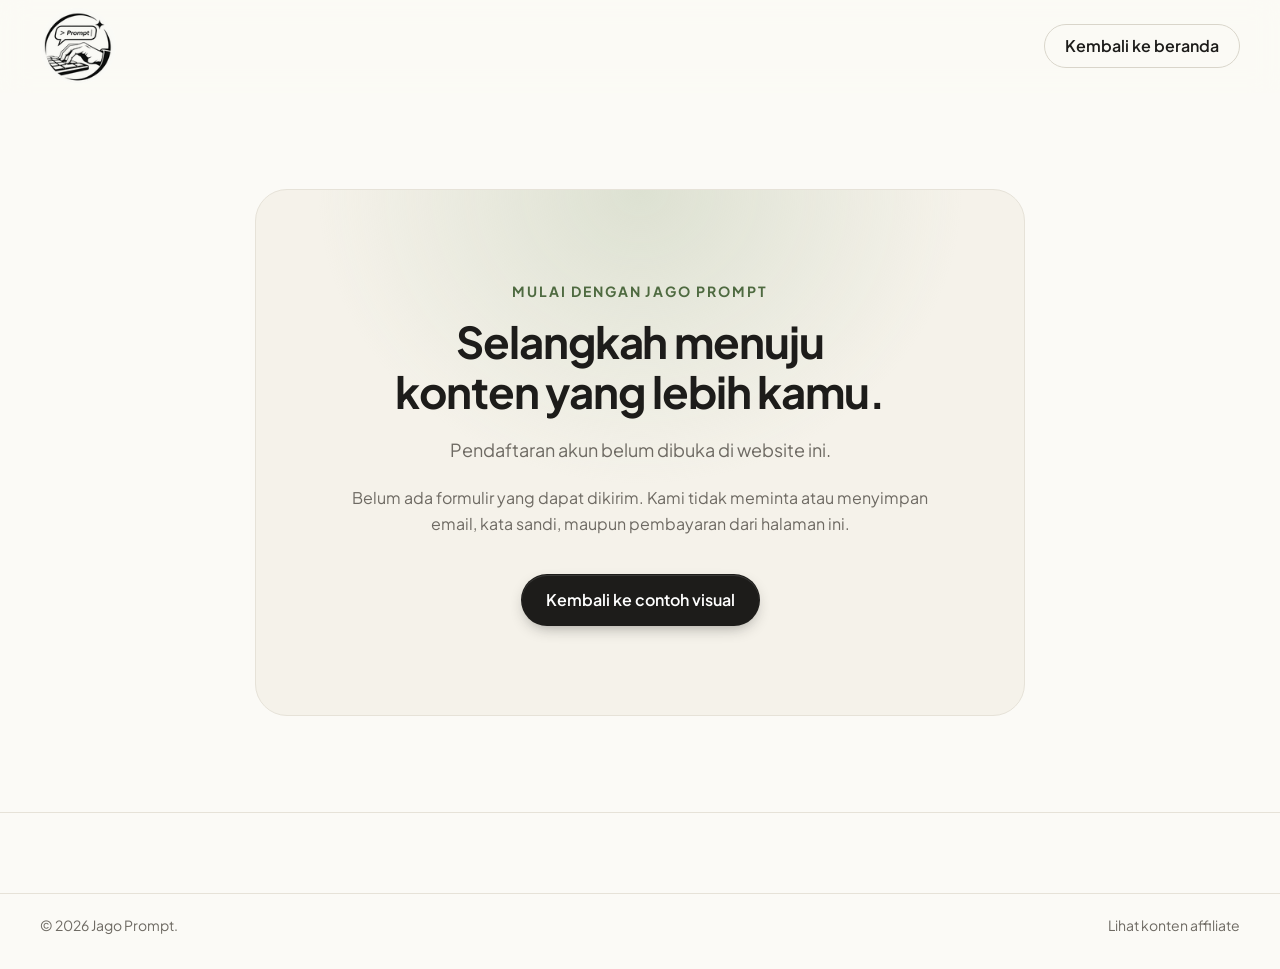
<file: website/daftar.html>
<!DOCTYPE html>
<html lang="id">
 <head>
  <meta charset="utf-8"/>
  <meta content="width=device-width, initial-scale=1" name="viewport"/>
  <meta content="default-src 'self'; script-src 'self'; style-src 'self'; img-src 'self' data:; media-src 'self'; font-src 'self'; connect-src 'none'; object-src 'none'; base-uri 'self'; form-action 'none'" http-equiv="Content-Security-Policy"/>
  <meta content="preview" name="jp-release-profile"/>
  <meta content="1.4.0" name="jp-version"/>
  <title>
   Mulai dengan Jago Prompt — Status Akses
  </title>
  <meta content="Status akses dan pendaftaran Jago Prompt." name="description"/>
  <meta content="#FBFAF6" name="theme-color"/>
  <meta content="noindex, follow" name="robots"/>
  <meta content="website" property="og:type"/>
  <meta content="id_ID" property="og:locale"/>
  <meta content="Jago Prompt" property="og:site_name"/>
  <meta content="Jago Prompt — Satu Brand, Banyak Cerita Visual" property="og:title"/>
  <meta content="Visual yang serasi untuk brand, konten yang relevan untuk affiliate. Lihat contoh foto dan video Jago Prompt." property="og:description"/>
  <meta content="assets/media/kosmetik-02-896.webp" property="og:image"/>
  <meta content="summary" name="twitter:card"/>
  <link href="assets/brand/favicon-32.png" rel="icon" sizes="32x32" type="image/png"/>
  <link href="assets/brand/favicon-180.png" rel="apple-touch-icon" sizes="180x180"/>
  <link as="font" crossorigin="" href="assets/fonts/plus-jakarta-sans-latin-400-normal.woff2" rel="preload" type="font/woff2"/>
  <link as="font" crossorigin="" href="assets/fonts/plus-jakarta-sans-latin-700-normal.woff2" rel="preload" type="font/woff2"/>
  <link as="font" crossorigin="" href="assets/fonts/plus-jakarta-sans-latin-800-normal.woff2" rel="preload" type="font/woff2"/>
  <!-- js/flag.js menandai JS aktif sebelum render pertama dan mencabutnya bila main.js gagal dimuat (tanpa inline script, agar CSP berlaku). -->
  <script src="js/flag.js">
  </script>
  <link href="css/styles.css" rel="stylesheet"/>
  <script type="application/ld+json">
   {
  "@context": "https://schema.org",
  "@type": "WebSite",
  "name": "Jago Prompt",
  "inLanguage": "id-ID",
  "description": "Kemudahan menyiapkan konten marketing dengan visual produk yang menarik dan identitas brand yang konsisten."
}
  </script>
  <link href="css/sales.css" rel="stylesheet"/>
 </head>
 <body>
  <a class="skip-link" href="#konten">
   Lewati ke konten
  </a>
  <header class="site-header">
   <div class="container header-inner">
    <a aria-label="Jago Prompt — beranda" class="brand" href="index.html">
     <img alt="Logo Jago Prompt" height="76" src="assets/brand/logo-jago-prompt-96.png" width="76"/>
    </a>
    <a class="btn btn-ghost" href="index.html">
     Kembali ke beranda
    </a>
   </div>
  </header>
  <main class="section" id="konten">
   <div class="container entry-container">
    <div class="cta-card">
     <p class="kicker">
      Mulai dengan Jago Prompt
     </p>
     <h1 class="section-title">
      Selangkah menuju
      <br/>
      konten yang lebih kamu.
     </h1>
     <div data-registration-closed="">
      <p class="section-lead">
       Pendaftaran akun belum dibuka di website ini.
      </p>
      <p class="entry-note">
       Belum ada formulir yang dapat dikirim. Kami tidak meminta atau menyimpan email, kata sandi, maupun pembayaran dari halaman ini.
      </p>
      <a class="btn btn-dark btn-lg" href="index.html#arahan-foto">
       Kembali ke contoh visual
      </a>
     </div>
     <div data-registration-open="" hidden="">
      <p class="section-lead">
       Lanjutkan ke halaman pendaftaran resmi Jago Prompt.
      </p>
      <p class="entry-note" data-staging-note="" hidden="">
       Lingkungan uji. Alur akun sedang diverifikasi dan belum dibuka untuk umum.
      </p>
      <div class="cta-actions">
       <a class="btn btn-dark btn-lg" data-registration-destination="" href="index.html">
        Daftar &amp; mulai
       </a>
       <a class="btn btn-ghost btn-lg" data-login-link="" hidden="" href="index.html">
        Masuk ke akun
       </a>
      </div>
      <p class="entry-note">
       Pendaftaran dan keamanan akun ditangani oleh layanan akun resmi yang terhubung.
      </p>
     </div>
    </div>
   </div>
  </main>
  <footer class="site-footer">
   <div class="container footer-bottom">
    <p>
     ©
     <span data-year="">
      2026
     </span>
     Jago Prompt.
    </p>
    <a href="index.html#hasil-video">
     Lihat konten affiliate
    </a>
   </div>
  </footer>
  <script defer="" src="js/main.js">
  </script>
 </body>
</html>
</file>
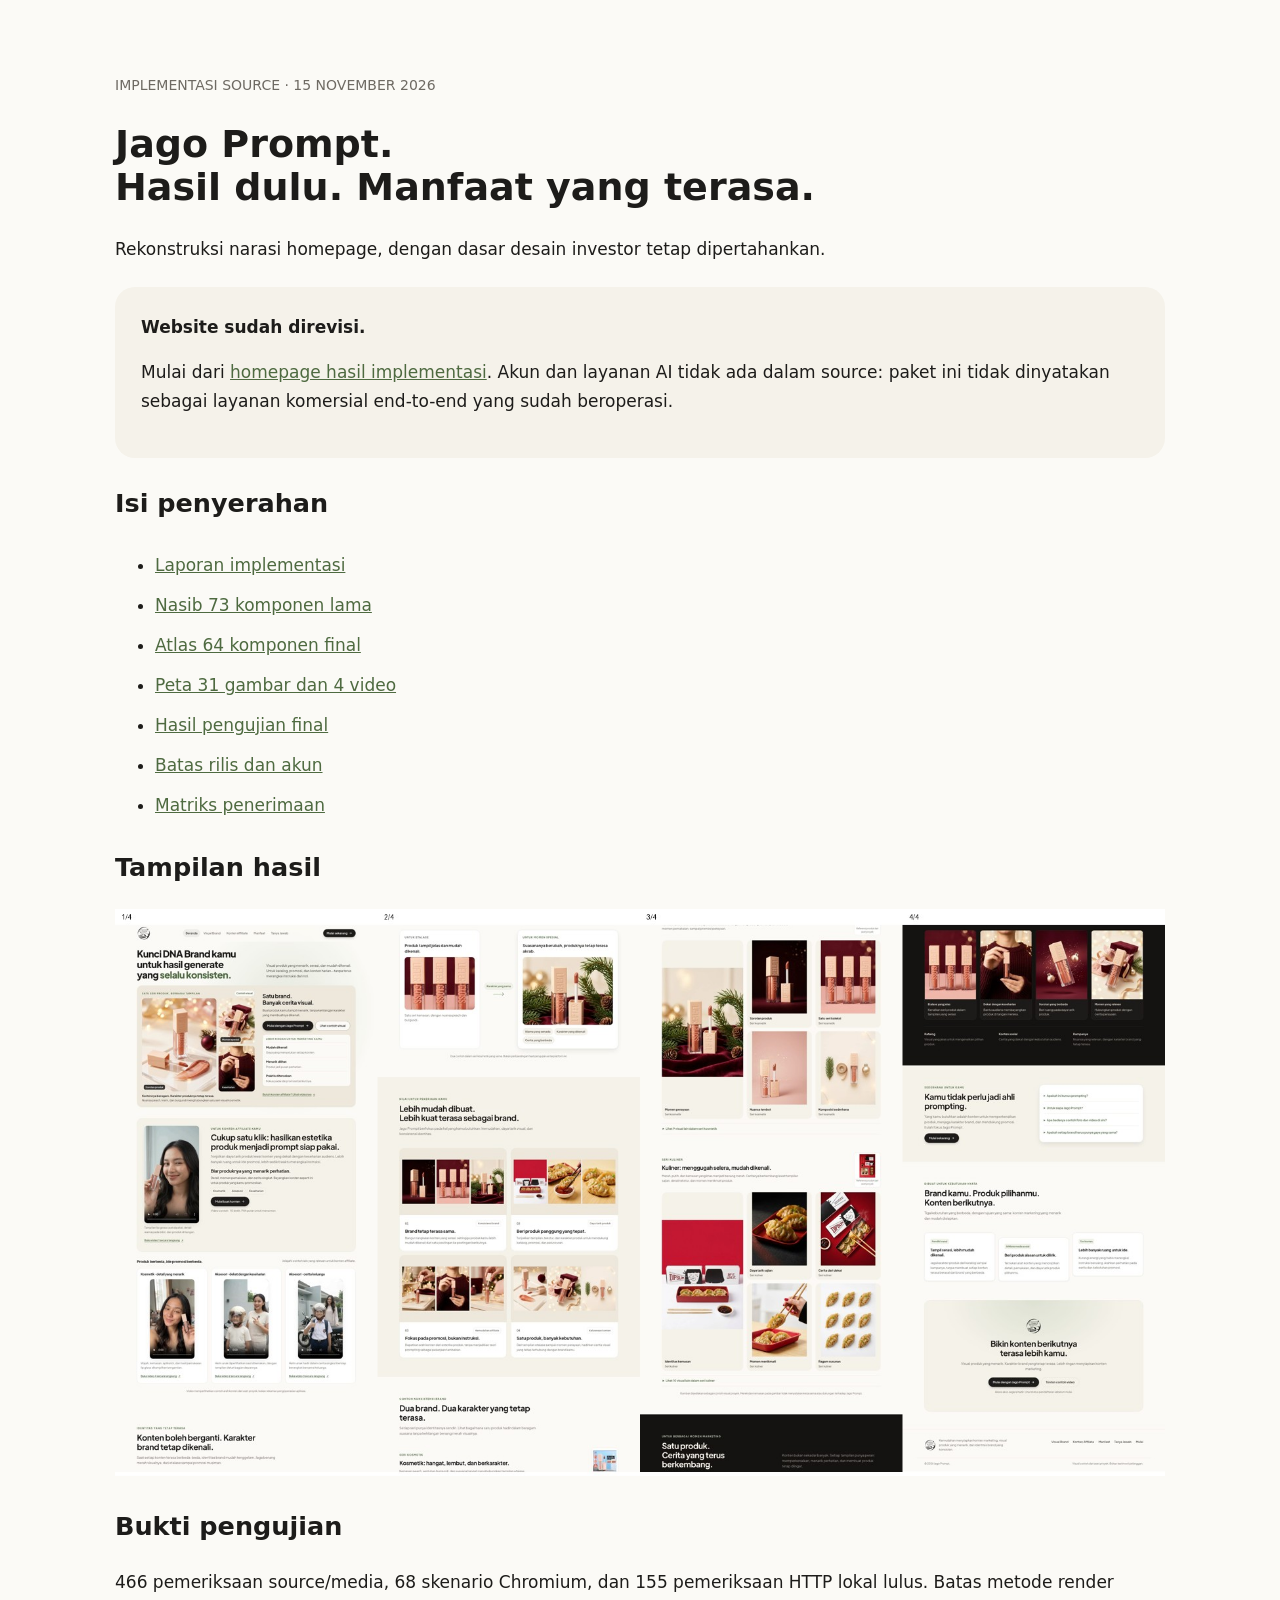
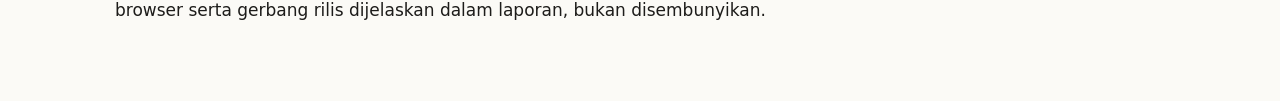
<file: riwayat_1.3.0/laporan/BUKA_LAPORAN.html>
<!doctype html><html lang="id"><meta charset="utf-8"><meta name="viewport" content="width=device-width,initial-scale=1"><title>Penyerahan Jago Prompt 1.3.0</title><style>body{font:17px/1.65 system-ui,sans-serif;max-width:1050px;margin:40px auto;padding:20px;background:#fbfaf6;color:#1d1c1a}h1{line-height:1.15;font-size:38px}a{color:#4e6a40}section{background:#f5f2ea;padding:26px;border-radius:20px;margin-block:24px}img{max-width:100%;height:auto}li{padding-block:6px}.tag{font-size:14px;color:#6e6a63}</style><p class="tag">IMPLEMENTASI SOURCE · 15 NOVEMBER 2026</p><h1>Jago Prompt.<br>Hasil dulu. Manfaat yang terasa.</h1><p>Rekonstruksi narasi homepage, dengan dasar desain investor tetap dipertahankan.</p><section><b>Website sudah direvisi.</b><p>Mulai dari <a href="../website/index.html">homepage hasil implementasi</a>. Akun dan layanan AI tidak ada dalam source: paket ini tidak dinyatakan sebagai layanan komersial end-to-end yang sudah beroperasi.</p></section><h2>Isi penyerahan</h2><ul><li><a href="01_LAPORAN_IMPLEMENTASI.md">Laporan implementasi</a></li><li><a href="02_REKONSILIASI_73_KOMPONEN.csv">Nasib 73 komponen lama</a></li><li><a href="03_ATLAS_KOMPONEN_FINAL.csv">Atlas 64 komponen final</a></li><li><a href="04_PETA_SELURUH_ASET.csv">Peta 31 gambar dan 4 video</a></li><li><a href="05_HASIL_PENGUJIAN.md">Hasil pengujian final</a></li><li><a href="06_BATAS_RILIS_DAN_AKSES.md">Batas rilis dan akun</a></li><li><a href="08_MATRIKS_PENERIMAAN.csv">Matriks penerimaan</a></li></ul><h2>Tampilan hasil</h2><img src="RINGKASAN_VISUAL_FINAL.jpg" alt="Empat bagian halaman final berurutan dari atas ke bawah"><h2>Bukti pengujian</h2><p>466 pemeriksaan source/media, 68 skenario Chromium, dan 155 pemeriksaan HTTP lokal lulus. Batas metode render browser serta gerbang rilis dijelaskan dalam laporan, bukan disembunyikan.</p></html>
</file>
<file: website/css/styles.css>
/* ==========================================================================
   Jago Prompt — Landing page konsep
   Design system: warm neutral + sage/matcha accent, Plus Jakarta Sans
   ========================================================================== */

/* ---------- Fonts (self-hosted, SIL OFL) ---------- */
@font-face { font-family: "Plus Jakarta Sans"; font-style: normal; font-weight: 400; font-display: swap; src: url("../assets/fonts/plus-jakarta-sans-latin-400-normal.woff2") format("woff2"); }
@font-face { font-family: "Plus Jakarta Sans"; font-style: normal; font-weight: 500; font-display: swap; src: url("../assets/fonts/plus-jakarta-sans-latin-500-normal.woff2") format("woff2"); }
@font-face { font-family: "Plus Jakarta Sans"; font-style: normal; font-weight: 600; font-display: swap; src: url("../assets/fonts/plus-jakarta-sans-latin-600-normal.woff2") format("woff2"); }
@font-face { font-family: "Plus Jakarta Sans"; font-style: normal; font-weight: 700; font-display: swap; src: url("../assets/fonts/plus-jakarta-sans-latin-700-normal.woff2") format("woff2"); }
@font-face { font-family: "Plus Jakarta Sans"; font-style: normal; font-weight: 800; font-display: swap; src: url("../assets/fonts/plus-jakarta-sans-latin-800-normal.woff2") format("woff2"); }

/* ---------- Tokens ---------- */
:root {
  --bg: #FBFAF6;
  --ivory: #F5F2EA;
  --cream: #EDE7DC;
  --surface: #FFFFFF;
  --line: #E6E2D8;
  --line-strong: #D9D5CA;
  --ink: #1D1C1A;
  --ink-2: #3F3C38;
  --muted: #6E6A63;
  --sage-50: #F0F2EA;
  --sage-100: #E5E9DC;
  --sage-300: #C9D3BE;
  --matcha: #6F8C5E;
  --matcha-ink: #4E6A40;
  --dark: #141312;
  --dark-2: #1D1B19;
  --dark-line: #2E2B28;

  --font: "Plus Jakarta Sans", ui-sans-serif, system-ui, -apple-system, "Segoe UI", Roboto, sans-serif;
  --mono: ui-monospace, "SF Mono", Menlo, Consolas, monospace;

  --fs-hero: clamp(2rem, 1.3rem + 2.2vw, 3.25rem);         /* 32 → 52px */
  --fs-h2: clamp(2rem, 1.45rem + 1.6vw, 2.75rem);          /* 32 → 44px */
  --fs-h3: clamp(1.25rem, 1.15rem + 0.4vw, 1.5rem);
  --fs-body: clamp(1.0625rem, 1rem + 0.18vw, 1.125rem);     /* 17 → 18px */
  --fs-small: 1rem;
  --fs-xs: 0.875rem;

  --radius-sm: 10px;
  --radius: 16px;
  --radius-lg: 24px;
  --shadow-sm: 0 1px 2px rgba(29, 28, 26, .05), 0 2px 8px rgba(29, 28, 26, .04);
  --shadow: 0 1px 2px rgba(29, 28, 26, .04), 0 12px 32px -8px rgba(29, 28, 26, .12);
  --shadow-lg: 0 2px 4px rgba(29, 28, 26, .04), 0 32px 64px -20px rgba(29, 28, 26, .22);

  --container: 1200px;
  --gutter: clamp(20px, 4vw, 40px);
  --section-y: clamp(64px, 7.5vw, 104px);
  --header-h: 92px;
  --ease: cubic-bezier(.22, .61, .36, 1);
}

/* ---------- Base ---------- */
*, *::before, *::after { box-sizing: border-box; }
html { scroll-behavior: smooth; scroll-padding-top: calc(var(--header-h) + 12px); -webkit-text-size-adjust: 100%; }
body {
  margin: 0;
  font-family: var(--font);
  font-size: var(--fs-body);
  line-height: 1.65;
  color: var(--ink-2);
  background: var(--bg);
  -webkit-font-smoothing: antialiased;
  text-rendering: optimizeLegibility;
}
[hidden] { display: none !important; }
img, svg { display: block; max-width: 100%; }
img { height: auto; }
a { color: inherit; text-decoration: none; }
h1, h2, h3 { color: var(--ink); margin: 0; font-weight: 700; letter-spacing: -0.025em; }
p { margin: 0; }
ul, ol { margin: 0; padding: 0; list-style: none; }
figure { margin: 0; }
button { font: inherit; }
button:not(:disabled), summary { cursor: pointer; }
summary { min-height: 44px; }
summary::marker { color: var(--matcha-ink); }
details p, code { overflow-wrap: anywhere; }
:focus-visible { outline: 2px solid var(--matcha); outline-offset: 3px; border-radius: 6px; }

.container { width: 100%; max-width: calc(var(--container) + var(--gutter) * 2); margin-inline: auto; padding-inline: var(--gutter); }

.skip-link { position: absolute; left: 16px; top: -240px; z-index: 100; background: var(--ink); color: #fff; padding: 10px 16px; border-radius: 8px; transition: top .2s; }
.skip-link:focus { top: 12px; }

/* ---------- Buttons ---------- */
.btn {
  display: inline-flex; align-items: center; justify-content: center; gap: .5rem;
  min-height: 44px; padding: .7rem 1.25rem;
  border-radius: 999px; border: 1px solid transparent;
  font-weight: 600; font-size: var(--fs-small); line-height: 1.2; white-space: nowrap;
  transition: background-color .2s var(--ease), color .2s var(--ease), border-color .2s var(--ease), transform .2s var(--ease), box-shadow .2s var(--ease);
}
.btn-sm { min-height: 44px; padding: .65rem 1.1rem; }
.btn-lg { min-height: 52px; padding: .9rem 1.5rem; font-size: 1rem; }
.btn-block { width: 100%; }
.btn-dark { background: var(--ink); color: #fff; box-shadow: 0 1px 0 rgba(255,255,255,.12) inset, 0 6px 16px -6px rgba(29,28,26,.45); }
.btn-dark:hover { background: #000; transform: translateY(-1px); }
.btn-ghost { background: transparent; color: var(--ink); border-color: var(--line-strong); }
.btn-ghost:hover { background: var(--surface); border-color: var(--ink); }
.btn-icon { width: 18px; height: 18px; transition: transform .2s var(--ease); }
.btn:hover .btn-icon { transform: translateX(3px); }

/* ---------- Header ---------- */
.site-header {
  position: sticky; top: 0; z-index: 50;
  background: rgba(251, 250, 246, .82);
  -webkit-backdrop-filter: saturate(160%) blur(14px);
  backdrop-filter: saturate(160%) blur(14px);
  border-bottom: 1px solid transparent;
  transition: border-color .25s, box-shadow .25s;
}
.site-header.is-scrolled { border-bottom-color: var(--line); box-shadow: 0 6px 24px -18px rgba(29,28,26,.25); }
.header-inner { min-height: var(--header-h); display: flex; align-items: center; justify-content: space-between; gap: 24px; }
.brand { display: inline-flex; align-items: center; flex-shrink: 0; border-radius: 50%; }
.brand img, .footer-logo img, .cta-logo { mix-blend-mode: multiply; border-radius: 50%; }
.brand img { width: 76px; height: 76px; }

.main-nav { flex: 1; min-width: 0; display: flex; justify-content: center; }
.nav-list { display: flex; align-items: center; justify-content: center; flex-wrap: wrap; gap: 4px; }
.nav-link {
  display: inline-flex; align-items: center; min-height: 44px; padding: .45rem .9rem;
  font-size: var(--fs-small); font-weight: 500; color: var(--muted); border-radius: 999px;
  transition: color .2s, background-color .2s;
}
.nav-link:hover { color: var(--ink); background: rgba(29,28,26,.04); }
.nav-link.is-active { color: var(--ink); background: rgba(29,28,26,.06); }
.nav-cta-mobile { display: none; }
.header-actions { display: flex; align-items: center; gap: 8px; }

.menu-toggle {
  display: none; position: relative; width: 44px; height: 44px; border: 1px solid var(--line); border-radius: 12px;
  background: var(--surface); cursor: pointer; padding: 0;
}
.menu-toggle span { position: absolute; left: 13px; right: 13px; height: 1.6px; background: var(--ink); border-radius: 2px; transition: transform .25s var(--ease), top .25s var(--ease); }
.menu-toggle span:nth-child(1) { top: 17px; }
.menu-toggle span:nth-child(2) { top: 25px; }
.menu-toggle[aria-expanded="true"] span:nth-child(1) { top: 21px; transform: rotate(45deg); }
.menu-toggle[aria-expanded="true"] span:nth-child(2) { top: 21px; transform: rotate(-45deg); }

/* ---------- Shared section styles ---------- */
.section { padding-block: var(--section-y); position: relative; }
.section-tint { background: var(--ivory); }
.section-head { max-width: 760px; margin-bottom: clamp(40px, 5vw, 64px); }
.section-head.center { margin-inline: auto; text-align: center; }
.kicker {
  display: inline-block; margin-bottom: 14px;
  font-size: var(--fs-xs); font-weight: 700; letter-spacing: .14em; text-transform: uppercase; color: var(--matcha-ink);
}
.section-title { font-size: var(--fs-h2); line-height: 1.15; }
.section-lead { margin-top: 18px; color: var(--muted); max-width: 62ch; }
.section-head.center .section-lead { margin-inline: auto; }
.split-head { display: grid; grid-template-columns: 1.1fr 1fr; gap: 32px 64px; align-items: end; margin-bottom: clamp(32px, 4vw, 48px); }
.split-head .section-lead { margin-top: 0; }
.fineprint { margin-top: 28px; font-size: var(--fs-xs); color: var(--muted); text-align: center; }

/* ---------- HERO: hasil dahulu ---------- */
.hero { padding-top: clamp(20px, 2.6vw, 40px); padding-bottom: clamp(36px, 4.5vw, 60px); position: relative; }
.hero::before {
  content: ""; position: absolute; inset: -20% 0 auto auto; width: 70%; height: 120%;
  background: radial-gradient(closest-side, rgba(201, 211, 190, .45), rgba(201, 211, 190, 0));
  pointer-events: none; z-index: -1;
}
.hero-intro > *, .hero-panel > *, .video-card > *, .feature-grid > *, .gallery > *, .beginner > *, .testimonial-grid > * { min-width: 0; }
.hero-intro { display: grid; grid-template-columns: minmax(0, 1.3fr) minmax(0, 1fr); gap: 14px clamp(32px, 5vw, 72px); align-items: end; margin-bottom: clamp(20px, 2.4vw, 30px); }
.hero-title { font-size: var(--fs-hero); line-height: 1.1; letter-spacing: -0.035em; font-weight: 800; max-width: 19ch; text-wrap: balance; }
.hero-title-accent { color: var(--matcha-ink); }
.hero-lead { font-size: clamp(1rem, .96rem + .2vw, 1.125rem); line-height: 1.6; color: var(--ink-2); max-width: 50ch; padding-bottom: .35em; }

/* Panel krem: hasil visual dominan, panduan kecil di sisinya */
.hero-panel {
  background: var(--cream); border-radius: 28px; padding: clamp(14px, 2.2vw, 28px);
  display: grid; grid-template-columns: minmax(0, 1.28fr) minmax(0, 1fr); gap: clamp(20px, 3vw, 44px); align-items: start;
}
.panel-label { margin: 0; font-size: 13px; line-height: 1.4; font-weight: 700; letter-spacing: .12em; text-transform: uppercase; color: var(--matcha-ink); }
.hero-results-head { display: flex; align-items: center; justify-content: space-between; gap: 10px; margin-bottom: 12px; }
.demo-badge {
  font-size: 13px; font-weight: 700; letter-spacing: .02em; color: var(--matcha-ink);
  background: var(--bg); border: 1px solid var(--line-strong); padding: 4px 10px; border-radius: 999px; white-space: nowrap;
}
.hero-mosaic { display: grid; grid-template-columns: minmax(0, 2.06fr) minmax(0, 1fr); grid-template-rows: repeat(2, minmax(0, 1fr)); gap: clamp(8px, 1vw, 12px); }
.hero-shot { position: relative; overflow: hidden; border-radius: 16px; background: var(--ivory); min-height: 0; }
.hero-shot-main { grid-row: span 2; aspect-ratio: 4 / 5; }
.hero-shot img { position: absolute; inset: 0; width: 100%; height: 100%; object-fit: cover; }
.hero-shot-tag { position: absolute; left: 10px; bottom: 10px; max-width: calc(100% - 20px); padding: 4px 9px; border-radius: 8px; background: rgba(20, 19, 18, .85); color: #fff; font-size: 13px; font-weight: 600; line-height: 1.4; }
.hero-results-caption { margin-top: 12px; font-size: 15px; line-height: 1.55; color: var(--ink-2); }
.hero-results-caption b { color: var(--ink); font-weight: 700; }

.hero-side { display: flex; flex-direction: column; gap: clamp(16px, 1.8vw, 22px); padding-block: clamp(0px, 1vw, 12px); }
.hero-tagline { font-size: clamp(1.375rem, 1.1rem + .9vw, 1.875rem); line-height: 1.2; font-weight: 700; letter-spacing: -0.025em; color: var(--ink); text-wrap: balance; }
.hero-actions { margin-top: 18px; display: flex; flex-wrap: wrap; gap: 10px; }
.hero-panel .btn-ghost { background: var(--bg); border-color: #8C877C; }
.hero-panel .btn-ghost:hover { background: var(--surface); border-color: var(--ink); }
.prototype-note { display: flex; align-items: flex-start; gap: 8px; margin-top: 14px; font-size: 14px; line-height: 1.5; color: var(--ink-2); }
.prototype-dot { width: 6px; height: 6px; flex: 0 0 6px; margin-top: 7px; border-radius: 50%; background: var(--matcha-ink); }

.style-guide { background: var(--bg); border: 1px solid var(--line-strong); border-radius: var(--radius); padding: 14px 18px 6px; }
.guide-head { display: flex; align-items: center; justify-content: space-between; gap: 8px 12px; flex-wrap: wrap; }
.guide-list { margin: 10px 0 0; display: grid; gap: 0; }
.guide-row { display: grid; grid-template-columns: 84px minmax(0, 1fr); gap: 10px; align-items: baseline; padding: 9px 0; border-top: 1px solid var(--line); font-size: 15px; line-height: 1.5; }
.guide-row dt { color: var(--muted); font-weight: 500; }
.guide-row dd { margin: 0; color: var(--ink); font-weight: 600; }
.swatches { display: flex; gap: 6px; }
.swatches i { width: 22px; height: 22px; border-radius: 50%; background: var(--c); border: 1px solid rgba(29, 28, 26, .28); }
.style-guide-note { margin-top: -8px; padding-inline: 4px; font-size: 14px; line-height: 1.5; color: var(--ink-2); }

.caret { display: inline-block; width: 2px; height: 1.05em; margin-left: 2px; vertical-align: -0.15em; background: var(--ink); }
.prompt-chip { position: relative; width: 100%; margin-top: 10px; background: var(--ink); color: #EDEAE3; border-radius: 16px; padding: 14px 16px; }
.prompt-chip-label { display: block; font-size: 13px; font-weight: 600; letter-spacing: .01em; color: var(--sage-300); margin-bottom: 8px; }
.prompt-chip code { font-family: var(--mono); font-size: 14px; line-height: 1.65; color: #EDEAE3; display: block; white-space: normal; }
.prompt-chip-light { background: var(--bg); border: 1px solid var(--line-strong); }
.prompt-chip-light .prompt-chip-label { color: var(--matcha-ink); }
.prompt-chip-light code { color: var(--ink); }
.demo-details { border-top: 1px solid #CFC8BA; }
.demo-details summary { color: var(--matcha-ink); font-size: 15px; font-weight: 600; padding: 12px 4px; }
.demo-details-body { padding-top: 2px; }
.demo-disclosure { font-size: 14px; line-height: 1.6; color: var(--ink-2); margin: 12px 4px 4px; }

/* ---------- HASIL VIDEO: pemutar native, rasio sumber 480:854 ---------- */
.section-video { padding-block: 0 clamp(40px, 5vw, 72px); }
.video-card {
  background: var(--ivory); border: 1px solid var(--line); border-radius: 28px; padding: clamp(16px, 3vw, 40px);
  display: grid; grid-template-columns: minmax(0, 300px) minmax(0, 1fr); grid-template-rows: auto 1fr;
  grid-template-areas: "player head" "player body"; gap: 20px clamp(24px, 4.5vw, 64px);
}
.video-head { grid-area: head; align-self: end; }
.video-head .kicker { margin-bottom: 10px; }
.video-head .section-lead { margin-top: 14px; }
.video-player { grid-area: player; align-self: start; display: flex; justify-content: center; }
.video-body { grid-area: body; display: flex; flex-direction: column; align-items: flex-start; gap: 12px; }
.video-el {
  display: block; height: auto; aspect-ratio: 480 / 854; object-fit: contain;
  width: min(100%, max(170px, calc(82vh * 480 / 854)));
  width: min(100%, max(170px, calc(82svh * 480 / 854)));
  max-width: 480px; border-radius: 18px; background: var(--dark); box-shadow: var(--shadow);
}
.video-el:focus-visible { outline: 3px solid var(--matcha-ink); outline-offset: 4px; }
.video-source { font-size: var(--fs-small); font-weight: 600; color: var(--ink); }
.video-hint { font-size: 15px; line-height: 1.6; color: var(--muted); max-width: 56ch; }
.video-status-box { display: flex; flex-wrap: wrap; align-items: center; gap: 10px 14px; }
.video-status-box:not(.has-error) { display: none; }
.video-status { font-size: 15px; line-height: 1.5; font-weight: 600; color: #8A2B1D; background: #FBEDE8; border: 1px solid #E7BDB2; border-radius: 12px; padding: 10px 14px; }
.video-status:empty { display: none; }
.video-actions { display: flex; flex-wrap: wrap; gap: 10px; }
.btn-meta { font-weight: 500; color: var(--muted); font-size: 14px; }
.video-details { width: 100%; max-width: 640px; margin-top: 4px; }
.scene-list { display: grid; gap: 8px; padding: 4px 0 8px; font-size: 15px; line-height: 1.6; color: var(--ink-2); }
.scene-list li { display: grid; grid-template-columns: 44px minmax(0, 1fr); gap: 10px; }
.scene-list span { font-family: var(--mono); font-size: 13px; line-height: 1.85; color: var(--muted); }
.cta-actions { display: flex; flex-wrap: wrap; justify-content: center; gap: 12px; }

/* ---------- COMPARE (before/after) ---------- */
.compare { display: grid; grid-template-columns: 1fr auto 1.25fr; gap: 24px; align-items: stretch; }
.compare-card {
  background: var(--surface); border: 1px solid var(--line); border-radius: var(--radius-lg); padding: clamp(20px, 2.4vw, 28px);
  display: flex; flex-direction: column; gap: 18px;
}
.compare-after { box-shadow: var(--shadow); }
.compare-label { font-size: var(--fs-xs); font-weight: 700; letter-spacing: .12em; text-transform: uppercase; color: var(--muted); }
.compare-label-accent { color: var(--matcha-ink); }
.compare-quote { margin: 0; font-size: clamp(1.125rem, 1.05rem + .35vw, 1.375rem); line-height: 1.4; color: var(--ink); font-weight: 600; letter-spacing: -0.01em; }
.compare-media { border-radius: var(--radius); overflow: hidden; aspect-ratio: 4 / 3; background: var(--ivory); }
.compare-media img { width: 100%; height: 100%; object-fit: cover; }
.compare-before .compare-media { background: #D9C3A6; }
.compare-note { font-size: var(--fs-small); color: var(--muted); }
.compare-arrow { display: flex; flex-direction: column; align-items: center; justify-content: center; gap: 12px; color: var(--matcha); }
.compare-arrow svg { width: 64px; height: 24px; }
.compare-arrow-pill { font-size: 14px; font-weight: 600; color: var(--matcha-ink); background: var(--sage-50); border: 1px solid var(--sage-100); padding: 7px 12px; border-radius: 999px; white-space: nowrap; }
.chip-list { display: flex; flex-wrap: wrap; gap: 8px; }
.chip-list li { font-size: 15px; font-weight: 500; color: var(--ink-2); background: var(--ivory); border: 1px solid var(--line); padding: 6px 12px; border-radius: 999px; }
.inline-details { border-top: 1px solid var(--line); padding-top: 6px; font-size: 16px; }
.inline-details summary { display: list-item; padding-block: 8px; color: var(--matcha-ink); font-weight: 600; }
.inline-details p { padding-bottom: 6px; color: var(--muted); line-height: 1.65; }

/* ---------- FEATURES ---------- */
.feature-grid { display: grid; grid-template-columns: repeat(2, minmax(0, 1fr)); gap: clamp(16px, 2vw, 24px); }
.feature-card {
  background: var(--surface); border: 1px solid var(--line); border-radius: var(--radius-lg);
  overflow: hidden; display: flex; flex-direction: column; cursor: default;
}
.feature-media { position: relative; aspect-ratio: 16 / 10; overflow: hidden; border-bottom: 1px solid var(--line); }
.feature-media-photo img { width: 100%; height: 100%; object-fit: cover; object-position: 50% 62%; }
.spec-overlay { position: absolute; right: 14px; top: 14px; display: flex; flex-direction: column; align-items: flex-end; gap: 6px; }
.spec-overlay span { font-size: 14px; font-weight: 600; color: var(--ink); background: rgba(255,255,255,.94); -webkit-backdrop-filter: blur(6px); backdrop-filter: blur(6px); padding: 5px 10px; border-radius: 999px; border: 1px solid rgba(255,255,255,.9); }
.feature-media-dark { background: var(--dark); display: grid; place-items: center; padding: clamp(16px, 2vw, 24px); }
.mini-storyboard { display: grid; grid-template-columns: repeat(2, 1fr); gap: 10px; width: 100%; max-width: 440px; }
.mini-storyboard li { position: relative; border-radius: 10px; overflow: hidden; border: 1px solid var(--dark-line); aspect-ratio: 4 / 3; }
.mini-storyboard img { width: 100%; height: 100%; object-fit: cover; }
.mini-storyboard span { position: absolute; left: 8px; top: 8px; font-size: 12px; font-weight: 600; color: #E9E5DC; background: rgba(0,0,0,.78); padding: 3px 7px; border-radius: 6px; }
.feature-media-editor { background: var(--sage-50); display: grid; place-items: center; padding: clamp(16px, 2.4vw, 28px); }
.feature-media-editor, .feature-media-dark { aspect-ratio: auto; min-height: 340px; }
.editor { width: 100%; max-width: 420px; display: grid; gap: 8px; }
.editor-row { background: var(--surface); border: 1px solid var(--line); border-radius: 12px; padding: 12px 14px; font-size: 15px; line-height: 1.5; color: var(--ink); box-shadow: var(--shadow-sm); }
.editor-in p { font-style: italic; color: var(--ink-2); }
.editor-out p { font-family: var(--mono); font-size: 14px; color: var(--ink-2); }
.editor-out b { color: var(--ink); font-weight: 700; }
.editor-tag { display: inline-block; margin-bottom: 6px; font-size: 12px; font-weight: 700; letter-spacing: .03em; color: var(--muted); }
.editor-tag-accent { color: var(--matcha-ink); }
.editor-arrow { display: grid; place-items: center; color: var(--matcha); }
.editor-arrow svg { width: 18px; height: 18px; }
.feature-media-learn { background: var(--ivory); display: grid; place-items: center; padding: clamp(10px, 1.6vw, 18px); }
.learn-illustration { width: 100%; height: 100%; }
.ill-label { font: 700 13px var(--font); fill: var(--ink); }
.ill-small { font: 500 11.5px var(--font); fill: var(--muted); }
.ill-muted { fill: var(--muted); }
.ill-mono { font: 600 11px var(--mono); fill: var(--ink); }
.ill-mono-light { fill: #fff; }
.ill-chip { font: 600 11.5px var(--font); fill: var(--ink); }
.ill-chip-light { fill: #fff; }
.feature-body { padding: clamp(22px, 2.4vw, 30px); display: flex; flex-direction: column; gap: 10px; }
.feature-meta { display: flex; align-items: center; justify-content: space-between; gap: 12px; }
.feature-index { font-size: var(--fs-small); font-weight: 700; color: var(--muted); font-variant-numeric: tabular-nums; }
.status {
  font-size: 13px; font-weight: 600; letter-spacing: .02em; color: var(--muted);
  border: 1px dashed var(--line-strong); padding: 4px 9px; border-radius: 6px; background: transparent;
}
.feature-title { font-size: var(--fs-h3); line-height: 1.25; }
.feature-body p { color: var(--muted); font-size: var(--fs-small); line-height: 1.65; max-width: 52ch; }

/* ---------- PHOTO DIRECTION ---------- */
.aspect-row { display: flex; flex-wrap: wrap; gap: 8px; margin-bottom: clamp(24px, 3vw, 36px); }
.aspect-row li { font-size: var(--fs-small); font-weight: 600; color: var(--ink); padding: 8px 14px; border-radius: 999px; background: var(--surface); border: 1px solid var(--line); }
.aspect-row li::before { content: ""; display: inline-block; width: 6px; height: 6px; margin-right: 8px; border-radius: 50%; background: var(--matcha); vertical-align: middle; transform: translateY(-1px); }
.gallery { display: grid; grid-template-columns: 1.25fr 1fr 1fr; grid-template-rows: repeat(2, minmax(0, 1fr)); gap: clamp(12px, 1.6vw, 20px); }
.gallery-item { position: relative; border-radius: var(--radius-lg); overflow: hidden; background: var(--ivory); aspect-ratio: 4 / 4.2; }
.gallery-tall { grid-row: span 2; aspect-ratio: auto; }
.gallery-item img { width: 100%; height: 100%; object-fit: cover; transition: transform 1.2s var(--ease); }
.gallery-item figcaption {
  position: absolute; left: 12px; right: 12px; bottom: 12px; padding: 12px 14px; border-radius: 14px;
  background: rgba(255,255,255,.86); -webkit-backdrop-filter: blur(10px); backdrop-filter: blur(10px);
  border: 1px solid rgba(255,255,255,.9); display: flex; flex-direction: column; gap: 2px;
}
.g-cat { font-size: var(--fs-small); font-weight: 700; color: var(--ink); }
.g-dir { font-size: 14px; color: var(--ink-2); line-height: 1.5; }

/* ---------- VIDEO DIRECTION (dark) ---------- */
.section-dark { background: var(--dark); color: #B9B4AA; }
.section-dark .section-title { color: #F5F2EA; }
.section-dark .section-lead { color: #A39E94; }
.section-dark em { color: #E5E0D5; font-style: normal; font-weight: 600; }
.kicker-light { color: var(--sage-300); }
.storyboard { display: grid; grid-template-columns: repeat(4, minmax(0, 1fr)); gap: clamp(12px, 1.6vw, 20px); }
.sb-frame {
  background: var(--dark-2); border: 1px solid var(--dark-line); border-radius: var(--radius); overflow: hidden;
  transition: border-color .5s var(--ease), transform .5s var(--ease), box-shadow .5s var(--ease);
}
.sb-frame.is-current { border-color: #6B5E4B; box-shadow: 0 0 0 1px #6B5E4B, 0 24px 48px -24px rgba(233, 207, 155, .25); }
.sb-media { aspect-ratio: 4 / 3; overflow: hidden; background: #000; }
.sb-media img { width: 100%; height: 100%; object-fit: cover; transition: transform 2.4s var(--ease), filter .6s; filter: brightness(.88); }
.sb-frame.is-current .sb-media img { transform: scale(1.04); filter: brightness(1); }
.sb-info { padding: 16px 16px 18px; display: grid; gap: 8px; }
.sb-top { display: flex; justify-content: space-between; align-items: center; gap: 8px; }
.sb-num { font-size: 14px; font-weight: 700; letter-spacing: .02em; color: #E9E5DC; }
.sb-dur { font-family: var(--mono); font-size: 13px; color: #B9B4AA; }
.sb-desc { font-size: var(--fs-small); color: #D3CEC4; line-height: 1.5; }
.sb-cam { font-size: 14px; color: var(--sage-300); }
.timeline { position: relative; display: flex; gap: 4px; margin-top: 20px; height: 34px; }
.timeline span {
  flex: 0 0 calc(var(--w) - 3px); display: flex; align-items: center; padding: 0 12px; border-radius: 8px;
  background: var(--dark-2); border: 1px solid var(--dark-line); font-size: 13px; font-weight: 600; color: #B9B4AA; white-space: nowrap; overflow: hidden;
}
.timeline-head { position: absolute; top: -4px; bottom: -4px; left: 0; width: 2px; background: #E9CF9B; border-radius: 2px; box-shadow: 0 0 12px rgba(233,207,155,.6); visibility: hidden; }
.is-playing ~ .timeline .timeline-head { visibility: visible; }
.storyboard-toolbar { display: flex; align-items: center; justify-content: space-between; gap: 12px 24px; flex-wrap: wrap; margin-bottom: 20px; }
.storyboard-toolbar > p { color: #B9B4AA; font-size: 15px; }
.btn-storyboard { border-color: #716B61; background: #24211D; color: #F5F2EA; font-size: 15px; }
.btn-storyboard:hover { background: #383229; border-color: #C9D3BE; }
.playback-status { margin-top: 16px; color: #B9B4AA; font-size: 14px; min-height: 3em; }
.video-notes { margin-top: 36px; display: grid; grid-template-columns: repeat(3, 1fr); gap: 24px; border-top: 1px solid var(--dark-line); padding-top: 28px; }
.video-notes li { font-size: var(--fs-small); color: #A39E94; line-height: 1.6; }
.video-notes b { display: block; color: #F5F2EA; font-weight: 600; margin-bottom: 4px; }

/* ---------- HOW IT WORKS ---------- */
.steps { display: grid; grid-template-columns: repeat(3, minmax(0, 1fr)); gap: clamp(16px, 2vw, 24px); counter-reset: s; }
.step { position: relative; padding: 0; }
.step-visual {
  min-height: 176px; height: auto; border-radius: var(--radius-lg); background: var(--ivory); border: 1px solid var(--line);
  margin-bottom: 26px; padding: 22px; display: flex; flex-direction: column; justify-content: center; gap: 12px;
}
.sv-bubble { background: var(--surface); border: 1px solid var(--line); border-radius: 16px 16px 16px 4px; padding: 14px 16px; font-size: 14px; color: var(--ink); box-shadow: var(--shadow-sm); line-height: 1.5; }
.caret-static { animation: none; }
.sv-question { align-self: flex-start; background: var(--ink); color: #F1EEE6; font-size: 15px; padding: 10px 14px; border-radius: 16px 16px 16px 4px; }
.sv-options { display: flex; flex-wrap: wrap; gap: 6px; }
.sv-options span { font-size: 14px; font-weight: 600; padding: 6px 11px; border-radius: 999px; background: var(--surface); border: 1px solid var(--line); color: var(--ink-2); }
.sv-options .is-on { background: var(--sage-100); border-color: var(--sage-300); color: var(--matcha-ink); }
.sv-prompt { background: var(--surface); border: 1px solid var(--line); border-radius: 14px; padding: 16px; display: grid; gap: 8px; box-shadow: var(--shadow-sm); }
.sv-line { display: block; height: 7px; width: var(--w); border-radius: 4px; background: var(--line); }
.sv-ready { margin-top: 6px; justify-self: start; font-size: 14px; font-weight: 600; color: var(--matcha-ink); background: var(--sage-50); border: 1px solid var(--sage-100); border-radius: 999px; padding: 4px 10px; }
.step-num-lg { display: block; font-size: var(--fs-small); font-weight: 700; color: var(--matcha-ink); margin-bottom: 8px; font-variant-numeric: tabular-nums; }
.step h3 { font-size: var(--fs-h3); margin-bottom: 10px; }
.step p { color: var(--muted); font-size: var(--fs-small); max-width: 36ch; }

/* ---------- BEGINNER ---------- */
.beginner { display: grid; grid-template-columns: 1fr 1.05fr; gap: clamp(40px, 6vw, 88px); align-items: center; }
.beginner-list { margin-top: 32px; display: grid; gap: 18px; }
.beginner-list li { display: grid; gap: 2px; padding-left: 22px; position: relative; }
.beginner-list li::before { content: ""; position: absolute; left: 0; top: .55em; width: 8px; height: 8px; border-radius: 50%; background: var(--matcha); box-shadow: 0 0 0 4px var(--sage-100); }
.beginner-list b { color: var(--ink); font-weight: 600; }
.beginner-list span { color: var(--muted); font-size: var(--fs-small); }
.beginner-visual { background: var(--surface); border: 1px solid var(--line); border-radius: var(--radius-lg); padding: clamp(12px, 2vw, 24px); box-shadow: var(--shadow); }
.guide-illustration { width: 100%; height: auto; }

/* ---------- Illustrative testimonials: clearly labeled, no customer portraits ---------- */
.testimonials-section { padding-bottom: 0; }
.testimonial-grid { display: grid; grid-template-columns: repeat(3, minmax(0, 1fr)); gap: 20px; align-items: start; }
.testimonial-card { background: var(--surface); border: 1px solid var(--line); border-radius: var(--radius); padding: clamp(22px, 2.5vw, 32px); box-shadow: var(--shadow-sm); }
.testimonial-card:nth-child(2) { margin-top: 28px; }
.simulation-label { display: inline-block; font-size: 13px; font-weight: 600; line-height: 1.5; color: var(--matcha-ink); background: var(--sage-50); border-radius: 6px; padding: 5px 8px; }
.testimonial-card blockquote { margin: 22px 0 28px; color: var(--ink-2); font-size: clamp(1.0625rem, .95rem + .2vw, 1.1875rem); line-height: 1.7; }
.testimonial-card figcaption { display: flex; align-items: center; gap: 12px; }
.testimonial-card figcaption b { display: block; color: var(--ink); font-size: 16px; }
.testimonial-card figcaption > span > span { display: block; margin-top: 3px; color: var(--muted); font-size: 14px; line-height: 1.5; }
.persona-initial { flex: 0 0 44px; height: 44px; border-radius: 50%; background: var(--ivory); border: 1px solid var(--line); display: grid; place-items: center; font-size: 18px; font-weight: 600; color: var(--matcha-ink); }

/* ---------- FINAL CTA ---------- */
.final-cta { padding-top: var(--section-y); padding-bottom: clamp(56px, 7vw, 96px); }
.cta-card {
  text-align: center; border-radius: 32px; padding: clamp(48px, 7vw, 96px) clamp(24px, 5vw, 64px);
  background:
    radial-gradient(60% 80% at 50% 0%, rgba(201, 211, 190, .55), rgba(201, 211, 190, 0) 70%),
    var(--ivory);
  border: 1px solid var(--line);
  display: flex; flex-direction: column; align-items: center;
}
.cta-logo { width: 88px; height: 88px; margin-bottom: 28px; }
.cta-card .section-lead { margin-inline: auto; margin-bottom: 32px; }
.cta-note { margin-top: 16px; font-size: var(--fs-xs); color: var(--muted); }

/* ---------- FOOTER ---------- */
.site-footer { border-top: 1px solid var(--line); padding-top: 48px; padding-bottom: 32px; }
.footer-inner { display: flex; justify-content: space-between; align-items: flex-start; gap: 32px; flex-wrap: wrap; }
.footer-brand { display: flex; align-items: center; gap: 16px; max-width: 460px; }
.footer-logo { flex-shrink: 0; border-radius: 50%; }
.footer-logo img { width: 64px; height: 64px; }
.footer-brand p { font-size: var(--fs-small); color: var(--muted); line-height: 1.55; }
.footer-nav { display: flex; flex-wrap: wrap; gap: 4px 24px; }
.footer-nav a { font-size: var(--fs-small); font-weight: 500; color: var(--ink-2); display: inline-flex; min-height: 40px; align-items: center; }
.footer-nav a:hover { color: var(--matcha-ink); }
.footer-bottom { margin-top: 32px; padding-top: 20px; border-top: 1px solid var(--line); display: flex; justify-content: space-between; gap: 8px 24px; flex-wrap: wrap; font-size: var(--fs-xs); color: var(--muted); }

/* ---------- Back to top ---------- */
.to-top {
  position: fixed; right: 20px; bottom: 20px; z-index: 40; width: 44px; height: 44px; border-radius: 50%;
  display: grid; place-items: center; background: var(--surface); color: var(--ink); border: 1px solid var(--line); box-shadow: var(--shadow);
  opacity: 0; visibility: hidden; transform: translateY(8px); transition: opacity .3s, transform .3s, visibility .3s;
}
.to-top svg { width: 18px; height: 18px; }
.to-top.is-visible { opacity: 1; visibility: visible; transform: none; }

/* ---------- Reveal ---------- */
.js .reveal { opacity: 1; transform: none; transition: opacity .8s var(--ease), transform .8s var(--ease); }
.js .reveal.is-visible { opacity: 1; transform: none; }

/* ---------- Keyframes ---------- */
@keyframes blink { 50% { opacity: 0; } }
@keyframes float { 0%, 100% { transform: translateY(0); } 50% { transform: translateY(-6px); } }

/* ==========================================================================
   Responsive
   ========================================================================== */
@media (max-width: 1023px) {
  .hero-panel { grid-template-columns: minmax(0, 1.12fr) minmax(0, 1fr); }
  .storyboard { grid-template-columns: repeat(2, minmax(0, 1fr)); }
  .testimonial-grid { grid-template-columns: repeat(2, minmax(0, 1fr)); }
  .testimonial-card:nth-child(2) { margin-top: 0; }
}

@media (max-width: 960px) {
  :root { --header-h: 80px; }
  .brand img { width: 64px; height: 64px; }
  .menu-toggle { display: inline-block; }
  .header-cta { display: none; }
  .main-nav { position: static; flex: 0; }
  .nav-list {
    position: fixed; left: 0; right: 0; top: var(--header-h);
    flex-direction: column; align-items: stretch; gap: 2px;
    padding: 12px var(--gutter) 24px; background: var(--bg); border-bottom: 1px solid var(--line);
    box-shadow: 0 24px 40px -24px rgba(29,28,26,.25);
    max-height: calc(100vh - var(--header-h));
    max-height: calc(100dvh - var(--header-h));
    overflow-y: auto;
    opacity: 0; visibility: hidden; transform: translateY(-8px);
    transition: opacity .25s var(--ease), transform .25s var(--ease), visibility .25s;
  }
  .nav-list.is-open { opacity: 1; visibility: visible; transform: none; transition: opacity .25s var(--ease), transform .25s var(--ease); }
  .nav-link { min-height: 52px; font-size: 1.0625rem; color: var(--ink); padding: 0 12px; border-radius: 12px; }
  .nav-cta-mobile { display: block; margin-top: 12px; }
  .hero-intro { grid-template-columns: 1fr; align-items: start; }
  .hero-title { max-width: 22ch; }
  .hero-lead { max-width: 60ch; padding-bottom: 0; }
  .hero-panel { grid-template-columns: 1fr; }
  .hero-side { padding-block: 0; }
  .split-head { grid-template-columns: 1fr; }
  .compare { grid-template-columns: 1fr; }
  .compare-arrow { flex-direction: row; }
  .compare-arrow svg { transform: rotate(90deg); width: 40px; }
  .feature-grid { grid-template-columns: 1fr; }
  .feature-card { display: grid; grid-template-columns: minmax(0, 1fr); }
  .feature-media-editor, .feature-media-learn { aspect-ratio: auto; min-height: 270px; }
  .feature-media-photo, .feature-media-dark { min-height: 270px; }
  .feature-media-photo { aspect-ratio: auto; height: 270px; }
  .editor-row { padding: 10px; }
  .gallery { grid-template-columns: 1fr 1fr; grid-template-rows: none; }
  .gallery-tall { grid-row: auto; grid-column: span 2; aspect-ratio: 16 / 11; }
  .gallery-tall img { object-position: 50% 40%; }
  .steps { grid-template-columns: 1fr; max-width: 560px; margin-inline: auto; gap: 40px; }
  .beginner { grid-template-columns: 1fr; }
  .video-notes { grid-template-columns: 1fr; gap: 16px; }
  .sb-top { flex-wrap: wrap; }
  html:not(.js) .site-header { position: relative; }
  html:not(.js) .header-inner { min-height: var(--header-h); height: auto; flex-wrap: wrap; padding-block: 8px; gap: 8px; }
  html:not(.js) .main-nav { flex: 1 0 100%; order: 3; }
  html:not(.js) .nav-list { position: static; opacity: 1; visibility: visible; transform: none; box-shadow: none; border: 0; padding: 0 0 8px; width: 100%; display: flex; flex-direction: row; flex-wrap: wrap; }
  html:not(.js) .nav-list li { flex: 1 1 auto; }
  html:not(.js) .nav-cta-mobile { display: none; }
  html:not(.js) .menu-toggle { display: none; }
}

@media (min-width: 640px) and (max-width: 960px) {
  .feature-grid { grid-template-columns: repeat(2, minmax(0, 1fr)); }
}

@media (max-width: 640px) {
  .hero { padding-top: 16px; }
  .hero-intro { gap: 10px; margin-bottom: 16px; }
  .hero-lead { font-size: 1rem; line-height: 1.55; }
  .hero-panel { border-radius: 22px; padding: 12px; gap: 18px; }
  .hero-results-head { margin-bottom: 10px; }
  .hero-shot { border-radius: 12px; }
  .hero-shot-tag { font-size: 12px; left: 8px; bottom: 8px; padding: 3px 7px; }
  .hero-side { padding-bottom: 6px; }
  .hero-tagline { font-size: 1.25rem; }
  .hero-actions { margin-top: 14px; }
  .hero-actions .btn { flex: 1 1 auto; min-height: 48px; padding: .8rem .9rem; font-size: 15px; }
  .hero-actions .btn, .cta-actions .btn { white-space: normal; text-align: center; }
  .sb-frame > * { min-width: 0; }
  .sb-info { overflow-wrap: anywhere; }
  .hero::before { display: none; }
  .demo-badge { font-size: 12px; padding: 4px 8px; }
  .style-guide { padding: 12px 14px 4px; }
  .guide-row { grid-template-columns: 72px minmax(0, 1fr); padding: 8px 0; font-size: 14px; }
  .swatches i { width: 18px; height: 18px; }
  /* Ponsel: hasil utama selebar panel, dua contoh lain tepat di bawahnya; seluruh kelompok muat di layar awal */
  .hero-mosaic { grid-template-columns: repeat(2, minmax(0, 1fr)); grid-template-rows: auto auto; }
  .hero-shot-main { grid-row: auto; grid-column: span 2; aspect-ratio: 1 / 1; }
  .hero-shot-main img { object-position: 50% 58%; }
  .hero-shot:not(.hero-shot-main) { aspect-ratio: 4 / 3; }
  .video-card { grid-template-columns: 1fr; grid-template-rows: none; grid-template-areas: "head" "player" "body"; border-radius: 22px; gap: 18px; }
  .video-el { width: min(100%, 300px, max(170px, calc(82vh * 480 / 854))); width: min(100%, 300px, max(170px, calc(82svh * 480 / 854))); }
  .video-actions .btn { white-space: normal; text-align: center; }
  .cta-actions { width: 100%; }
  .cta-actions .btn { flex: 1 1 auto; }
  .feature-media-editor, .feature-media-dark, .feature-media-learn { aspect-ratio: auto; }
  .gallery { grid-template-columns: 1fr; }
  .gallery-tall { grid-column: auto; }
  .gallery-item { aspect-ratio: 4 / 3.6; }
  .storyboard { grid-template-columns: 1fr; }
  .sb-frame { display: grid; grid-template-columns: 42% 1fr; }
  .sb-media { aspect-ratio: auto; height: 100%; min-height: 120px; }
  .sb-info { padding: 12px 14px; gap: 4px; }
  .timeline span { font-size: 12px; padding: 0 6px; }
  .timeline { height: 32px; }
  .playback-status { min-height: 4.5em; }
  .testimonial-grid { grid-template-columns: 1fr; gap: 16px; }
  .step-visual { height: auto; min-height: 150px; }
  .footer-inner { flex-direction: column; }
  .footer-brand { align-items: flex-start; }
  .to-top { right: 14px; bottom: 14px; }
}

@media (max-width: 380px) {
  .hero-title { letter-spacing: -0.03em; }
  .timeline { display: none; }
  .chip-list li { font-size: 14px; }
  .sb-frame { grid-template-columns: 36% 1fr; }
}

@media (max-height: 480px) and (min-width: 600px) and (orientation: landscape) {
  :root { --header-h: 64px; }
  .brand img { width: 52px; height: 52px; }
  .hero { padding-top: 8px; }
  .hero-intro { grid-template-columns: minmax(0, 1.25fr) minmax(0, 1fr); align-items: center; gap: 10px 28px; margin-bottom: 12px; }
  .hero-title { font-size: 1.75rem; }
  .hero-lead { font-size: 1rem; line-height: 1.5; }
  .hero-panel { grid-template-columns: minmax(0, 1.15fr) minmax(0, 1fr); padding: 12px; }
  .hero-results-head { margin-bottom: 8px; }
  .video-card { grid-template-columns: minmax(0, 200px) minmax(0, 1fr); grid-template-rows: auto 1fr; grid-template-areas: "player head" "player body"; }
}

/* ---------- Reduced motion ---------- */
@media (prefers-reduced-motion: reduce) {
  html { scroll-behavior: auto; }
  *, *::before, *::after { animation-duration: .001ms !important; animation-iteration-count: 1 !important; transition-duration: .001ms !important; }
  .caret { animation: none; }
  .js .reveal { opacity: 1; transform: none; }
}
</file>
<file: website/css/sales.css>
/* Jago Prompt 1.3.0–1.4.0 — perubahan konten, bukan penggantian design system. */
.sales-support { font-size: var(--fs-small); color: var(--ink-2); line-height: 1.65; margin-top: 12px; max-width: 48ch; }
.text-link { display: inline-flex; gap: 8px; align-items: center; color: var(--matcha-ink); font-size: 15px; font-weight: 600; text-decoration: underline; text-underline-offset: 4px; min-height: 44px; }
.text-link:hover { color: var(--ink); }
.sales-page .hero-title { max-width: 22ch; }
.sales-page .hero-intro { grid-template-columns: minmax(0,1.3fr) minmax(0,1fr); }
.sales-page .hero-panel .hero-actions { display: flex; gap: 10px; flex-wrap: wrap; }
.sales-page .btn { white-space: normal; text-align: center; }
.sales-page .hero-results-head { flex-wrap: wrap; }
.benefit-summary { padding-bottom: 16px; }
.benefit-points { display: grid; gap: 0; margin-top: 12px; }
.benefit-points li { border-top: 1px solid var(--line); padding: 12px 0; display: grid; gap: 2px; }
.benefit-points li:last-child { padding-bottom: 0; }
.benefit-points b { color: var(--ink); font-size: 16px; }
.benefit-points span { color: var(--muted); font-size: 15px; }
.sales-page .video-card { grid-template-columns: minmax(0,300px) minmax(0,1fr); }
.media-unit { min-width: 0; display: flex; flex-direction: column; gap: 12px; }
.media-unit .video-el { width: 100%; max-width: 360px; margin-inline: auto; }
.media-fallback { font-size: 14px; }
.sales-page .video-body .hero-tagline { font-size: 1.5rem; }
.sales-page .video-body .sales-support { margin-top: 0; }
.video-series-head { margin-block: 36px 20px; display: flex; justify-content: space-between; gap: 16px 32px; flex-wrap: wrap; }
.video-series-head h3 { font-size: 1.25rem; }
.video-series-head p { font-size: 16px; color: var(--muted); }
.affiliate-grid { display: grid; grid-template-columns: repeat(3,minmax(0,1fr)); gap: 20px; }
.affiliate-card { background: var(--surface); border: 1px solid var(--line); border-radius: var(--radius-lg); padding: 20px; display: flex; flex-direction: column; gap: 16px; min-width: 0; }
.affiliate-card h3 { font-size: 17px; line-height: 1.45; }
.affiliate-card .video-el { max-width: 245px; }
.benefit-media { display: grid; grid-template-columns: repeat(3,minmax(0,1fr)); gap: 8px; padding: 14px; background: var(--cream); }
.benefit-media img { width: 100%; height: 100%; object-fit: contain; border-radius: 10px; min-height: 0; }
.brand-case + .brand-case { margin-top: clamp(64px,7vw,104px); }
.case-intro { display: grid; grid-template-columns: minmax(0,1fr) 146px; gap: 24px 40px; align-items: center; margin-bottom: 28px; }
.case-intro h3 { font-size: clamp(1.375rem,1.15rem + .8vw,1.9rem); line-height: 1.3; }
.case-intro p:not(.kicker) { font-size: 16px; color: var(--muted); max-width: 64ch; margin-top: 12px; }
.case-reference { padding: 8px; border: 1px solid var(--line); border-radius: var(--radius); background: var(--surface); }
.case-reference img { width: 100%; aspect-ratio: 1; object-fit: contain; border-radius: 8px; }
.case-reference figcaption { font-size: 12px; text-align: center; line-height: 1.5; margin-top: 8px; color: var(--muted); }
.sales-page .gallery-item { display: flex; flex-direction: column; aspect-ratio: auto; background: var(--ivory); }
.sales-page .gallery-item img { width: 100%; height: auto; flex: 1; min-height: 0; object-fit: contain; aspect-ratio: 4/4.5; }
.sales-page .gallery-tall img { aspect-ratio: auto; }
.sales-page .gallery-item figcaption { position: static; flex: none; margin: 0; border: 0; border-radius: 0; padding: 14px 16px; background: var(--ivory); backdrop-filter: none; }
.series-details { border-block: 1px solid var(--line); margin-top: 24px; }
.series-details > summary { color: var(--matcha-ink); font-weight: 600; font-size: 16px; padding: 16px 4px; }
.expanded-gallery { display: grid; grid-template-columns: repeat(4,minmax(0,1fr)); gap: 16px; padding-block: 8px 24px; }
.expanded-item { background: var(--ivory); border: 1px solid var(--line); border-radius: var(--radius); overflow: hidden; }
.expanded-item img { width: 100%; height: auto; aspect-ratio: 896/1200; object-fit: contain; }
.expanded-item figcaption { font-size: 13px; line-height: 1.5; padding: 12px; }
.campaign-grid .sb-media { aspect-ratio: 3/4; }
.campaign-grid .sb-media img { object-fit: contain; filter: none; }
.campaign-grid .sb-info { padding: 18px; }
.campaign-grid .sb-num { line-height: 1.4; }
.anchor-alias { display: block; height: 0; scroll-margin-top: 110px; }
.faq-list .inline-details:first-child { border-top: none; }
.faq-list summary { padding-block: 18px; line-height: 1.5; }
.faq-list p { font-size: 15px; padding-bottom: 18px; }
.persona-grid .testimonial-card { display: grid; gap: 18px; }
.persona-grid h3 { font-size: 1.25rem; line-height: 1.35; }
.persona-grid p { font-size: 16px; color: var(--muted); }
.persona-grid .simulation-label { justify-self: start; }
.entry-container { max-width: 850px; }
.entry-note { font-size: 16px; color: var(--muted); margin: 0 auto 24px; max-width: 50ch; }
.entry-container .btn { margin-top: 12px; white-space: normal; }
.entry-container .section-lead { margin-bottom: 20px; }
@media (max-width: 960px) {
 .sales-page .hero-intro { grid-template-columns: 1fr; }
 .sales-page .hero-title { max-width: 26ch; }
 .sales-page .video-card { grid-template-columns: minmax(0,250px) minmax(0,1fr); }
 .affiliate-card { padding: 14px; }
 .expanded-gallery { grid-template-columns: repeat(3,minmax(0,1fr)); }
}
@media (max-width: 640px) {
 .sales-page .hero-title { font-size: clamp(1.85rem,7.8vw,2.35rem); max-width: none; }
 .sales-page .hero-intro { gap: 12px; margin-bottom: 20px; }
 .sales-page .hero-lead { font-size: 15px; line-height: 1.55; }
 .sales-page .hero-panel { gap: 22px; }
 .sales-page .hero-results-caption { font-size: 14px; }
 .sales-page .hero-results-head .panel-label { font-size: 11px; letter-spacing: .07em; }
 .sales-page .hero-results-head .demo-badge { font-size: 11px; }
 .sales-page .video-card { grid-template-columns: 1fr; grid-template-areas: 'head' 'player' 'body'; }
 .sales-page .video-card .media-unit { max-width: 300px; margin-inline: auto; }
 .sales-page .video-head .section-title { font-size: 1.9rem; }
 .affiliate-grid { grid-template-columns: 1fr; }
 .affiliate-card { padding: 20px; }
 .affiliate-card .video-el { max-width: 260px; }
 .affiliate-card .media-unit { max-width: 320px; margin-inline: auto; }
 .case-intro { grid-template-columns: 1fr; gap: 20px; }
 .case-reference { width: 146px; display: grid; grid-template-columns: 1fr; }
 .expanded-gallery { grid-template-columns: repeat(2,minmax(0,1fr)); gap: 12px; }
 .sales-page .gallery-tall img { aspect-ratio: 896/1200; }
 .sales-page .gallery-item img { aspect-ratio: 896/1200; }
 .sales-page .gallery-item figcaption { padding: 12px; }
 .sales-page .gallery-item .g-cat { font-size: 14px; }
 .sales-page .gallery-item .g-dir { font-size: 12px; }
 .campaign-grid .sb-info { padding: 12px; }
 .campaign-grid .sb-num { font-size: 15px; }
 .campaign-grid .sb-desc { font-size: 14px; }
 .persona-grid { grid-template-columns: 1fr; }
}
@media (prefers-reduced-motion: reduce) { .sales-page * { scroll-behavior: auto !important; } }
/* Reflow teks besar: ukuran minimum grid tidak boleh dipaksa kata terpanjang. */
.sales-page .split-head > * { min-width: 0; }
.sales-page h1, .sales-page h2, .sales-page h3 { overflow-wrap: anywhere; }
/* 1.4.0 — teks narasi video (alternatif caption; tetap terbaca tanpa JS) */
.media-transcript { border-top: 1px solid var(--line); }
.media-transcript > summary { font-size: 14px; padding: 12px 2px; }
.media-transcript > p { font-size: 14px; line-height: 1.6; color: var(--ink-2); padding: 0 2px 12px; }
/* 1.4.0 — font cadangan bermetrik selaras: saat Plus Jakarta Sans belum selesai dimuat, teks cadangan menempati
   lebar dan tinggi yang hampir sama, sehingga judul hero tidak berpindah baris (CLS desktop 0,14 pada 1.3.0).
   Plus Jakarta Sans tetap font utama; tampilan akhir tidak berubah. Rasio dihitung dari metrik berkas font.
   unicode-range membatasi cadangan ini pada huruf Latin dasar, sehingga simbol (·, →, ©) tetap memakai font sistem seperti sebelumnya. */
@font-face { font-family: "JP Fallback"; font-weight: 100 600; src: local("Arial"), local("Liberation Sans"), local("Helvetica Neue"), local("Roboto"); size-adjust: 104.8%; ascent-override: 99%; descent-override: 21.2%; line-gap-override: 0%; unicode-range: U+0020-007E; }
@font-face { font-family: "JP Fallback"; font-weight: 601 900; src: local("Arial Bold"), local("Liberation Sans Bold"), local("Helvetica Neue Bold"), local("Roboto Bold"); size-adjust: 101%; ascent-override: 102.8%; descent-override: 22%; line-gap-override: 0%; unicode-range: U+0020-007E; }
:root { --font: "Plus Jakarta Sans", "JP Fallback", ui-sans-serif, system-ui, -apple-system, "Segoe UI", Roboto, sans-serif; }
/* 1.4.0 — target sentuh tautan footer minimal 44px (sebelumnya 40px) */
.sales-page .footer-nav a { display: inline-flex; align-items: center; min-height: 44px; }
</file>
